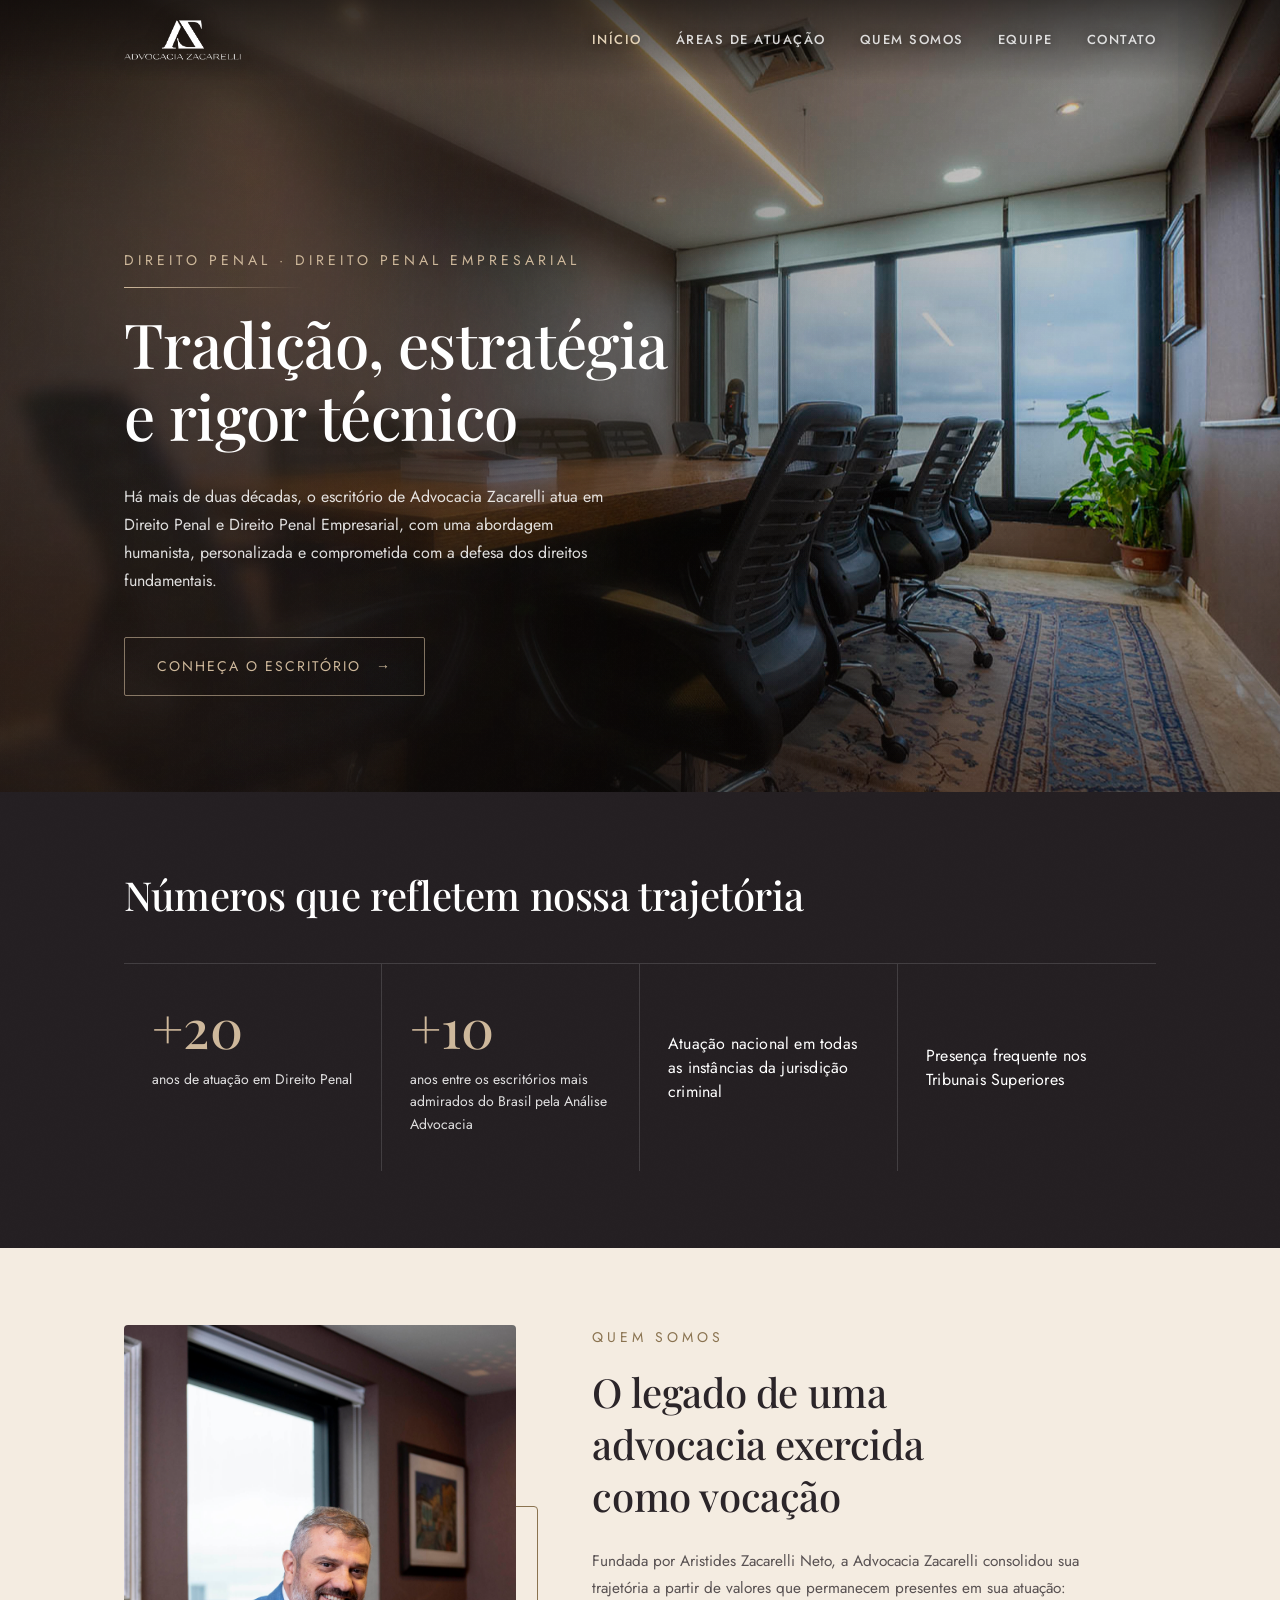
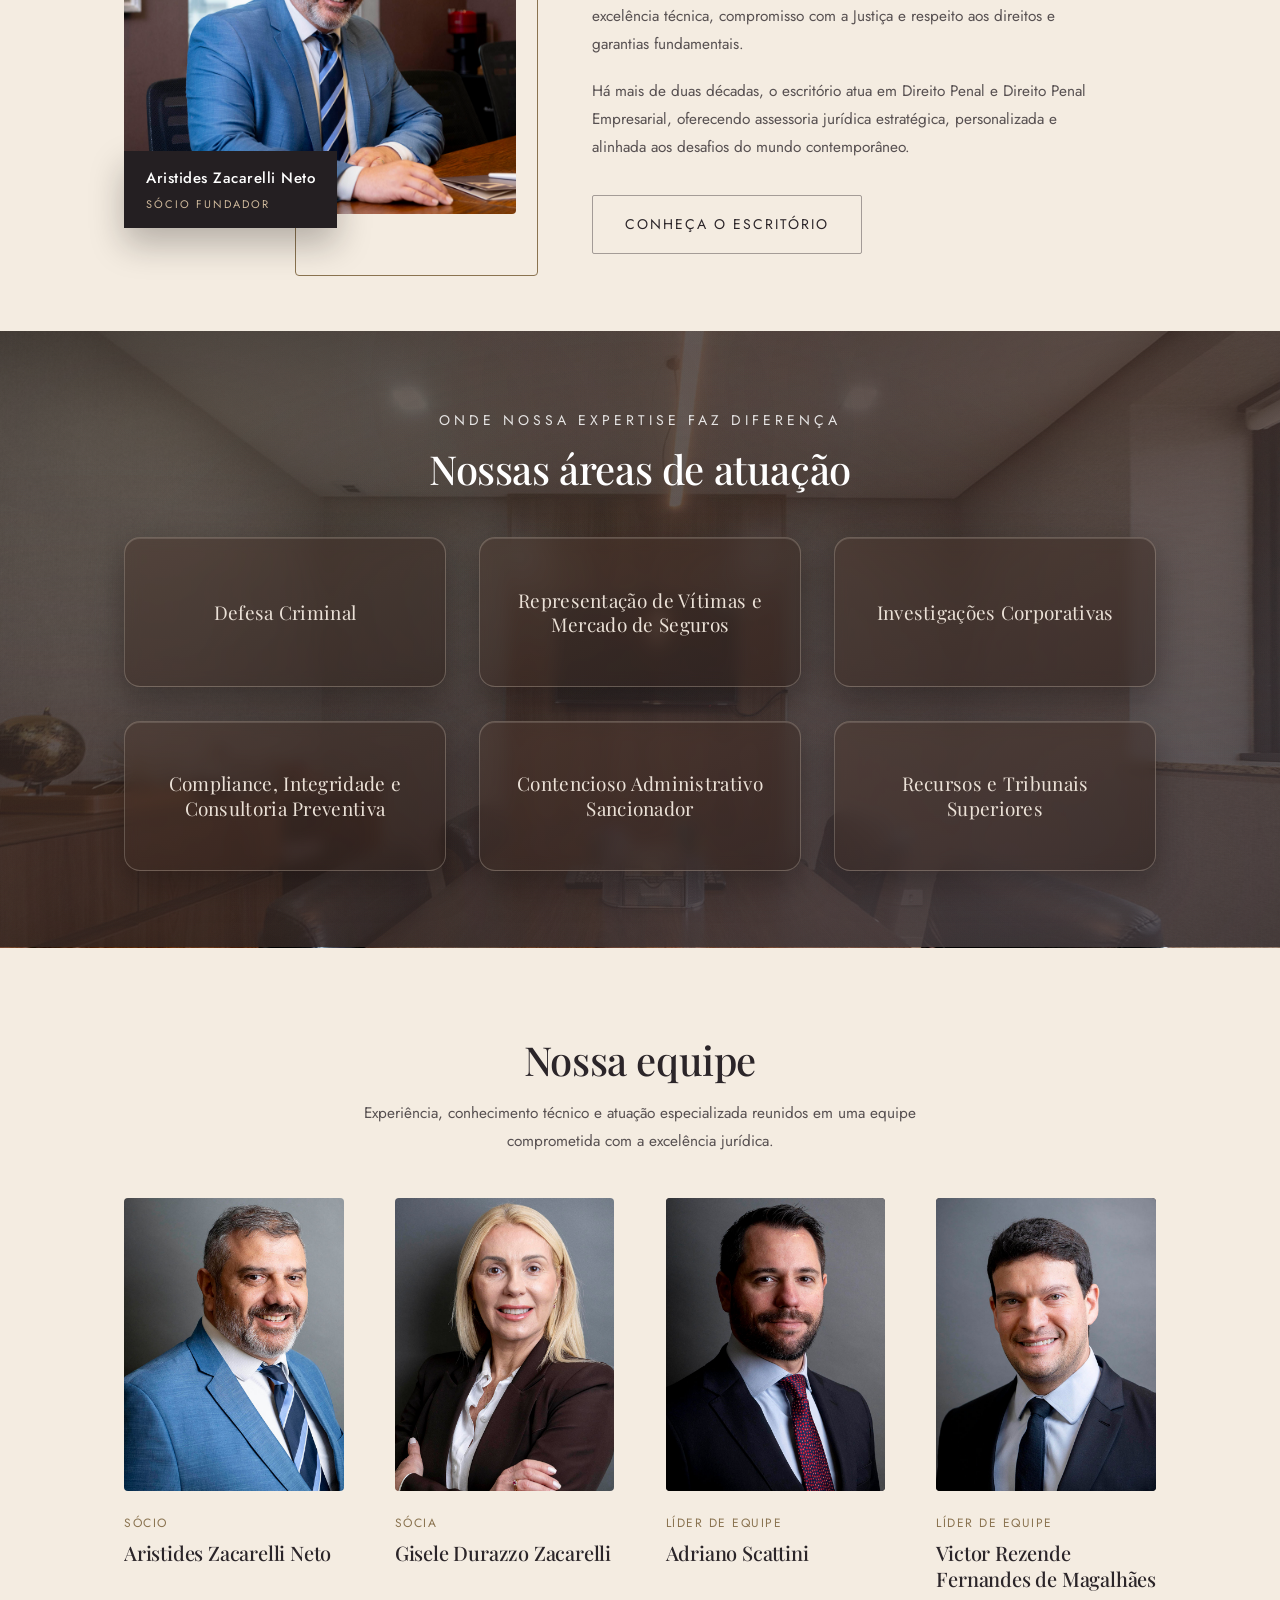
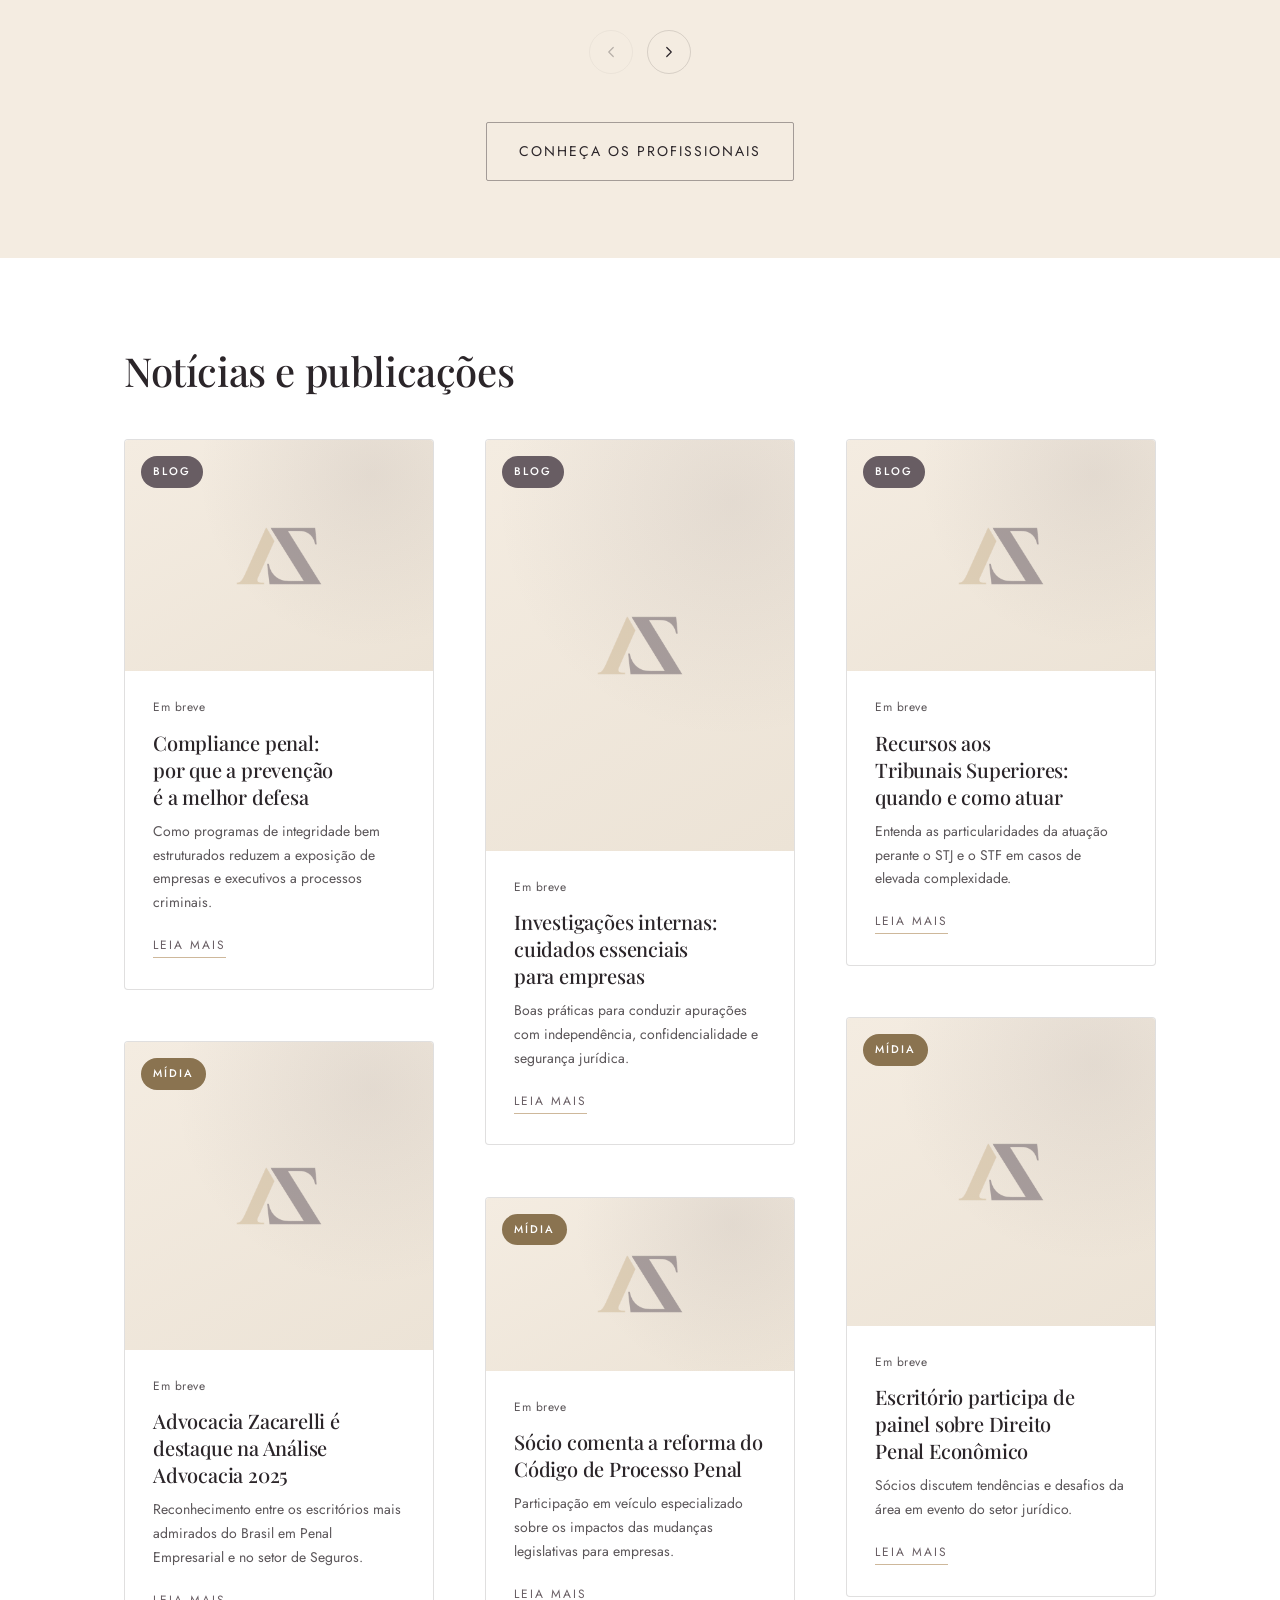
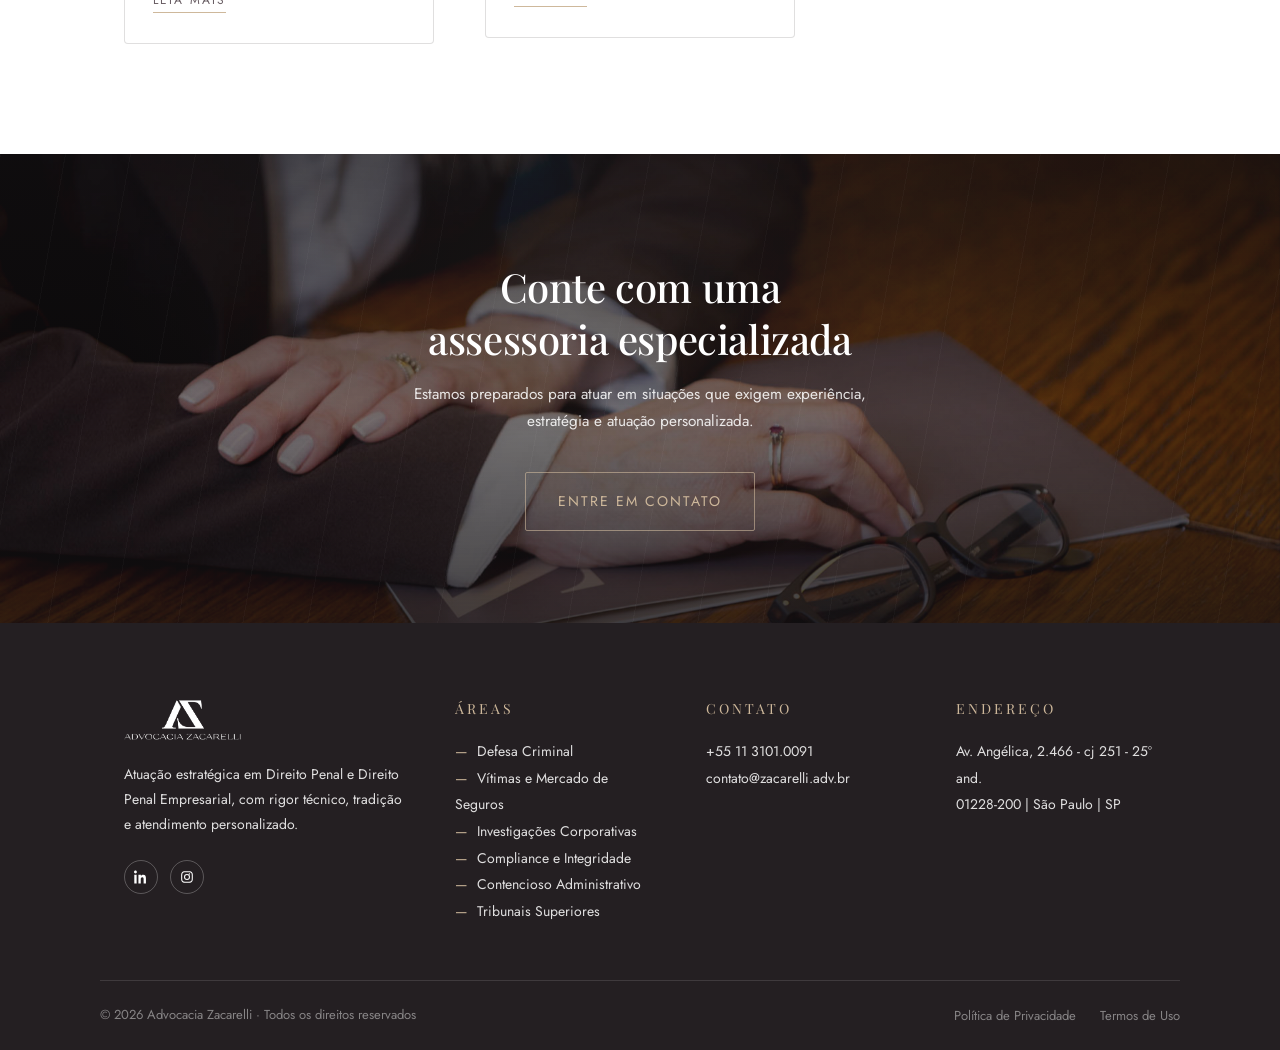
<file: index.html>
<!DOCTYPE html>
<html lang="pt-BR">
<head>
<meta charset="UTF-8">
<meta name="viewport" content="width=device-width, initial-scale=1.0">
<title>Advocacia Zacarelli — Direito Penal e Direito Penal Empresarial</title>
<meta name="description" content="Há mais de duas décadas, o escritório de Advocacia Zacarelli atua em Direito Penal e Direito Penal Empresarial, com uma abordagem humanista, personalizada e comprometida com a defesa dos direitos fundamentais.">
<meta property="og:title" content="Advocacia Zacarelli — Direito Penal e Direito Penal Empresarial">
<meta property="og:description" content="Rigor técnico, tradição e atendimento personalizado em Direito Penal e Direito Penal Empresarial.">
<meta property="og:image" content="assets/img/hero-bg.jpg">
<meta property="og:type" content="website">
<meta name="twitter:card" content="summary_large_image">
<link rel="icon" type="image/png" href="assets/img/favicon-32.png">
<link rel="apple-touch-icon" href="assets/img/favicon.png">
<link rel="preconnect" href="https://fonts.googleapis.com">
<link rel="preconnect" href="https://fonts.gstatic.com" crossorigin>
<link href="https://fonts.googleapis.com/css2?family=Jost:ital,wght@0,300;0,400;0,500;1,400&family=Playfair+Display:ital,wght@0,400;0,500;0,600;1,400;1,500&display=swap" rel="stylesheet">
<script>document.documentElement.classList.add('js')</script>
<link rel="stylesheet" href="css/style.css?v=20260823m">
</head>
<body class="page-home">

<a class="skip-link" href="#conteudo">Ir para o conteúdo</a>

<header id="siteHeader">
  <div class="row nav">
    <a class="brand" href="index.html" aria-label="Advocacia Zacarelli — início">
      <img src="assets/img/logo-white.png" alt="Advocacia Zacarelli">
    </a>
    <ul class="nav-links">
      <li><a href="index.html" class="active">Início</a></li>
      <li><a href="areas-de-atuacao.html">Áreas de Atuação</a></li>
      <li><a href="quem-somos.html">Quem Somos</a></li>
      <li><a href="equipe.html">Equipe</a></li>
      <li><a href="contato.html">Contato</a></li>
    </ul>
    <button class="burger" id="burger" aria-label="Abrir menu" aria-expanded="false" aria-controls="drawer">
      <span></span><span></span><span></span>
    </button>
  </div>
  <div class="drawer" id="drawer">
    <div class="row">
      <ul>
        <li><a href="index.html" class="active">Início</a></li>
        <li><a href="areas-de-atuacao.html">Áreas de Atuação</a></li>
        <li><a href="quem-somos.html">Quem Somos</a></li>
        <li><a href="equipe.html">Equipe</a></li>
        <li><a href="contato.html">Contato</a></li>
      </ul>
    </div>
  </div>
</header>

<main id="conteudo">

<!-- ===== HERO — slider com as duas versões de título para escolha ===== -->
<section class="hero on-photo js-hero" id="top" style="--hero-img:url('assets/img/Ambiente/zacarelli_sala3.jpg');--hero-img-blur:url('assets/img/blur/sala3-blur.jpg');--hero-focal:50% 40%;--hero-zoom:1.12">
  <div class="hero__media js-media" style="background-image:url('assets/img/Ambiente/zacarelli_sala3.jpg')"></div>
  <div class="hero__blur js-media" style="background-image:url('assets/img/blur/sala3-blur.jpg')"></div>
  <div class="hero__dim"></div>
  <div class="hero__scrim"></div>
  <div class="g"><i class="mesh"></i><i class="tint"></i></div>
  <div class="hero__grain"></div>
  <div class="row hero__content">
    <p class="eyebrow rv d1">Direito Penal · Direito Penal Empresarial<span class="rv-rule"></span></p>
    <h1 class="rv-mask"><span class="d2">Tradição, estratégia e rigor técnico</span></h1>
    <p class="hero__lead rv d3">Há mais de duas décadas, o escritório de Advocacia Zacarelli atua em Direito Penal e Direito Penal Empresarial, com uma abordagem humanista, personalizada e comprometida com a defesa dos direitos fundamentais.</p>
    <a class="btn btn-gold rv d4" href="quem-somos.html">Conheça o escritório <span class="btn-arrow">→</span></a>
  </div>
</section>

<!-- ===== NÚMEROS ===== -->
<section class="section stats-band grain">
  <div class="row">
    <div class="section-head reveal">
      <h2>Números que refletem nossa trajetória</h2>
    </div>
    <div class="stats-grid">
      <div class="stat-item reveal">
        <b>+20</b>
        <span>anos de atuação em Direito Penal</span>
      </div>
      <div class="stat-item reveal" style="transition-delay:80ms">
        <b>+10</b>
        <span>anos entre os escritórios mais admirados do Brasil pela Análise Advocacia</span>
      </div>
      <div class="stat-item stat-item--text reveal" style="transition-delay:160ms">
        <span class="stat-highlight">Atuação nacional em todas as instâncias da jurisdição criminal</span>
      </div>
      <div class="stat-item stat-item--text reveal" style="transition-delay:240ms">
        <span class="stat-highlight">Presença frequente nos Tribunais Superiores</span>
      </div>
    </div>
  </div>
</section>

<!-- ===== QUEM SOMOS — destaque do fundador ===== -->
<section class="section alt founder" id="quem-somos">
  <div class="row founder-split">
    <div class="founder-visual reveal">
      <span class="founder-frame" aria-hidden="true"></span>
      <img src="assets/img/Perfil_Equipe/36519_Aristides_Zacarelli_Neto3.jpg" alt="Aristides Zacarelli Neto, sócio fundador da Advocacia Zacarelli">
      <span class="founder-caption">Aristides Zacarelli Neto<em>Sócio Fundador</em></span>
    </div>
    <div class="founder-copy reveal">
      <p class="eyebrow">Quem somos</p>
      <h2>O legado de uma advocacia exercida como vocação</h2>
      <p>Fundada por Aristides Zacarelli Neto, a Advocacia Zacarelli consolidou sua trajetória a partir de valores que permanecem presentes em sua atuação: excelência técnica, compromisso com a Justiça e respeito aos direitos e garantias fundamentais.</p>
      <p>Há mais de duas décadas, o escritório atua em Direito Penal e Direito Penal Empresarial, oferecendo assessoria jurídica estratégica, personalizada e alinhada aos desafios do mundo contemporâneo.</p>
      <a class="btn btn-primary" href="quem-somos.html">Conheça o escritório</a>
    </div>
  </div>
</section>

<!-- ===== ÁREAS DE ATUAÇÃO — VARIAÇÃO NEUMORPHISM (Walnut Noir · títulos Playfair) ===== -->
<section class="section atuacao-neu atuacao-neu--photo areas-vitral" id="atuacao-neu">
  <div class="areas-vitral__photo" data-parallax aria-hidden="true" style="background-image:url('assets/img/Ambiente/zacarelli_sala2.jpg')"></div>
  <div class="areas-vitral__bg" aria-hidden="true"></div>
  <div class="row">
    <div class="section-head center reveal">
      <p class="eyebrow">Onde nossa expertise faz diferença</p>
      <h2>Nossas áreas de atuação</h2>
    </div>
    <div class="areas-neu-grid">
      <a class="area-neu reveal" href="areas-de-atuacao.html#defesa-criminal"><span>Defesa Criminal</span></a>
      <a class="area-neu reveal" style="transition-delay:40ms" href="areas-de-atuacao.html#vitimas-seguros"><span>Representação de Vítimas e Mercado de Seguros</span></a>
      <a class="area-neu reveal" style="transition-delay:80ms" href="areas-de-atuacao.html#investigacoes-corporativas"><span>Investigações Corporativas</span></a>
      <a class="area-neu reveal" style="transition-delay:120ms" href="areas-de-atuacao.html#compliance"><span>Compliance, Integridade e Consultoria Preventiva</span></a>
      <a class="area-neu reveal" style="transition-delay:160ms" href="areas-de-atuacao.html#contencioso-administrativo"><span>Contencioso Administrativo Sancionador</span></a>
      <a class="area-neu reveal" style="transition-delay:200ms" href="areas-de-atuacao.html#tribunais-superiores"><span>Recursos e Tribunais Superiores</span></a>
    </div>
  </div>
</section>


<!-- ===== NOSSA EQUIPE (foto, nome e cargo de cada sócio) ===== -->
<section class="section team-teaser" id="equipe">
  <div class="row">
    <div class="section-head center reveal">
      <h2>Nossa equipe</h2>
      <p>Experiência, conhecimento técnico e atuação especializada reunidos em uma equipe comprometida com a excelência jurídica.</p>
    </div>
    <div class="team-slider">
    <div class="team-track" id="teamTrack">
      <div class="team-card reveal">
        <div class="team-photo">
          <img src="assets/img/Perfil_Equipe/Aristides_Zacarelli_Neto.jpg" alt="Aristides Zacarelli Neto">
          <div class="team-social">
            <a href="#" aria-label="LinkedIn"><svg viewBox="0 0 24 24"><path d="M4.98 3.5C4.98 4.88 3.87 6 2.5 6S0 4.88 0 3.5 1.12 1 2.5 1s2.48 1.12 2.48 2.5zM.5 8h4V23h-4V8zm7.5 0h3.83v2.05h.05c.53-1 1.84-2.05 3.79-2.05 4.06 0 4.81 2.67 4.81 6.14V23h-4v-6.85c0-1.63-.03-3.73-2.27-3.73-2.28 0-2.63 1.78-2.63 3.62V23h-4V8z"/></svg></a>
            <a href="#" aria-label="Instagram"><svg viewBox="0 0 24 24"><path d="M12 2c2.72 0 3.06.01 4.12.06 1.06.05 1.79.22 2.43.47a4.9 4.9 0 0 1 1.77 1.15 4.9 4.9 0 0 1 1.15 1.77c.25.64.42 1.37.47 2.43.05 1.06.06 1.4.06 4.12s-.01 3.06-.06 4.12c-.05 1.06-.22 1.79-.47 2.43a4.9 4.9 0 0 1-1.15 1.77 4.9 4.9 0 0 1-1.77 1.15c-.64.25-1.37.42-2.43.47-1.06.05-1.4.06-4.12.06s-3.06-.01-4.12-.06c-1.06-.05-1.79-.22-2.43-.47a4.9 4.9 0 0 1-1.77-1.15 4.9 4.9 0 0 1-1.15-1.77c-.25-.64-.42-1.37-.47-2.43C2.01 15.06 2 14.72 2 12s.01-3.06.06-4.12c.05-1.06.22-1.79.47-2.43a4.9 4.9 0 0 1 1.15-1.77A4.9 4.9 0 0 1 5.45 2.53c.64-.25 1.37-.42 2.43-.47C8.94 2.01 9.28 2 12 2zm0 1.8c-2.67 0-2.99.01-4.04.06-.97.04-1.5.2-1.85.34-.46.18-.79.4-1.14.75-.35.35-.57.68-.75 1.14-.14.35-.3.88-.34 1.85C3.83 9 3.82 9.32 3.82 12s.01 3 .06 4.04c.04.97.2 1.5.34 1.85.18.46.4.79.75 1.14.35.35.68.57 1.14.75.35.14.88.3 1.85.34 1.05.05 1.37.06 4.04.06s2.99-.01 4.04-.06c.97-.04 1.5-.2 1.85-.34.46-.18.79-.4 1.14-.75.35-.35.57-.68.75-1.14.14-.35.3-.88.34-1.85.05-1.04.06-1.37.06-4.04s-.01-2.99-.06-4.04c-.04-.97-.2-1.5-.34-1.85a3.1 3.1 0 0 0-.75-1.14 3.1 3.1 0 0 0-1.14-.75c-.35-.14-.88-.3-1.85-.34C14.99 3.81 14.67 3.8 12 3.8zm0 3.05a5.15 5.15 0 1 1 0 10.3 5.15 5.15 0 0 1 0-10.3zm0 1.8a3.35 3.35 0 1 0 0 6.7 3.35 3.35 0 0 0 0-6.7zm5.35-1.98a1.2 1.2 0 1 1-2.4 0 1.2 1.2 0 0 1 2.4 0z"/></svg></a>
          </div>
        </div>
        <p class="role">Sócio</p>
        <h3>Aristides Zacarelli Neto</h3>
      </div>
      <div class="team-card reveal" style="transition-delay:60ms">
        <div class="team-photo">
          <img src="assets/img/Perfil_Equipe/Gisele_Durazzo_Zacarelli.jpg" alt="Gisele Durazzo Zacarelli">
          <div class="team-social">
            <a href="#" aria-label="LinkedIn"><svg viewBox="0 0 24 24"><path d="M4.98 3.5C4.98 4.88 3.87 6 2.5 6S0 4.88 0 3.5 1.12 1 2.5 1s2.48 1.12 2.48 2.5zM.5 8h4V23h-4V8zm7.5 0h3.83v2.05h.05c.53-1 1.84-2.05 3.79-2.05 4.06 0 4.81 2.67 4.81 6.14V23h-4v-6.85c0-1.63-.03-3.73-2.27-3.73-2.28 0-2.63 1.78-2.63 3.62V23h-4V8z"/></svg></a>
            <a href="#" aria-label="Instagram"><svg viewBox="0 0 24 24"><path d="M12 2c2.72 0 3.06.01 4.12.06 1.06.05 1.79.22 2.43.47a4.9 4.9 0 0 1 1.77 1.15 4.9 4.9 0 0 1 1.15 1.77c.25.64.42 1.37.47 2.43.05 1.06.06 1.4.06 4.12s-.01 3.06-.06 4.12c-.05 1.06-.22 1.79-.47 2.43a4.9 4.9 0 0 1-1.15 1.77 4.9 4.9 0 0 1-1.77 1.15c-.64.25-1.37.42-2.43.47-1.06.05-1.4.06-4.12.06s-3.06-.01-4.12-.06c-1.06-.05-1.79-.22-2.43-.47a4.9 4.9 0 0 1-1.77-1.15 4.9 4.9 0 0 1-1.15-1.77c-.25-.64-.42-1.37-.47-2.43C2.01 15.06 2 14.72 2 12s.01-3.06.06-4.12c.05-1.06.22-1.79.47-2.43a4.9 4.9 0 0 1 1.15-1.77A4.9 4.9 0 0 1 5.45 2.53c.64-.25 1.37-.42 2.43-.47C8.94 2.01 9.28 2 12 2zm0 1.8c-2.67 0-2.99.01-4.04.06-.97.04-1.5.2-1.85.34-.46.18-.79.4-1.14.75-.35.35-.57.68-.75 1.14-.14.35-.3.88-.34 1.85C3.83 9 3.82 9.32 3.82 12s.01 3 .06 4.04c.04.97.2 1.5.34 1.85.18.46.4.79.75 1.14.35.35.68.57 1.14.75.35.14.88.3 1.85.34 1.05.05 1.37.06 4.04.06s2.99-.01 4.04-.06c.97-.04 1.5-.2 1.85-.34.46-.18.79-.4 1.14-.75.35-.35.57-.68.75-1.14.14-.35.3-.88.34-1.85.05-1.04.06-1.37.06-4.04s-.01-2.99-.06-4.04c-.04-.97-.2-1.5-.34-1.85a3.1 3.1 0 0 0-.75-1.14 3.1 3.1 0 0 0-1.14-.75c-.35-.14-.88-.3-1.85-.34C14.99 3.81 14.67 3.8 12 3.8zm0 3.05a5.15 5.15 0 1 1 0 10.3 5.15 5.15 0 0 1 0-10.3zm0 1.8a3.35 3.35 0 1 0 0 6.7 3.35 3.35 0 0 0 0-6.7zm5.35-1.98a1.2 1.2 0 1 1-2.4 0 1.2 1.2 0 0 1 2.4 0z"/></svg></a>
          </div>
        </div>
        <p class="role">Sócia</p>
        <h3>Gisele Durazzo Zacarelli</h3>
      </div>
      <div class="team-card reveal" style="transition-delay:120ms">
        <div class="team-photo">
          <img src="assets/img/Perfil_Equipe/Adriano_Scattini.jpg" alt="Adriano Scattini">
          <div class="team-social">
            <a href="#" aria-label="LinkedIn"><svg viewBox="0 0 24 24"><path d="M4.98 3.5C4.98 4.88 3.87 6 2.5 6S0 4.88 0 3.5 1.12 1 2.5 1s2.48 1.12 2.48 2.5zM.5 8h4V23h-4V8zm7.5 0h3.83v2.05h.05c.53-1 1.84-2.05 3.79-2.05 4.06 0 4.81 2.67 4.81 6.14V23h-4v-6.85c0-1.63-.03-3.73-2.27-3.73-2.28 0-2.63 1.78-2.63 3.62V23h-4V8z"/></svg></a>
            <a href="#" aria-label="Instagram"><svg viewBox="0 0 24 24"><path d="M12 2c2.72 0 3.06.01 4.12.06 1.06.05 1.79.22 2.43.47a4.9 4.9 0 0 1 1.77 1.15 4.9 4.9 0 0 1 1.15 1.77c.25.64.42 1.37.47 2.43.05 1.06.06 1.4.06 4.12s-.01 3.06-.06 4.12c-.05 1.06-.22 1.79-.47 2.43a4.9 4.9 0 0 1-1.15 1.77 4.9 4.9 0 0 1-1.77 1.15c-.64.25-1.37.42-2.43.47-1.06.05-1.4.06-4.12.06s-3.06-.01-4.12-.06c-1.06-.05-1.79-.22-2.43-.47a4.9 4.9 0 0 1-1.77-1.15 4.9 4.9 0 0 1-1.15-1.77c-.25-.64-.42-1.37-.47-2.43C2.01 15.06 2 14.72 2 12s.01-3.06.06-4.12c.05-1.06.22-1.79.47-2.43a4.9 4.9 0 0 1 1.15-1.77A4.9 4.9 0 0 1 5.45 2.53c.64-.25 1.37-.42 2.43-.47C8.94 2.01 9.28 2 12 2zm0 1.8c-2.67 0-2.99.01-4.04.06-.97.04-1.5.2-1.85.34-.46.18-.79.4-1.14.75-.35.35-.57.68-.75 1.14-.14.35-.3.88-.34 1.85C3.83 9 3.82 9.32 3.82 12s.01 3 .06 4.04c.04.97.2 1.5.34 1.85.18.46.4.79.75 1.14.35.35.68.57 1.14.75.35.14.88.3 1.85.34 1.05.05 1.37.06 4.04.06s2.99-.01 4.04-.06c.97-.04 1.5-.2 1.85-.34.46-.18.79-.4 1.14-.75.35-.35.57-.68.75-1.14.14-.35.3-.88.34-1.85.05-1.04.06-1.37.06-4.04s-.01-2.99-.06-4.04c-.04-.97-.2-1.5-.34-1.85a3.1 3.1 0 0 0-.75-1.14 3.1 3.1 0 0 0-1.14-.75c-.35-.14-.88-.3-1.85-.34C14.99 3.81 14.67 3.8 12 3.8zm0 3.05a5.15 5.15 0 1 1 0 10.3 5.15 5.15 0 0 1 0-10.3zm0 1.8a3.35 3.35 0 1 0 0 6.7 3.35 3.35 0 0 0 0-6.7zm5.35-1.98a1.2 1.2 0 1 1-2.4 0 1.2 1.2 0 0 1 2.4 0z"/></svg></a>
          </div>
        </div>
        <p class="role">Líder de Equipe</p>
        <h3>Adriano Scattini</h3>
      </div>
      <div class="team-card reveal" style="transition-delay:180ms">
        <div class="team-photo">
          <img src="assets/img/Perfil_Equipe/Victor_Rezende_Fernandes_de_Magalhaes.jpg" alt="Victor Rezende Fernandes de Magalhães">
          <div class="team-social">
            <a href="#" aria-label="LinkedIn"><svg viewBox="0 0 24 24"><path d="M4.98 3.5C4.98 4.88 3.87 6 2.5 6S0 4.88 0 3.5 1.12 1 2.5 1s2.48 1.12 2.48 2.5zM.5 8h4V23h-4V8zm7.5 0h3.83v2.05h.05c.53-1 1.84-2.05 3.79-2.05 4.06 0 4.81 2.67 4.81 6.14V23h-4v-6.85c0-1.63-.03-3.73-2.27-3.73-2.28 0-2.63 1.78-2.63 3.62V23h-4V8z"/></svg></a>
            <a href="#" aria-label="Instagram"><svg viewBox="0 0 24 24"><path d="M12 2c2.72 0 3.06.01 4.12.06 1.06.05 1.79.22 2.43.47a4.9 4.9 0 0 1 1.77 1.15 4.9 4.9 0 0 1 1.15 1.77c.25.64.42 1.37.47 2.43.05 1.06.06 1.4.06 4.12s-.01 3.06-.06 4.12c-.05 1.06-.22 1.79-.47 2.43a4.9 4.9 0 0 1-1.15 1.77 4.9 4.9 0 0 1-1.77 1.15c-.64.25-1.37.42-2.43.47-1.06.05-1.4.06-4.12.06s-3.06-.01-4.12-.06c-1.06-.05-1.79-.22-2.43-.47a4.9 4.9 0 0 1-1.77-1.15 4.9 4.9 0 0 1-1.15-1.77c-.25-.64-.42-1.37-.47-2.43C2.01 15.06 2 14.72 2 12s.01-3.06.06-4.12c.05-1.06.22-1.79.47-2.43a4.9 4.9 0 0 1 1.15-1.77A4.9 4.9 0 0 1 5.45 2.53c.64-.25 1.37-.42 2.43-.47C8.94 2.01 9.28 2 12 2zm0 1.8c-2.67 0-2.99.01-4.04.06-.97.04-1.5.2-1.85.34-.46.18-.79.4-1.14.75-.35.35-.57.68-.75 1.14-.14.35-.3.88-.34 1.85C3.83 9 3.82 9.32 3.82 12s.01 3 .06 4.04c.04.97.2 1.5.34 1.85.18.46.4.79.75 1.14.35.35.68.57 1.14.75.35.14.88.3 1.85.34 1.05.05 1.37.06 4.04.06s2.99-.01 4.04-.06c.97-.04 1.5-.2 1.85-.34.46-.18.79-.4 1.14-.75.35-.35.57-.68.75-1.14.14-.35.3-.88.34-1.85.05-1.04.06-1.37.06-4.04s-.01-2.99-.06-4.04c-.04-.97-.2-1.5-.34-1.85a3.1 3.1 0 0 0-.75-1.14 3.1 3.1 0 0 0-1.14-.75c-.35-.14-.88-.3-1.85-.34C14.99 3.81 14.67 3.8 12 3.8zm0 3.05a5.15 5.15 0 1 1 0 10.3 5.15 5.15 0 0 1 0-10.3zm0 1.8a3.35 3.35 0 1 0 0 6.7 3.35 3.35 0 0 0 0-6.7zm5.35-1.98a1.2 1.2 0 1 1-2.4 0 1.2 1.2 0 0 1 2.4 0z"/></svg></a>
          </div>
        </div>
        <p class="role">Líder de Equipe</p>
        <h3>Victor Rezende Fernandes de Magalhães</h3>
      </div>
      <div class="team-card reveal" style="transition-delay:240ms">
        <div class="team-photo">
          <img src="assets/img/Perfil_Equipe/Danilo_Bacoccina_Cavalcante.jpg" alt="Danilo Bacoccina Cavalcante">
          <div class="team-social">
            <a href="#" aria-label="LinkedIn"><svg viewBox="0 0 24 24"><path d="M4.98 3.5C4.98 4.88 3.87 6 2.5 6S0 4.88 0 3.5 1.12 1 2.5 1s2.48 1.12 2.48 2.5zM.5 8h4V23h-4V8zm7.5 0h3.83v2.05h.05c.53-1 1.84-2.05 3.79-2.05 4.06 0 4.81 2.67 4.81 6.14V23h-4v-6.85c0-1.63-.03-3.73-2.27-3.73-2.28 0-2.63 1.78-2.63 3.62V23h-4V8z"/></svg></a>
            <a href="#" aria-label="Instagram"><svg viewBox="0 0 24 24"><path d="M12 2c2.72 0 3.06.01 4.12.06 1.06.05 1.79.22 2.43.47a4.9 4.9 0 0 1 1.77 1.15 4.9 4.9 0 0 1 1.15 1.77c.25.64.42 1.37.47 2.43.05 1.06.06 1.4.06 4.12s-.01 3.06-.06 4.12c-.05 1.06-.22 1.79-.47 2.43a4.9 4.9 0 0 1-1.15 1.77 4.9 4.9 0 0 1-1.77 1.15c-.64.25-1.37.42-2.43.47-1.06.05-1.4.06-4.12.06s-3.06-.01-4.12-.06c-1.06-.05-1.79-.22-2.43-.47a4.9 4.9 0 0 1-1.77-1.15 4.9 4.9 0 0 1-1.15-1.77c-.25-.64-.42-1.37-.47-2.43C2.01 15.06 2 14.72 2 12s.01-3.06.06-4.12c.05-1.06.22-1.79.47-2.43a4.9 4.9 0 0 1 1.15-1.77A4.9 4.9 0 0 1 5.45 2.53c.64-.25 1.37-.42 2.43-.47C8.94 2.01 9.28 2 12 2zm0 1.8c-2.67 0-2.99.01-4.04.06-.97.04-1.5.2-1.85.34-.46.18-.79.4-1.14.75-.35.35-.57.68-.75 1.14-.14.35-.3.88-.34 1.85C3.83 9 3.82 9.32 3.82 12s.01 3 .06 4.04c.04.97.2 1.5.34 1.85.18.46.4.79.75 1.14.35.35.68.57 1.14.75.35.14.88.3 1.85.34 1.05.05 1.37.06 4.04.06s2.99-.01 4.04-.06c.97-.04 1.5-.2 1.85-.34.46-.18.79-.4 1.14-.75.35-.35.57-.68.75-1.14.14-.35.3-.88.34-1.85.05-1.04.06-1.37.06-4.04s-.01-2.99-.06-4.04c-.04-.97-.2-1.5-.34-1.85a3.1 3.1 0 0 0-.75-1.14 3.1 3.1 0 0 0-1.14-.75c-.35-.14-.88-.3-1.85-.34C14.99 3.81 14.67 3.8 12 3.8zm0 3.05a5.15 5.15 0 1 1 0 10.3 5.15 5.15 0 0 1 0-10.3zm0 1.8a3.35 3.35 0 1 0 0 6.7 3.35 3.35 0 0 0 0-6.7zm5.35-1.98a1.2 1.2 0 1 1-2.4 0 1.2 1.2 0 0 1 2.4 0z"/></svg></a>
          </div>
        </div>
        <p class="role">Advogado</p>
        <h3>Danilo Bacoccina Cavalcante</h3>
      </div>
      <div class="team-card reveal" style="transition-delay:300ms">
        <div class="team-photo">
          <img src="assets/img/Perfil_Equipe/Luigi_Durazzo_Zacarelli.jpg" alt="Luigi Durazzo Zacarelli">
          <div class="team-social">
            <a href="#" aria-label="LinkedIn"><svg viewBox="0 0 24 24"><path d="M4.98 3.5C4.98 4.88 3.87 6 2.5 6S0 4.88 0 3.5 1.12 1 2.5 1s2.48 1.12 2.48 2.5zM.5 8h4V23h-4V8zm7.5 0h3.83v2.05h.05c.53-1 1.84-2.05 3.79-2.05 4.06 0 4.81 2.67 4.81 6.14V23h-4v-6.85c0-1.63-.03-3.73-2.27-3.73-2.28 0-2.63 1.78-2.63 3.62V23h-4V8z"/></svg></a>
            <a href="#" aria-label="Instagram"><svg viewBox="0 0 24 24"><path d="M12 2c2.72 0 3.06.01 4.12.06 1.06.05 1.79.22 2.43.47a4.9 4.9 0 0 1 1.77 1.15 4.9 4.9 0 0 1 1.15 1.77c.25.64.42 1.37.47 2.43.05 1.06.06 1.4.06 4.12s-.01 3.06-.06 4.12c-.05 1.06-.22 1.79-.47 2.43a4.9 4.9 0 0 1-1.15 1.77 4.9 4.9 0 0 1-1.77 1.15c-.64.25-1.37.42-2.43.47-1.06.05-1.4.06-4.12.06s-3.06-.01-4.12-.06c-1.06-.05-1.79-.22-2.43-.47a4.9 4.9 0 0 1-1.77-1.15 4.9 4.9 0 0 1-1.15-1.77c-.25-.64-.42-1.37-.47-2.43C2.01 15.06 2 14.72 2 12s.01-3.06.06-4.12c.05-1.06.22-1.79.47-2.43a4.9 4.9 0 0 1 1.15-1.77A4.9 4.9 0 0 1 5.45 2.53c.64-.25 1.37-.42 2.43-.47C8.94 2.01 9.28 2 12 2zm0 1.8c-2.67 0-2.99.01-4.04.06-.97.04-1.5.2-1.85.34-.46.18-.79.4-1.14.75-.35.35-.57.68-.75 1.14-.14.35-.3.88-.34 1.85C3.83 9 3.82 9.32 3.82 12s.01 3 .06 4.04c.04.97.2 1.5.34 1.85.18.46.4.79.75 1.14.35.35.68.57 1.14.75.35.14.88.3 1.85.34 1.05.05 1.37.06 4.04.06s2.99-.01 4.04-.06c.97-.04 1.5-.2 1.85-.34.46-.18.79-.4 1.14-.75.35-.35.57-.68.75-1.14.14-.35.3-.88.34-1.85.05-1.04.06-1.37.06-4.04s-.01-2.99-.06-4.04c-.04-.97-.2-1.5-.34-1.85a3.1 3.1 0 0 0-.75-1.14 3.1 3.1 0 0 0-1.14-.75c-.35-.14-.88-.3-1.85-.34C14.99 3.81 14.67 3.8 12 3.8zm0 3.05a5.15 5.15 0 1 1 0 10.3 5.15 5.15 0 0 1 0-10.3zm0 1.8a3.35 3.35 0 1 0 0 6.7 3.35 3.35 0 0 0 0-6.7zm5.35-1.98a1.2 1.2 0 1 1-2.4 0 1.2 1.2 0 0 1 2.4 0z"/></svg></a>
          </div>
        </div>
        <p class="role">Advogado</p>
        <h3>Luigi Durazzo Zacarelli</h3>
      </div>
      <div class="team-card reveal" style="transition-delay:360ms">
        <div class="team-photo">
          <img src="assets/img/Perfil_Equipe/Paulo_Matarezio_Filho.jpg" alt="Paulo Matarezio Filho">
          <div class="team-social">
            <a href="#" aria-label="LinkedIn"><svg viewBox="0 0 24 24"><path d="M4.98 3.5C4.98 4.88 3.87 6 2.5 6S0 4.88 0 3.5 1.12 1 2.5 1s2.48 1.12 2.48 2.5zM.5 8h4V23h-4V8zm7.5 0h3.83v2.05h.05c.53-1 1.84-2.05 3.79-2.05 4.06 0 4.81 2.67 4.81 6.14V23h-4v-6.85c0-1.63-.03-3.73-2.27-3.73-2.28 0-2.63 1.78-2.63 3.62V23h-4V8z"/></svg></a>
            <a href="#" aria-label="Instagram"><svg viewBox="0 0 24 24"><path d="M12 2c2.72 0 3.06.01 4.12.06 1.06.05 1.79.22 2.43.47a4.9 4.9 0 0 1 1.77 1.15 4.9 4.9 0 0 1 1.15 1.77c.25.64.42 1.37.47 2.43.05 1.06.06 1.4.06 4.12s-.01 3.06-.06 4.12c-.05 1.06-.22 1.79-.47 2.43a4.9 4.9 0 0 1-1.15 1.77 4.9 4.9 0 0 1-1.77 1.15c-.64.25-1.37.42-2.43.47-1.06.05-1.4.06-4.12.06s-3.06-.01-4.12-.06c-1.06-.05-1.79-.22-2.43-.47a4.9 4.9 0 0 1-1.77-1.15 4.9 4.9 0 0 1-1.15-1.77c-.25-.64-.42-1.37-.47-2.43C2.01 15.06 2 14.72 2 12s.01-3.06.06-4.12c.05-1.06.22-1.79.47-2.43a4.9 4.9 0 0 1 1.15-1.77A4.9 4.9 0 0 1 5.45 2.53c.64-.25 1.37-.42 2.43-.47C8.94 2.01 9.28 2 12 2zm0 1.8c-2.67 0-2.99.01-4.04.06-.97.04-1.5.2-1.85.34-.46.18-.79.4-1.14.75-.35.35-.57.68-.75 1.14-.14.35-.3.88-.34 1.85C3.83 9 3.82 9.32 3.82 12s.01 3 .06 4.04c.04.97.2 1.5.34 1.85.18.46.4.79.75 1.14.35.35.68.57 1.14.75.35.14.88.3 1.85.34 1.05.05 1.37.06 4.04.06s2.99-.01 4.04-.06c.97-.04 1.5-.2 1.85-.34.46-.18.79-.4 1.14-.75.35-.35.57-.68.75-1.14.14-.35.3-.88.34-1.85.05-1.04.06-1.37.06-4.04s-.01-2.99-.06-4.04c-.04-.97-.2-1.5-.34-1.85a3.1 3.1 0 0 0-.75-1.14 3.1 3.1 0 0 0-1.14-.75c-.35-.14-.88-.3-1.85-.34C14.99 3.81 14.67 3.8 12 3.8zm0 3.05a5.15 5.15 0 1 1 0 10.3 5.15 5.15 0 0 1 0-10.3zm0 1.8a3.35 3.35 0 1 0 0 6.7 3.35 3.35 0 0 0 0-6.7zm5.35-1.98a1.2 1.2 0 1 1-2.4 0 1.2 1.2 0 0 1 2.4 0z"/></svg></a>
          </div>
        </div>
        <p class="role">Advogado</p>
        <h3>Paulo Matarezio Filho</h3>
      </div>
      <div class="team-card reveal" style="transition-delay:420ms">
        <div class="team-photo">
          <img src="assets/img/Perfil_Equipe/Pedro_Martins_de_Oliveira_Reis.jpg" alt="Pedro Martins de Oliveira Reis">
          <div class="team-social">
            <a href="#" aria-label="LinkedIn"><svg viewBox="0 0 24 24"><path d="M4.98 3.5C4.98 4.88 3.87 6 2.5 6S0 4.88 0 3.5 1.12 1 2.5 1s2.48 1.12 2.48 2.5zM.5 8h4V23h-4V8zm7.5 0h3.83v2.05h.05c.53-1 1.84-2.05 3.79-2.05 4.06 0 4.81 2.67 4.81 6.14V23h-4v-6.85c0-1.63-.03-3.73-2.27-3.73-2.28 0-2.63 1.78-2.63 3.62V23h-4V8z"/></svg></a>
            <a href="#" aria-label="Instagram"><svg viewBox="0 0 24 24"><path d="M12 2c2.72 0 3.06.01 4.12.06 1.06.05 1.79.22 2.43.47a4.9 4.9 0 0 1 1.77 1.15 4.9 4.9 0 0 1 1.15 1.77c.25.64.42 1.37.47 2.43.05 1.06.06 1.4.06 4.12s-.01 3.06-.06 4.12c-.05 1.06-.22 1.79-.47 2.43a4.9 4.9 0 0 1-1.15 1.77 4.9 4.9 0 0 1-1.77 1.15c-.64.25-1.37.42-2.43.47-1.06.05-1.4.06-4.12.06s-3.06-.01-4.12-.06c-1.06-.05-1.79-.22-2.43-.47a4.9 4.9 0 0 1-1.77-1.15 4.9 4.9 0 0 1-1.15-1.77c-.25-.64-.42-1.37-.47-2.43C2.01 15.06 2 14.72 2 12s.01-3.06.06-4.12c.05-1.06.22-1.79.47-2.43a4.9 4.9 0 0 1 1.15-1.77A4.9 4.9 0 0 1 5.45 2.53c.64-.25 1.37-.42 2.43-.47C8.94 2.01 9.28 2 12 2zm0 1.8c-2.67 0-2.99.01-4.04.06-.97.04-1.5.2-1.85.34-.46.18-.79.4-1.14.75-.35.35-.57.68-.75 1.14-.14.35-.3.88-.34 1.85C3.83 9 3.82 9.32 3.82 12s.01 3 .06 4.04c.04.97.2 1.5.34 1.85.18.46.4.79.75 1.14.35.35.68.57 1.14.75.35.14.88.3 1.85.34 1.05.05 1.37.06 4.04.06s2.99-.01 4.04-.06c.97-.04 1.5-.2 1.85-.34.46-.18.79-.4 1.14-.75.35-.35.57-.68.75-1.14.14-.35.3-.88.34-1.85.05-1.04.06-1.37.06-4.04s-.01-2.99-.06-4.04c-.04-.97-.2-1.5-.34-1.85a3.1 3.1 0 0 0-.75-1.14 3.1 3.1 0 0 0-1.14-.75c-.35-.14-.88-.3-1.85-.34C14.99 3.81 14.67 3.8 12 3.8zm0 3.05a5.15 5.15 0 1 1 0 10.3 5.15 5.15 0 0 1 0-10.3zm0 1.8a3.35 3.35 0 1 0 0 6.7 3.35 3.35 0 0 0 0-6.7zm5.35-1.98a1.2 1.2 0 1 1-2.4 0 1.2 1.2 0 0 1 2.4 0z"/></svg></a>
          </div>
        </div>
        <p class="role">Advogado</p>
        <h3>Pedro Martins de Oliveira Reis</h3>
      </div>
    </div>
    <div class="team-slider-controls">
      <button class="team-nav prev" type="button" aria-label="Ver membros anteriores">
        <svg viewBox="0 0 24 24" fill="none" stroke="currentColor" stroke-width="1.6" stroke-linecap="round" stroke-linejoin="round"><path d="M15 6l-6 6 6 6"/></svg>
      </button>
      <button class="team-nav next" type="button" aria-label="Ver próximos membros">
        <svg viewBox="0 0 24 24" fill="none" stroke="currentColor" stroke-width="1.6" stroke-linecap="round" stroke-linejoin="round"><path d="M9 6l6 6-6 6"/></svg>
      </button>
    </div>
    </div>
    <div class="reveal" style="text-align:center;margin-top:48px">
      <a class="btn btn-primary" href="equipe.html">Conheça os profissionais</a>
    </div>
  </div>
</section>

<!-- ===== NOTÍCIAS (placeholder — mescla de blog e mídia, masonry) ===== -->
<section class="section" id="noticias">
  <div class="row">
    <div class="section-head reveal">
      <h2>Notícias e publicações</h2>
    </div>
    <div class="news-masonry">
      <div class="news-card reveal">
        <div class="news-thumb" style="aspect-ratio:4/3">
          <span class="news-tag news-tag--blog">Blog</span>
          <img src="assets/img/logo-mark-color.png" alt="">
        </div>
        <div class="news-body">
          <span class="news-date">Em breve</span>
          <h3>Compliance penal: por que a prevenção é a melhor defesa</h3>
          <p>Como programas de integridade bem estruturados reduzem a exposição de empresas e executivos a processos criminais.</p>
          <span class="news-more">Leia mais</span>
        </div>
      </div>
      <div class="news-card reveal" style="transition-delay:60ms">
        <div class="news-thumb" style="aspect-ratio:1/1">
          <span class="news-tag news-tag--midia">Mídia</span>
          <img src="assets/img/logo-mark-color.png" alt="">
        </div>
        <div class="news-body">
          <span class="news-date">Em breve</span>
          <h3>Advocacia Zacarelli é destaque na Análise Advocacia 2025</h3>
          <p>Reconhecimento entre os escritórios mais admirados do Brasil em Penal Empresarial e no setor de Seguros.</p>
          <span class="news-more">Leia mais</span>
        </div>
      </div>
      <div class="news-card reveal" style="transition-delay:120ms">
        <div class="news-thumb" style="aspect-ratio:3/4">
          <span class="news-tag news-tag--blog">Blog</span>
          <img src="assets/img/logo-mark-color.png" alt="">
        </div>
        <div class="news-body">
          <span class="news-date">Em breve</span>
          <h3>Investigações internas: cuidados essenciais para empresas</h3>
          <p>Boas práticas para conduzir apurações com independência, confidencialidade e segurança jurídica.</p>
          <span class="news-more">Leia mais</span>
        </div>
      </div>
      <div class="news-card reveal" style="transition-delay:60ms">
        <div class="news-thumb" style="aspect-ratio:16/9">
          <span class="news-tag news-tag--midia">Mídia</span>
          <img src="assets/img/logo-mark-color.png" alt="">
        </div>
        <div class="news-body">
          <span class="news-date">Em breve</span>
          <h3>Sócio comenta a reforma do Código de Processo Penal</h3>
          <p>Participação em veículo especializado sobre os impactos das mudanças legislativas para empresas.</p>
          <span class="news-more">Leia mais</span>
        </div>
      </div>
      <div class="news-card reveal" style="transition-delay:120ms">
        <div class="news-thumb" style="aspect-ratio:4/3">
          <span class="news-tag news-tag--blog">Blog</span>
          <img src="assets/img/logo-mark-color.png" alt="">
        </div>
        <div class="news-body">
          <span class="news-date">Em breve</span>
          <h3>Recursos aos Tribunais Superiores: quando e como atuar</h3>
          <p>Entenda as particularidades da atuação perante o STJ e o STF em casos de elevada complexidade.</p>
          <span class="news-more">Leia mais</span>
        </div>
      </div>
      <div class="news-card reveal" style="transition-delay:180ms">
        <div class="news-thumb" style="aspect-ratio:1/1">
          <span class="news-tag news-tag--midia">Mídia</span>
          <img src="assets/img/logo-mark-color.png" alt="">
        </div>
        <div class="news-body">
          <span class="news-date">Em breve</span>
          <h3>Escritório participa de painel sobre Direito Penal Econômico</h3>
          <p>Sócios discutem tendências e desafios da área em evento do setor jurídico.</p>
          <span class="news-more">Leia mais</span>
        </div>
      </div>
    </div>
  </div>
</section>

<!-- ===== CTA FINAL ===== -->
<section class="cta dark">
  <div class="cta-bg" aria-hidden="true">
    <img src="assets/img/Ambiente/zacarelli_detalhes_5.jpg" alt="" data-parallax>
  </div>
  <div class="row">
    <h2>Conte com uma assessoria especializada</h2>
    <p class="lead">Estamos preparados para atuar em situações que exigem experiência, estratégia e atuação personalizada.</p>
    <div class="btns">
      <a class="btn btn-gold" href="contato.html">Entre em contato</a>
    </div>
  </div>
</section>

</main>

<footer class="dark">
  <div class="row foot-grid">
    <div class="foot-about">
      <a class="logo" href="index.html"><img src="assets/img/logo-white.png" alt="Advocacia Zacarelli"></a>
      <p>Atuação estratégica em Direito Penal e Direito Penal Empresarial, com rigor técnico, tradição e atendimento personalizado.</p>
      <div class="foot-social">
        <a href="#" aria-label="LinkedIn"><svg viewBox="0 0 24 24"><path d="M4.98 3.5C4.98 4.88 3.87 6 2.5 6S0 4.88 0 3.5 1.12 1 2.5 1s2.48 1.12 2.48 2.5zM.5 8h4V23h-4V8zm7.5 0h3.83v2.05h.05c.53-1 1.84-2.05 3.79-2.05 4.06 0 4.81 2.67 4.81 6.14V23h-4v-6.85c0-1.63-.03-3.73-2.27-3.73-2.28 0-2.63 1.78-2.63 3.62V23h-4V8z"/></svg></a>
        <a href="#" aria-label="Instagram"><svg viewBox="0 0 24 24"><path d="M12 2c2.72 0 3.06.01 4.12.06 1.06.05 1.79.22 2.43.47a4.9 4.9 0 0 1 1.77 1.15 4.9 4.9 0 0 1 1.15 1.77c.25.64.42 1.37.47 2.43.05 1.06.06 1.4.06 4.12s-.01 3.06-.06 4.12c-.05 1.06-.22 1.79-.47 2.43a4.9 4.9 0 0 1-1.15 1.77 4.9 4.9 0 0 1-1.77 1.15c-.64.25-1.37.42-2.43.47-1.06.05-1.4.06-4.12.06s-3.06-.01-4.12-.06c-1.06-.05-1.79-.22-2.43-.47a4.9 4.9 0 0 1-1.77-1.15 4.9 4.9 0 0 1-1.15-1.77c-.25-.64-.42-1.37-.47-2.43C2.01 15.06 2 14.72 2 12s.01-3.06.06-4.12c.05-1.06.22-1.79.47-2.43a4.9 4.9 0 0 1 1.15-1.77A4.9 4.9 0 0 1 5.45 2.53c.64-.25 1.37-.42 2.43-.47C8.94 2.01 9.28 2 12 2zm0 1.8c-2.67 0-2.99.01-4.04.06-.97.04-1.5.2-1.85.34-.46.18-.79.4-1.14.75-.35.35-.57.68-.75 1.14-.14.35-.3.88-.34 1.85C3.83 9 3.82 9.32 3.82 12s.01 3 .06 4.04c.04.97.2 1.5.34 1.85.18.46.4.79.75 1.14.35.35.68.57 1.14.75.35.14.88.3 1.85.34 1.05.05 1.37.06 4.04.06s2.99-.01 4.04-.06c.97-.04 1.5-.2 1.85-.34.46-.18.79-.4 1.14-.75.35-.35.57-.68.75-1.14.14-.35.3-.88.34-1.85.05-1.04.06-1.37.06-4.04s-.01-2.99-.06-4.04c-.04-.97-.2-1.5-.34-1.85a3.1 3.1 0 0 0-.75-1.14 3.1 3.1 0 0 0-1.14-.75c-.35-.14-.88-.3-1.85-.34C14.99 3.81 14.67 3.8 12 3.8zm0 3.05a5.15 5.15 0 1 1 0 10.3 5.15 5.15 0 0 1 0-10.3zm0 1.8a3.35 3.35 0 1 0 0 6.7 3.35 3.35 0 0 0 0-6.7zm5.35-1.98a1.2 1.2 0 1 1-2.4 0 1.2 1.2 0 0 1 2.4 0z"/></svg></a>
      </div>
    </div>
    <div>
      <h4>Áreas</h4>
      <ul>
        <li><a href="areas-de-atuacao.html#defesa-criminal">Defesa Criminal</a></li>
        <li><a href="areas-de-atuacao.html#vitimas-seguros">Vítimas e Mercado de Seguros</a></li>
        <li><a href="areas-de-atuacao.html#investigacoes-corporativas">Investigações Corporativas</a></li>
        <li><a href="areas-de-atuacao.html#compliance">Compliance e Integridade</a></li>
        <li><a href="areas-de-atuacao.html#contencioso-administrativo">Contencioso Administrativo</a></li>
        <li><a href="areas-de-atuacao.html#tribunais-superiores">Tribunais Superiores</a></li>
      </ul>
    </div>
    <div>
      <h4>Contato</h4>
      <p>+55 11 3101.0091<br>contato@zacarelli.adv.br</p>
    </div>
    <div>
      <h4>Endereço</h4>
      <p>Av. Angélica, 2.466 - cj 251 - 25º and.<br>01228-200 | São Paulo | SP</p>
    </div>
  </div>
  <div class="row foot-bottom">
    <p>© 2026 Advocacia Zacarelli · Todos os direitos reservados</p>
    <div class="legal-links">
      <a href="#">Política de Privacidade</a>
      <a href="#">Termos de Uso</a>
    </div>
  </div>
</footer>

<script src="js/main.js?v=20260823m"></script>
</body>
</html>
</file>
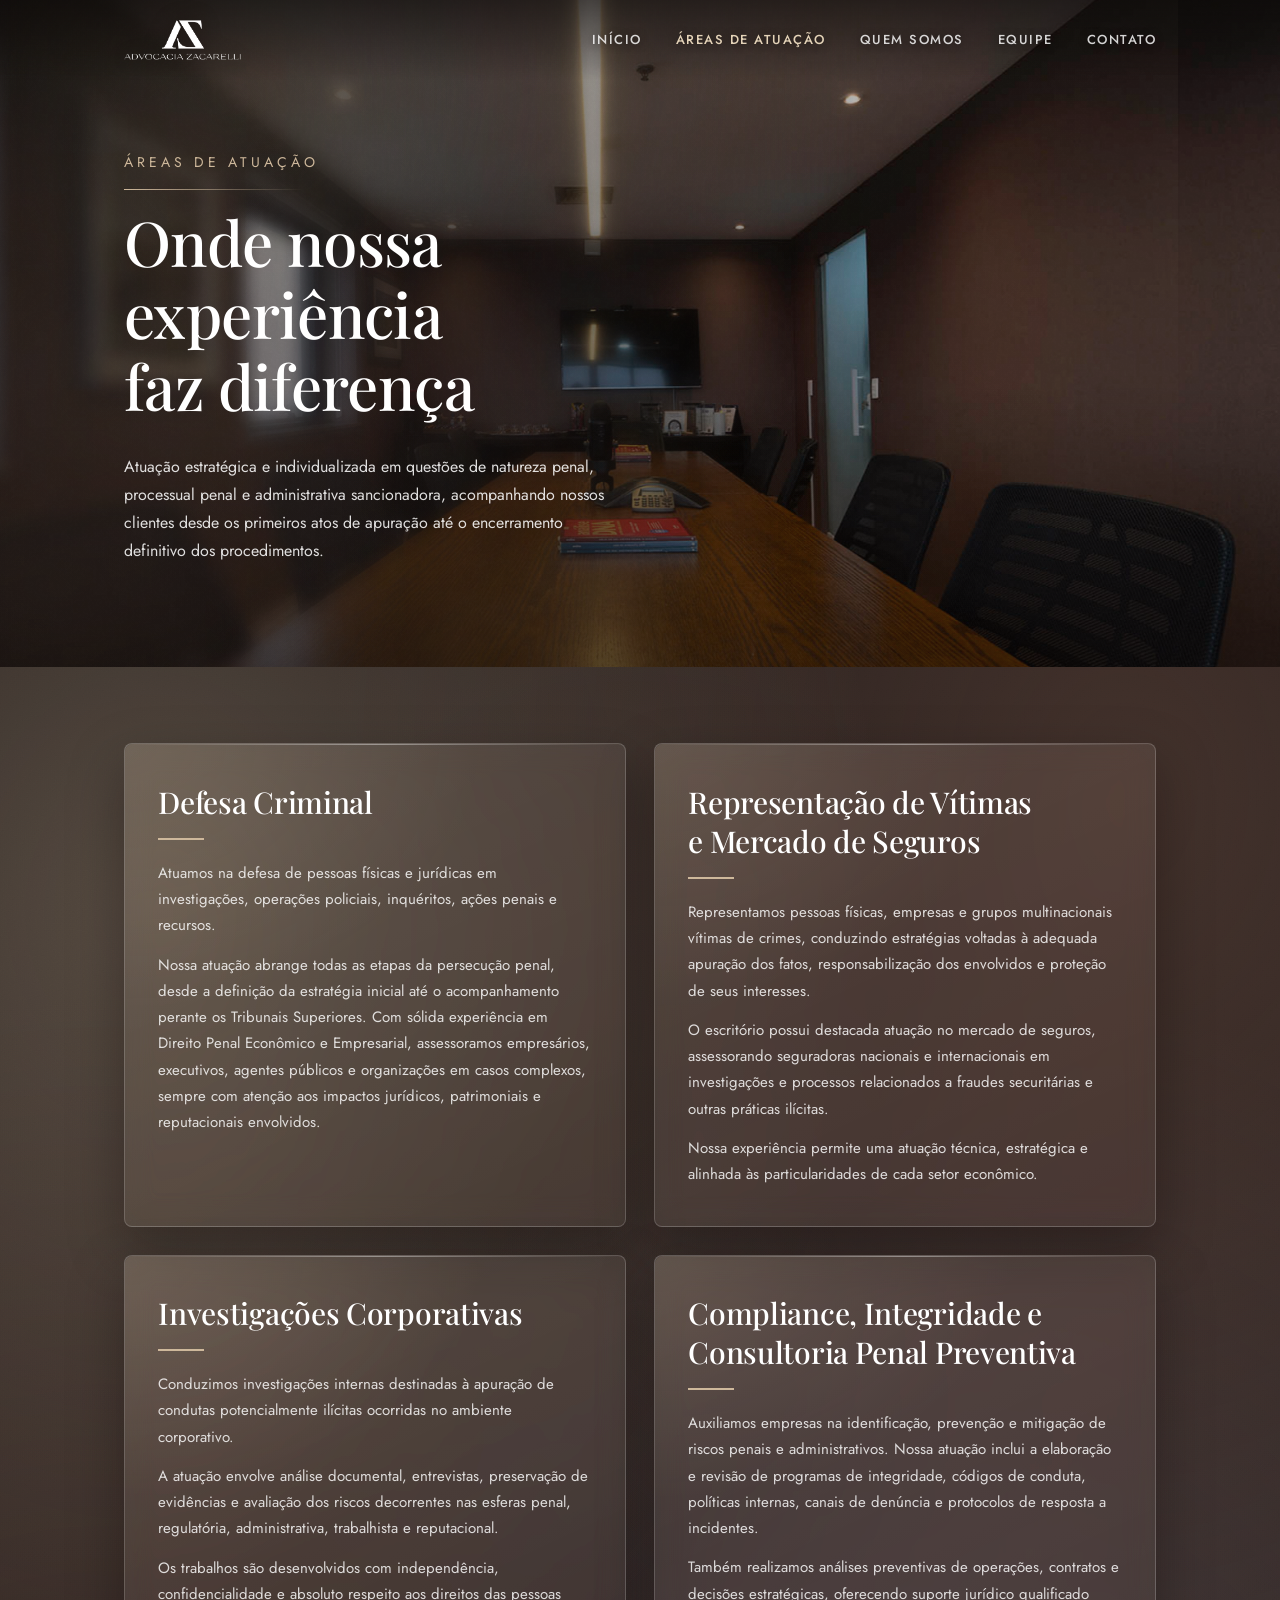
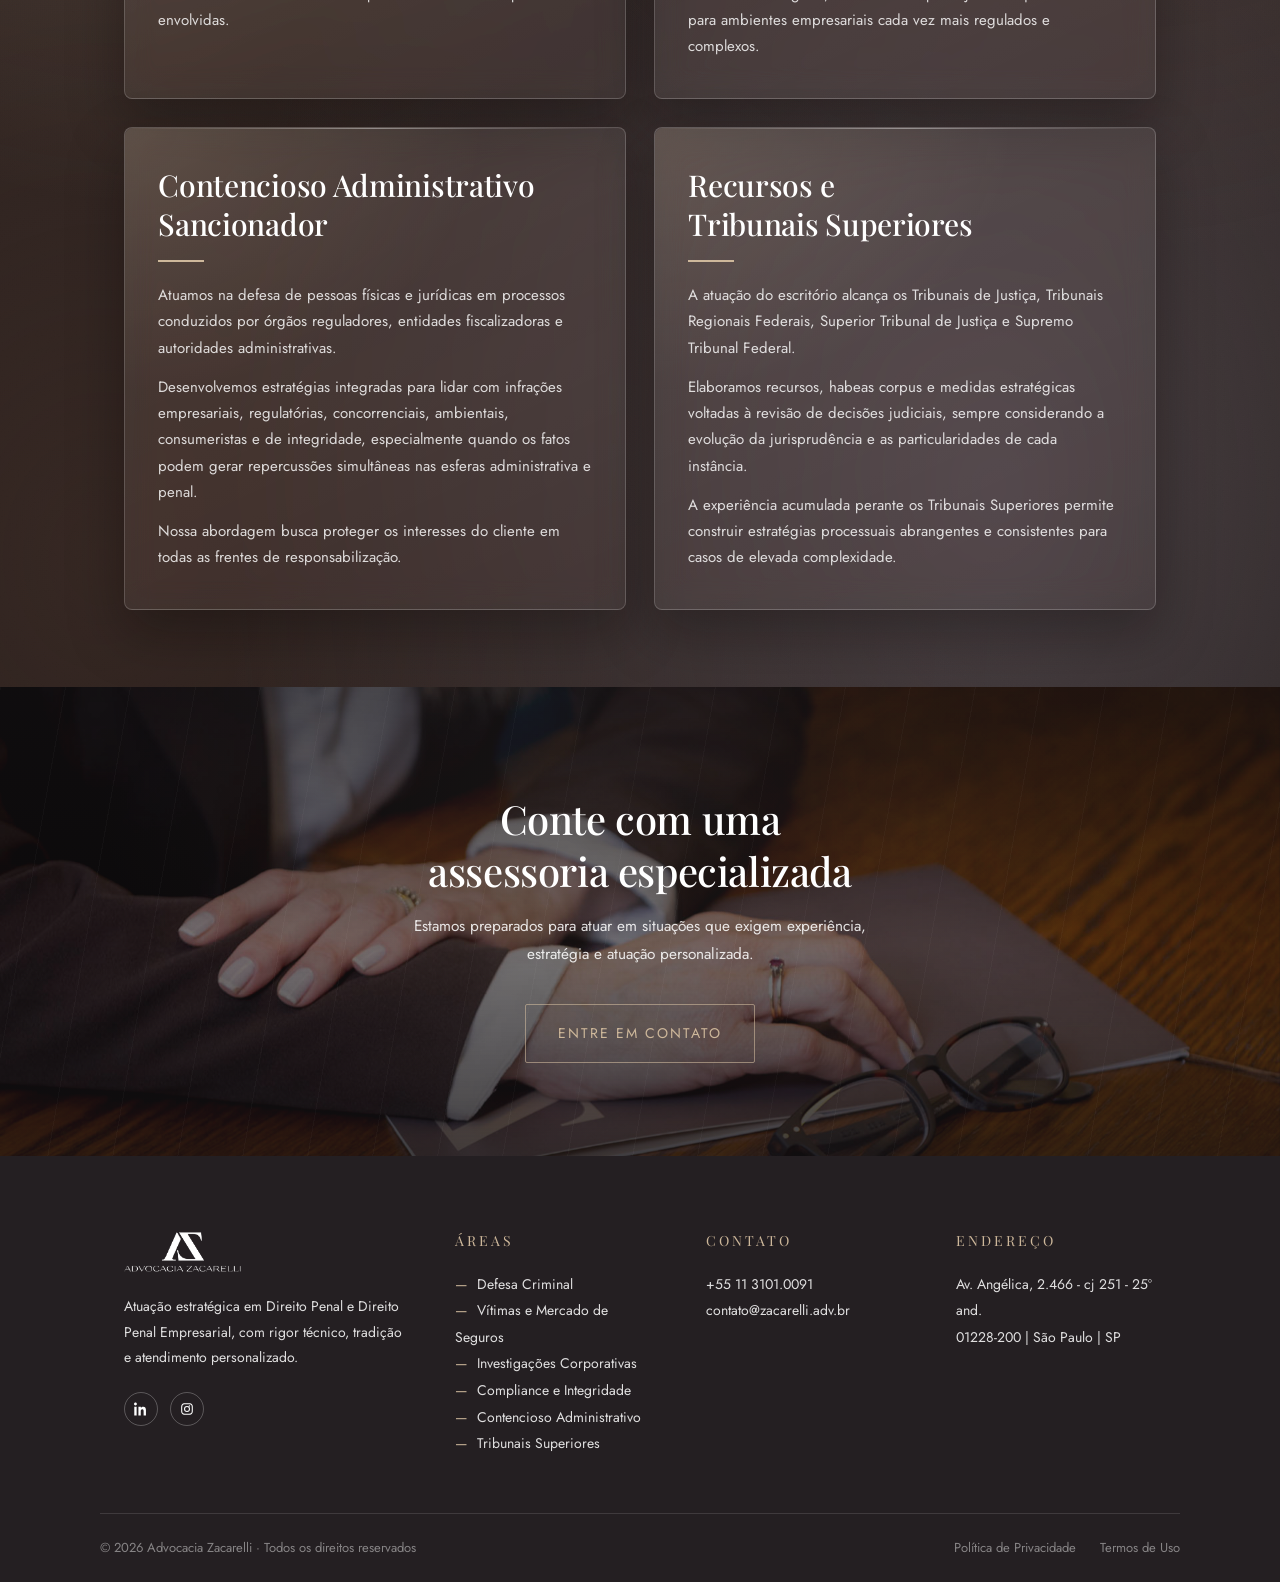
<file: areas-de-atuacao.html>
<!DOCTYPE html>
<html lang="pt-BR">
<head>
<meta charset="UTF-8">
<meta name="viewport" content="width=device-width, initial-scale=1.0">
<title>Áreas de Atuação — Advocacia Zacarelli</title>
<meta name="description" content="A Advocacia Zacarelli atua de forma estratégica e individualizada em questões de natureza penal, processual penal e administrativa sancionadora.">
<meta property="og:title" content="Áreas de Atuação — Advocacia Zacarelli">
<meta property="og:description" content="Defesa Criminal, Vítimas e Mercado de Seguros, Investigações Corporativas, Compliance, Contencioso Administrativo Sancionador e Recursos e Tribunais Superiores.">
<meta property="og:image" content="assets/img/hero-bg.jpg">
<meta property="og:type" content="website">
<meta name="twitter:card" content="summary_large_image">
<link rel="icon" type="image/png" href="assets/img/favicon-32.png">
<link rel="apple-touch-icon" href="assets/img/favicon.png">
<link rel="preconnect" href="https://fonts.googleapis.com">
<link rel="preconnect" href="https://fonts.gstatic.com" crossorigin>
<link href="https://fonts.googleapis.com/css2?family=Jost:ital,wght@0,300;0,400;0,500;1,400&family=Playfair+Display:ital,wght@0,400;0,500;0,600;1,400;1,500&display=swap" rel="stylesheet">
<script>document.documentElement.classList.add('js')</script>
<link rel="stylesheet" href="css/style.css?v=20260823m">
</head>
<body>

<a class="skip-link" href="#conteudo">Ir para o conteúdo</a>

<header id="siteHeader">
  <div class="row nav">
    <a class="brand" href="index.html" aria-label="Advocacia Zacarelli — início">
      <img src="assets/img/logo-white.png" alt="Advocacia Zacarelli">
    </a>
    <ul class="nav-links">
      <li><a href="index.html">Início</a></li>
      <li><a href="areas-de-atuacao.html" class="active">Áreas de Atuação</a></li>
      <li><a href="quem-somos.html">Quem Somos</a></li>
      <li><a href="equipe.html">Equipe</a></li>
      <li><a href="contato.html">Contato</a></li>
    </ul>
    <button class="burger" id="burger" aria-label="Abrir menu" aria-expanded="false" aria-controls="drawer">
      <span></span><span></span><span></span>
    </button>
  </div>
  <div class="drawer" id="drawer">
    <div class="row">
      <ul>
        <li><a href="index.html">Início</a></li>
        <li><a href="areas-de-atuacao.html" class="active">Áreas de Atuação</a></li>
        <li><a href="quem-somos.html">Quem Somos</a></li>
        <li><a href="equipe.html">Equipe</a></li>
        <li><a href="contato.html">Contato</a></li>
      </ul>
    </div>
  </div>
</header>

<main id="conteudo">

<!-- ===== HERO ===== -->
<section class="hero hero--inner on-photo js-hero" id="top" style="--hero-img:url('assets/img/Ambiente/zacarelli_sala1.jpg');--hero-img-blur:url('assets/img/blur/sala1-blur.jpg');--hero-focal:50% 55%;--hero-zoom:1.12">
  <div class="hero__media js-media" style="background-image:url('assets/img/Ambiente/zacarelli_sala1.jpg')"></div>
  <div class="hero__blur js-media" style="background-image:url('assets/img/blur/sala1-blur.jpg')"></div>
  <div class="hero__dim"></div>
  <div class="hero__scrim"></div>
  <div class="g"><i class="mesh"></i><i class="tint"></i></div>
  <div class="hero__grain"></div>
  <div class="row hero__content">
    <p class="eyebrow rv d1">Áreas de Atuação<span class="rv-rule"></span></p>
    <h1 class="rv-mask"><span class="d2">Onde nossa experiência faz diferença</span></h1>
    <p class="hero__lead rv d3">Atuação estratégica e individualizada em questões de natureza penal, processual penal e administrativa sancionadora, acompanhando nossos clientes desde os primeiros atos de apuração até o encerramento definitivo dos procedimentos.</p>
  </div>
</section>

<!-- ===== DETALHAMENTO DAS ÁREAS — CARDS GLASSMORPHISM ===== -->
<section class="section areas-cards mesh-dark">
  <div class="row">
    <div class="areas-grid">
      <article class="area-card reveal" id="defesa-criminal">
        <h2>Defesa Criminal</h2>
        <div class="area-card__body">
          <p>Atuamos na defesa de pessoas físicas e jurídicas em investigações, operações policiais, inquéritos, ações penais e recursos.</p>
          <p>Nossa atuação abrange todas as etapas da persecução penal, desde a definição da estratégia inicial até o acompanhamento perante os Tribunais Superiores. Com sólida experiência em Direito Penal Econômico e Empresarial, assessoramos empresários, executivos, agentes públicos e organizações em casos complexos, sempre com atenção aos impactos jurídicos, patrimoniais e reputacionais envolvidos.</p>
        </div>
      </article>
      <article class="area-card reveal" style="transition-delay:40ms" id="vitimas-seguros">
        <h2>Representação de Vítimas e Mercado de Seguros</h2>
        <div class="area-card__body">
          <p>Representamos pessoas físicas, empresas e grupos multinacionais vítimas de crimes, conduzindo estratégias voltadas à adequada apuração dos fatos, responsabilização dos envolvidos e proteção de seus interesses.</p>
          <p>O escritório possui destacada atuação no mercado de seguros, assessorando seguradoras nacionais e internacionais em investigações e processos relacionados a fraudes securitárias e outras práticas ilícitas.</p>
          <p>Nossa experiência permite uma atuação técnica, estratégica e alinhada às particularidades de cada setor econômico.</p>
        </div>
      </article>
      <article class="area-card reveal" style="transition-delay:80ms" id="investigacoes-corporativas">
        <h2>Investigações Corporativas</h2>
        <div class="area-card__body">
          <p>Conduzimos investigações internas destinadas à apuração de condutas potencialmente ilícitas ocorridas no ambiente corporativo.</p>
          <p>A atuação envolve análise documental, entrevistas, preservação de evidências e avaliação dos riscos decorrentes nas esferas penal, regulatória, administrativa, trabalhista e reputacional.</p>
          <p>Os trabalhos são desenvolvidos com independência, confidencialidade e absoluto respeito aos direitos das pessoas envolvidas.</p>
        </div>
      </article>
      <article class="area-card reveal" style="transition-delay:120ms" id="compliance">
        <h2>Compliance, Integridade e Consultoria Penal Preventiva</h2>
        <div class="area-card__body">
          <p>Auxiliamos empresas na identificação, prevenção e mitigação de riscos penais e administrativos. Nossa atuação inclui a elaboração e revisão de programas de integridade, códigos de conduta, políticas internas, canais de denúncia e protocolos de resposta a incidentes.</p>
          <p>Também realizamos análises preventivas de operações, contratos e decisões estratégicas, oferecendo suporte jurídico qualificado para ambientes empresariais cada vez mais regulados e complexos.</p>
        </div>
      </article>
      <article class="area-card reveal" style="transition-delay:160ms" id="contencioso-administrativo">
        <h2>Contencioso Administrativo Sancionador</h2>
        <div class="area-card__body">
          <p>Atuamos na defesa de pessoas físicas e jurídicas em processos conduzidos por órgãos reguladores, entidades fiscalizadoras e autoridades administrativas.</p>
          <p>Desenvolvemos estratégias integradas para lidar com infrações empresariais, regulatórias, concorrenciais, ambientais, consumeristas e de integridade, especialmente quando os fatos podem gerar repercussões simultâneas nas esferas administrativa e penal.</p>
          <p>Nossa abordagem busca proteger os interesses do cliente em todas as frentes de responsabilização.</p>
        </div>
      </article>
      <article class="area-card reveal" style="transition-delay:200ms" id="tribunais-superiores">
        <h2>Recursos e Tribunais Superiores</h2>
        <div class="area-card__body">
          <p>A atuação do escritório alcança os Tribunais de Justiça, Tribunais Regionais Federais, Superior Tribunal de Justiça e Supremo Tribunal Federal.</p>
          <p>Elaboramos recursos, habeas corpus e medidas estratégicas voltadas à revisão de decisões judiciais, sempre considerando a evolução da jurisprudência e as particularidades de cada instância.</p>
          <p>A experiência acumulada perante os Tribunais Superiores permite construir estratégias processuais abrangentes e consistentes para casos de elevada complexidade.</p>
        </div>
      </article>
    </div>
  </div>
</section>

<!-- ===== CTA FINAL ===== -->
<section class="cta dark">
  <div class="cta-bg" aria-hidden="true">
    <img src="assets/img/Ambiente/zacarelli_detalhes_5.jpg" alt="" data-parallax>
  </div>
  <div class="row">
    <h2>Conte com uma assessoria especializada</h2>
    <p class="lead">Estamos preparados para atuar em situações que exigem experiência, estratégia e atuação personalizada.</p>
    <div class="btns">
      <a class="btn btn-gold" href="contato.html">Entre em contato</a>
    </div>
  </div>
</section>

</main>

<footer class="dark">
  <div class="row foot-grid">
    <div class="foot-about">
      <a class="logo" href="index.html"><img src="assets/img/logo-white.png" alt="Advocacia Zacarelli"></a>
      <p>Atuação estratégica em Direito Penal e Direito Penal Empresarial, com rigor técnico, tradição e atendimento personalizado.</p>
      <div class="foot-social">
        <a href="#" aria-label="LinkedIn"><svg viewBox="0 0 24 24"><path d="M4.98 3.5C4.98 4.88 3.87 6 2.5 6S0 4.88 0 3.5 1.12 1 2.5 1s2.48 1.12 2.48 2.5zM.5 8h4V23h-4V8zm7.5 0h3.83v2.05h.05c.53-1 1.84-2.05 3.79-2.05 4.06 0 4.81 2.67 4.81 6.14V23h-4v-6.85c0-1.63-.03-3.73-2.27-3.73-2.28 0-2.63 1.78-2.63 3.62V23h-4V8z"/></svg></a>
        <a href="#" aria-label="Instagram"><svg viewBox="0 0 24 24"><path d="M12 2c2.72 0 3.06.01 4.12.06 1.06.05 1.79.22 2.43.47a4.9 4.9 0 0 1 1.77 1.15 4.9 4.9 0 0 1 1.15 1.77c.25.64.42 1.37.47 2.43.05 1.06.06 1.4.06 4.12s-.01 3.06-.06 4.12c-.05 1.06-.22 1.79-.47 2.43a4.9 4.9 0 0 1-1.15 1.77 4.9 4.9 0 0 1-1.77 1.15c-.64.25-1.37.42-2.43.47-1.06.05-1.4.06-4.12.06s-3.06-.01-4.12-.06c-1.06-.05-1.79-.22-2.43-.47a4.9 4.9 0 0 1-1.77-1.15 4.9 4.9 0 0 1-1.15-1.77c-.25-.64-.42-1.37-.47-2.43C2.01 15.06 2 14.72 2 12s.01-3.06.06-4.12c.05-1.06.22-1.79.47-2.43a4.9 4.9 0 0 1 1.15-1.77A4.9 4.9 0 0 1 5.45 2.53c.64-.25 1.37-.42 2.43-.47C8.94 2.01 9.28 2 12 2zm0 1.8c-2.67 0-2.99.01-4.04.06-.97.04-1.5.2-1.85.34-.46.18-.79.4-1.14.75-.35.35-.57.68-.75 1.14-.14.35-.3.88-.34 1.85C3.83 9 3.82 9.32 3.82 12s.01 3 .06 4.04c.04.97.2 1.5.34 1.85.18.46.4.79.75 1.14.35.35.68.57 1.14.75.35.14.88.3 1.85.34 1.05.05 1.37.06 4.04.06s2.99-.01 4.04-.06c.97-.04 1.5-.2 1.85-.34.46-.18.79-.4 1.14-.75.35-.35.57-.68.75-1.14.14-.35.3-.88.34-1.85.05-1.04.06-1.37.06-4.04s-.01-2.99-.06-4.04c-.04-.97-.2-1.5-.34-1.85a3.1 3.1 0 0 0-.75-1.14 3.1 3.1 0 0 0-1.14-.75c-.35-.14-.88-.3-1.85-.34C14.99 3.81 14.67 3.8 12 3.8zm0 3.05a5.15 5.15 0 1 1 0 10.3 5.15 5.15 0 0 1 0-10.3zm0 1.8a3.35 3.35 0 1 0 0 6.7 3.35 3.35 0 0 0 0-6.7zm5.35-1.98a1.2 1.2 0 1 1-2.4 0 1.2 1.2 0 0 1 2.4 0z"/></svg></a>
      </div>
    </div>
    <div>
      <h4>Áreas</h4>
      <ul>
        <li><a href="areas-de-atuacao.html#defesa-criminal">Defesa Criminal</a></li>
        <li><a href="areas-de-atuacao.html#vitimas-seguros">Vítimas e Mercado de Seguros</a></li>
        <li><a href="areas-de-atuacao.html#investigacoes-corporativas">Investigações Corporativas</a></li>
        <li><a href="areas-de-atuacao.html#compliance">Compliance e Integridade</a></li>
        <li><a href="areas-de-atuacao.html#contencioso-administrativo">Contencioso Administrativo</a></li>
        <li><a href="areas-de-atuacao.html#tribunais-superiores">Tribunais Superiores</a></li>
      </ul>
    </div>
    <div>
      <h4>Contato</h4>
      <p>+55 11 3101.0091<br>contato@zacarelli.adv.br</p>
    </div>
    <div>
      <h4>Endereço</h4>
      <p>Av. Angélica, 2.466 - cj 251 - 25º and.<br>01228-200 | São Paulo | SP</p>
    </div>
  </div>
  <div class="row foot-bottom">
    <p>© 2026 Advocacia Zacarelli · Todos os direitos reservados</p>
    <div class="legal-links">
      <a href="#">Política de Privacidade</a>
      <a href="#">Termos de Uso</a>
    </div>
  </div>
</footer>

<script src="js/main.js?v=20260823m"></script>
</body>
</html>
</file>
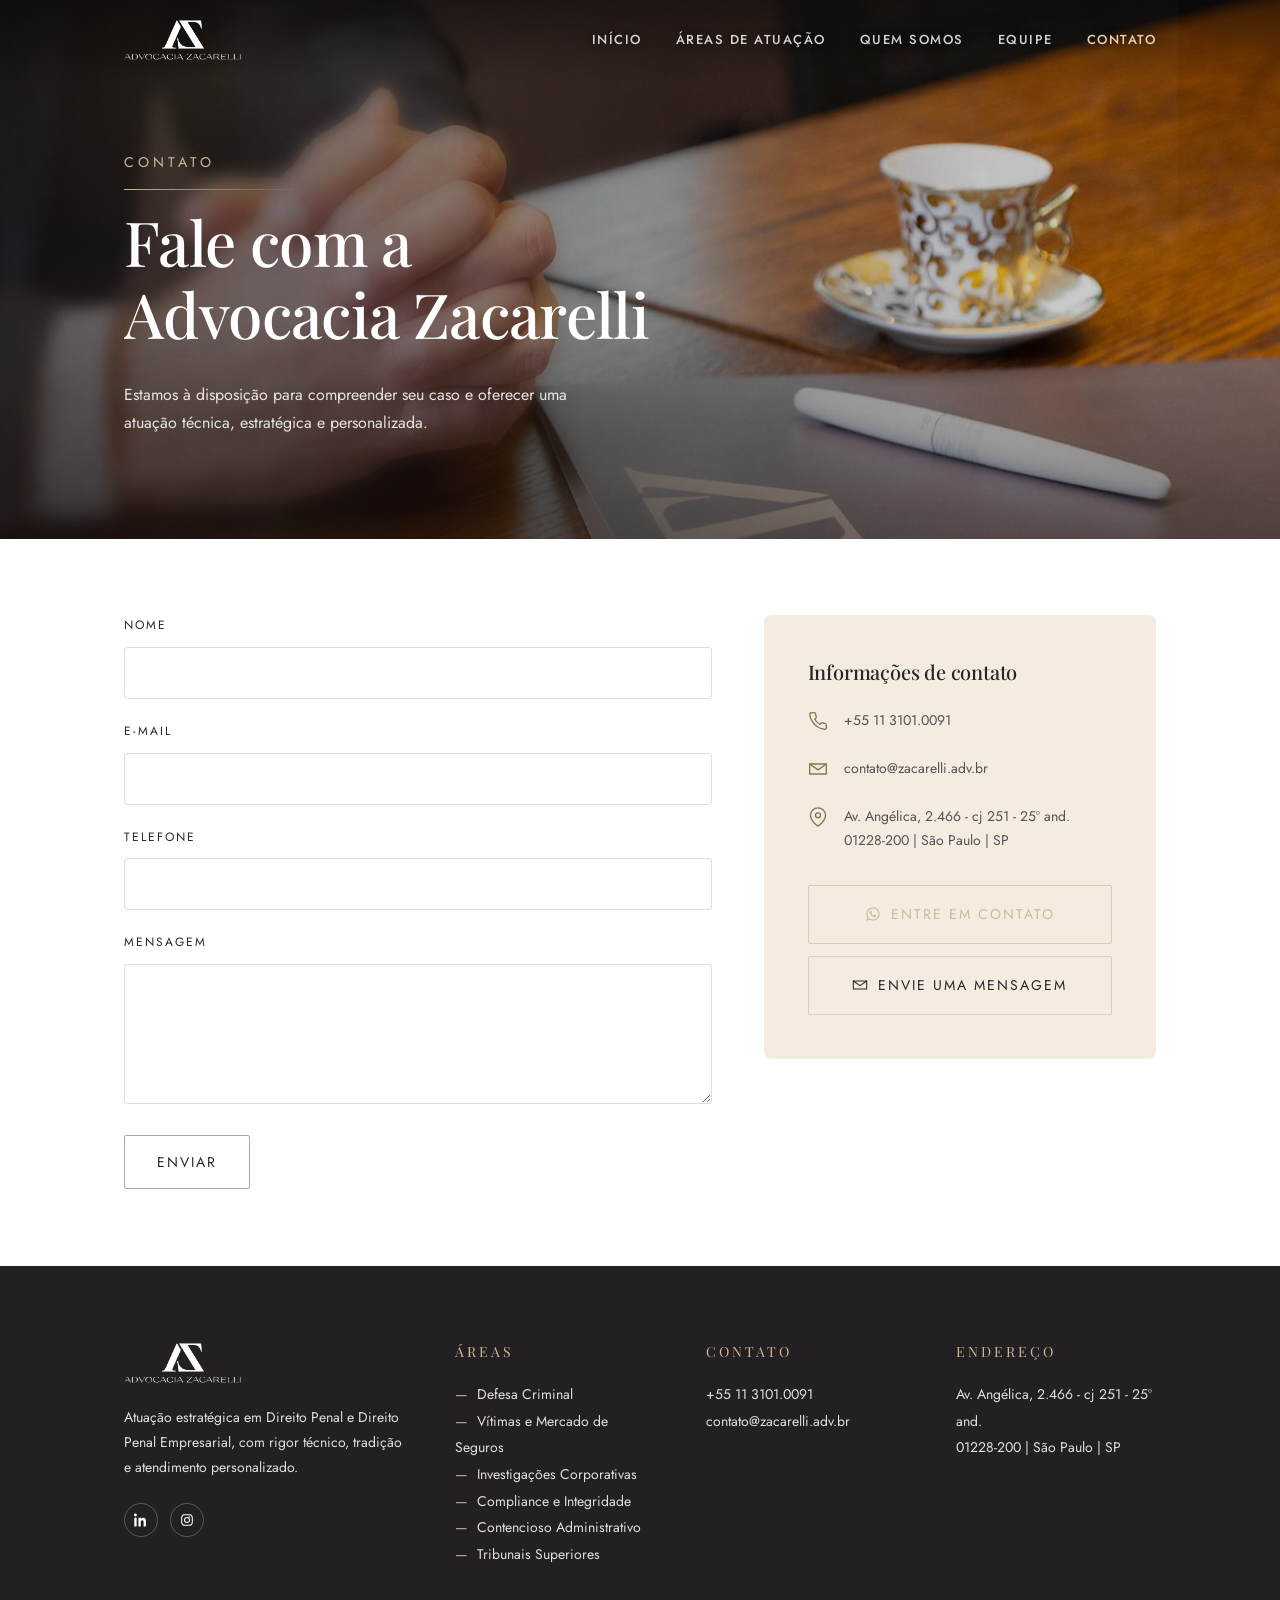
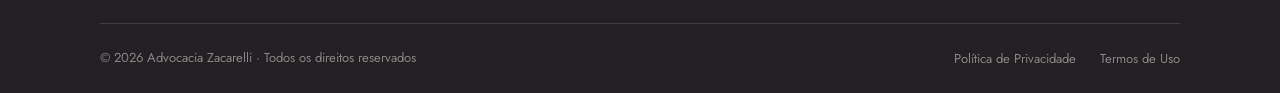
<file: contato.html>
<!DOCTYPE html>
<html lang="pt-BR">
<head>
<meta charset="UTF-8">
<meta name="viewport" content="width=device-width, initial-scale=1.0">
<title>Contato — Advocacia Zacarelli</title>
<meta name="description" content="Estamos à disposição para compreender seu caso e oferecer uma atuação técnica, estratégica e personalizada.">
<meta property="og:title" content="Contato — Advocacia Zacarelli">
<meta property="og:description" content="Fale com a Advocacia Zacarelli.">
<meta property="og:image" content="assets/img/hero-bg.jpg">
<meta property="og:type" content="website">
<meta name="twitter:card" content="summary_large_image">
<link rel="icon" type="image/png" href="assets/img/favicon-32.png">
<link rel="apple-touch-icon" href="assets/img/favicon.png">
<link rel="preconnect" href="https://fonts.googleapis.com">
<link rel="preconnect" href="https://fonts.gstatic.com" crossorigin>
<link href="https://fonts.googleapis.com/css2?family=Jost:ital,wght@0,300;0,400;0,500;1,400&family=Playfair+Display:ital,wght@0,400;0,500;0,600;1,400;1,500&display=swap" rel="stylesheet">
<script>document.documentElement.classList.add('js')</script>
<link rel="stylesheet" href="css/style.css?v=20260823m">
</head>
<body>

<a class="skip-link" href="#conteudo">Ir para o conteúdo</a>

<header id="siteHeader">
  <div class="row nav">
    <a class="brand" href="index.html" aria-label="Advocacia Zacarelli — início">
      <img src="assets/img/logo-white.png" alt="Advocacia Zacarelli">
    </a>
    <ul class="nav-links">
      <li><a href="index.html">Início</a></li>
      <li><a href="areas-de-atuacao.html">Áreas de Atuação</a></li>
      <li><a href="quem-somos.html">Quem Somos</a></li>
      <li><a href="equipe.html">Equipe</a></li>
      <li><a href="contato.html" class="active">Contato</a></li>
    </ul>
    <button class="burger" id="burger" aria-label="Abrir menu" aria-expanded="false" aria-controls="drawer">
      <span></span><span></span><span></span>
    </button>
  </div>
  <div class="drawer" id="drawer">
    <div class="row">
      <ul>
        <li><a href="index.html">Início</a></li>
        <li><a href="areas-de-atuacao.html">Áreas de Atuação</a></li>
        <li><a href="quem-somos.html">Quem Somos</a></li>
        <li><a href="equipe.html">Equipe</a></li>
        <li><a href="contato.html" class="active">Contato</a></li>
      </ul>
    </div>
  </div>
</header>

<main id="conteudo">

<!-- ===== HERO ===== -->
<section class="hero hero--inner on-photo js-hero" id="top" style="--hero-img:url('assets/img/Ambiente/zacarelli_detalhes_4.jpg');--hero-img-blur:url('assets/img/blur/detalhes4-blur.jpg');--hero-focal:50% 50%;--hero-zoom:1.12">
  <div class="hero__media js-media" style="background-image:url('assets/img/Ambiente/zacarelli_detalhes_4.jpg')"></div>
  <div class="hero__blur js-media" style="background-image:url('assets/img/blur/detalhes4-blur.jpg')"></div>
  <div class="hero__dim"></div>
  <div class="hero__scrim"></div>
  <div class="g"><i class="mesh"></i><i class="tint"></i></div>
  <div class="hero__grain"></div>
  <div class="row hero__content">
    <p class="eyebrow rv d1">Contato<span class="rv-rule"></span></p>
    <h1 class="rv-mask"><span class="d2">Fale com a Advocacia Zacarelli</span></h1>
    <p class="hero__lead rv d3">Estamos à disposição para compreender seu caso e oferecer uma atuação técnica, estratégica e personalizada.</p>
  </div>
</section>

<!-- ===== FORMULÁRIO + INFORMAÇÕES ===== -->
<section class="section">
  <div class="row">
    <div class="contact-grid">
      <div class="reveal">
        <form class="contact-form" id="contactForm">
          <div class="form-field">
            <label for="nome">Nome</label>
            <input type="text" id="nome" name="nome" required>
          </div>
          <div class="form-field">
            <label for="email">E-mail</label>
            <input type="email" id="email" name="email" required>
          </div>
          <div class="form-field">
            <label for="telefone">Telefone</label>
            <input type="tel" id="telefone" name="telefone">
          </div>
          <div class="form-field">
            <label for="mensagem">Mensagem</label>
            <textarea id="mensagem" name="mensagem" required></textarea>
          </div>
          <button type="submit" class="btn btn-primary">Enviar</button>
        </form>
        <div class="contact-form-success" id="contactFormSuccess">
          <h3>Mensagem enviada</h3>
          <p>Obrigado pelo contato. Retornaremos em breve.</p>
        </div>
      </div>
      <div class="contact-info-card reveal" style="transition-delay:80ms">
        <h3>Informações de contato</h3>
        <div class="contact-info-row">
          <svg viewBox="0 0 24 24" fill="none" stroke="currentColor" stroke-width="1.6" stroke-linecap="round" stroke-linejoin="round"><path d="M22 16.92v3a2 2 0 0 1-2.18 2 19.79 19.79 0 0 1-8.63-3.07 19.5 19.5 0 0 1-6-6 19.79 19.79 0 0 1-3.07-8.67A2 2 0 0 1 4.11 2h3a2 2 0 0 1 2 1.72c.127.96.362 1.903.7 2.81a2 2 0 0 1-.45 2.11L8.09 9.91a16 16 0 0 0 6 6l1.27-1.27a2 2 0 0 1 2.11-.45c.907.338 1.85.573 2.81.7A2 2 0 0 1 22 16.92z"/></svg>
          <div><a href="tel:+551131010091">+55 11 3101.0091</a></div>
        </div>
        <div class="contact-info-row">
          <svg viewBox="0 0 24 24" fill="none" stroke="currentColor" stroke-width="1.6" stroke-linecap="round" stroke-linejoin="round"><path d="M4 4h16v16H4z" opacity="0"/><path d="M22 6l-10 7L2 6"/><path d="M2 6h20v12H2z"/></svg>
          <div><a href="mailto:contato@zacarelli.adv.br">contato@zacarelli.adv.br</a></div>
        </div>
        <div class="contact-info-row">
          <svg viewBox="0 0 24 24" fill="none" stroke="currentColor" stroke-width="1.6" stroke-linecap="round" stroke-linejoin="round"><path d="M21 10c0 7-9 13-9 13s-9-6-9-13a9 9 0 0 1 18 0z"/><circle cx="12" cy="10" r="3"/></svg>
          <div>Av. Angélica, 2.466 - cj 251 - 25º and.<br>01228-200 | São Paulo | SP</div>
        </div>
        <div class="contact-info-btns">
          <a class="btn btn-gold" href="https://wa.me/551131010091" target="_blank" rel="noopener">
            <svg viewBox="0 0 24 24" fill="currentColor"><path d="M12.04 2C6.58 2 2.13 6.45 2.13 11.91c0 1.75.46 3.45 1.32 4.95L2.05 22l5.25-1.38a9.9 9.9 0 0 0 4.74 1.21h.01c5.46 0 9.9-4.45 9.9-9.91C21.96 6.45 17.5 2 12.04 2zm0 18.12h-.01a8.2 8.2 0 0 1-4.19-1.15l-.3-.18-3.12.82.83-3.04-.2-.31a8.19 8.19 0 0 1-1.26-4.35c0-4.54 3.7-8.23 8.25-8.23 2.2 0 4.27.86 5.83 2.42a8.18 8.18 0 0 1 2.41 5.82c0 4.55-3.7 8.24-8.24 8.24zm4.52-6.17c-.25-.12-1.47-.72-1.7-.81-.23-.08-.39-.12-.56.12-.17.25-.64.81-.78.97-.14.17-.29.19-.53.06-.25-.12-1.05-.39-2-1.23-.74-.66-1.24-1.47-1.39-1.72-.14-.25-.02-.38.11-.51.11-.11.25-.29.37-.43.12-.14.16-.25.24-.41.08-.17.04-.31-.02-.43-.06-.12-.56-1.35-.77-1.85-.2-.48-.41-.42-.56-.43h-.48c-.17 0-.43.06-.66.31-.23.25-.86.85-.86 2.07 0 1.22.89 2.4 1.01 2.56.12.17 1.75 2.67 4.24 3.74.59.26 1.05.41 1.41.52.59.19 1.13.16 1.55.1.47-.07 1.47-.6 1.68-1.18.21-.58.21-1.08.14-1.18-.06-.11-.23-.17-.48-.29z"/></svg>
            Entre em contato
          </a>
          <a class="btn btn-outline-dark" href="mailto:contato@zacarelli.adv.br">
            <svg viewBox="0 0 24 24" fill="none" stroke="currentColor" stroke-width="1.6" stroke-linecap="round" stroke-linejoin="round"><path d="M22 6l-10 7L2 6"/><path d="M2 6h20v12H2z"/></svg>
            Envie uma mensagem
          </a>
        </div>
      </div>
    </div>
  </div>
</section>

</main>

<footer class="dark">
  <div class="row foot-grid">
    <div class="foot-about">
      <a class="logo" href="index.html"><img src="assets/img/logo-white.png" alt="Advocacia Zacarelli"></a>
      <p>Atuação estratégica em Direito Penal e Direito Penal Empresarial, com rigor técnico, tradição e atendimento personalizado.</p>
      <div class="foot-social">
        <a href="#" aria-label="LinkedIn"><svg viewBox="0 0 24 24"><path d="M4.98 3.5C4.98 4.88 3.87 6 2.5 6S0 4.88 0 3.5 1.12 1 2.5 1s2.48 1.12 2.48 2.5zM.5 8h4V23h-4V8zm7.5 0h3.83v2.05h.05c.53-1 1.84-2.05 3.79-2.05 4.06 0 4.81 2.67 4.81 6.14V23h-4v-6.85c0-1.63-.03-3.73-2.27-3.73-2.28 0-2.63 1.78-2.63 3.62V23h-4V8z"/></svg></a>
        <a href="#" aria-label="Instagram"><svg viewBox="0 0 24 24"><path d="M12 2c2.72 0 3.06.01 4.12.06 1.06.05 1.79.22 2.43.47a4.9 4.9 0 0 1 1.77 1.15 4.9 4.9 0 0 1 1.15 1.77c.25.64.42 1.37.47 2.43.05 1.06.06 1.4.06 4.12s-.01 3.06-.06 4.12c-.05 1.06-.22 1.79-.47 2.43a4.9 4.9 0 0 1-1.15 1.77 4.9 4.9 0 0 1-1.77 1.15c-.64.25-1.37.42-2.43.47-1.06.05-1.4.06-4.12.06s-3.06-.01-4.12-.06c-1.06-.05-1.79-.22-2.43-.47a4.9 4.9 0 0 1-1.77-1.15 4.9 4.9 0 0 1-1.15-1.77c-.25-.64-.42-1.37-.47-2.43C2.01 15.06 2 14.72 2 12s.01-3.06.06-4.12c.05-1.06.22-1.79.47-2.43a4.9 4.9 0 0 1 1.15-1.77A4.9 4.9 0 0 1 5.45 2.53c.64-.25 1.37-.42 2.43-.47C8.94 2.01 9.28 2 12 2zm0 1.8c-2.67 0-2.99.01-4.04.06-.97.04-1.5.2-1.85.34-.46.18-.79.4-1.14.75-.35.35-.57.68-.75 1.14-.14.35-.3.88-.34 1.85C3.83 9 3.82 9.32 3.82 12s.01 3 .06 4.04c.04.97.2 1.5.34 1.85.18.46.4.79.75 1.14.35.35.68.57 1.14.75.35.14.88.3 1.85.34 1.05.05 1.37.06 4.04.06s2.99-.01 4.04-.06c.97-.04 1.5-.2 1.85-.34.46-.18.79-.4 1.14-.75.35-.35.57-.68.75-1.14.14-.35.3-.88.34-1.85.05-1.04.06-1.37.06-4.04s-.01-2.99-.06-4.04c-.04-.97-.2-1.5-.34-1.85a3.1 3.1 0 0 0-.75-1.14 3.1 3.1 0 0 0-1.14-.75c-.35-.14-.88-.3-1.85-.34C14.99 3.81 14.67 3.8 12 3.8zm0 3.05a5.15 5.15 0 1 1 0 10.3 5.15 5.15 0 0 1 0-10.3zm0 1.8a3.35 3.35 0 1 0 0 6.7 3.35 3.35 0 0 0 0-6.7zm5.35-1.98a1.2 1.2 0 1 1-2.4 0 1.2 1.2 0 0 1 2.4 0z"/></svg></a>
      </div>
    </div>
    <div>
      <h4>Áreas</h4>
      <ul>
        <li><a href="areas-de-atuacao.html#defesa-criminal">Defesa Criminal</a></li>
        <li><a href="areas-de-atuacao.html#vitimas-seguros">Vítimas e Mercado de Seguros</a></li>
        <li><a href="areas-de-atuacao.html#investigacoes-corporativas">Investigações Corporativas</a></li>
        <li><a href="areas-de-atuacao.html#compliance">Compliance e Integridade</a></li>
        <li><a href="areas-de-atuacao.html#contencioso-administrativo">Contencioso Administrativo</a></li>
        <li><a href="areas-de-atuacao.html#tribunais-superiores">Tribunais Superiores</a></li>
      </ul>
    </div>
    <div>
      <h4>Contato</h4>
      <p>+55 11 3101.0091<br>contato@zacarelli.adv.br</p>
    </div>
    <div>
      <h4>Endereço</h4>
      <p>Av. Angélica, 2.466 - cj 251 - 25º and.<br>01228-200 | São Paulo | SP</p>
    </div>
  </div>
  <div class="row foot-bottom">
    <p>© 2026 Advocacia Zacarelli · Todos os direitos reservados</p>
    <div class="legal-links">
      <a href="#">Política de Privacidade</a>
      <a href="#">Termos de Uso</a>
    </div>
  </div>
</footer>

<script src="js/main.js?v=20260823m"></script>
</body>
</html>
</file>
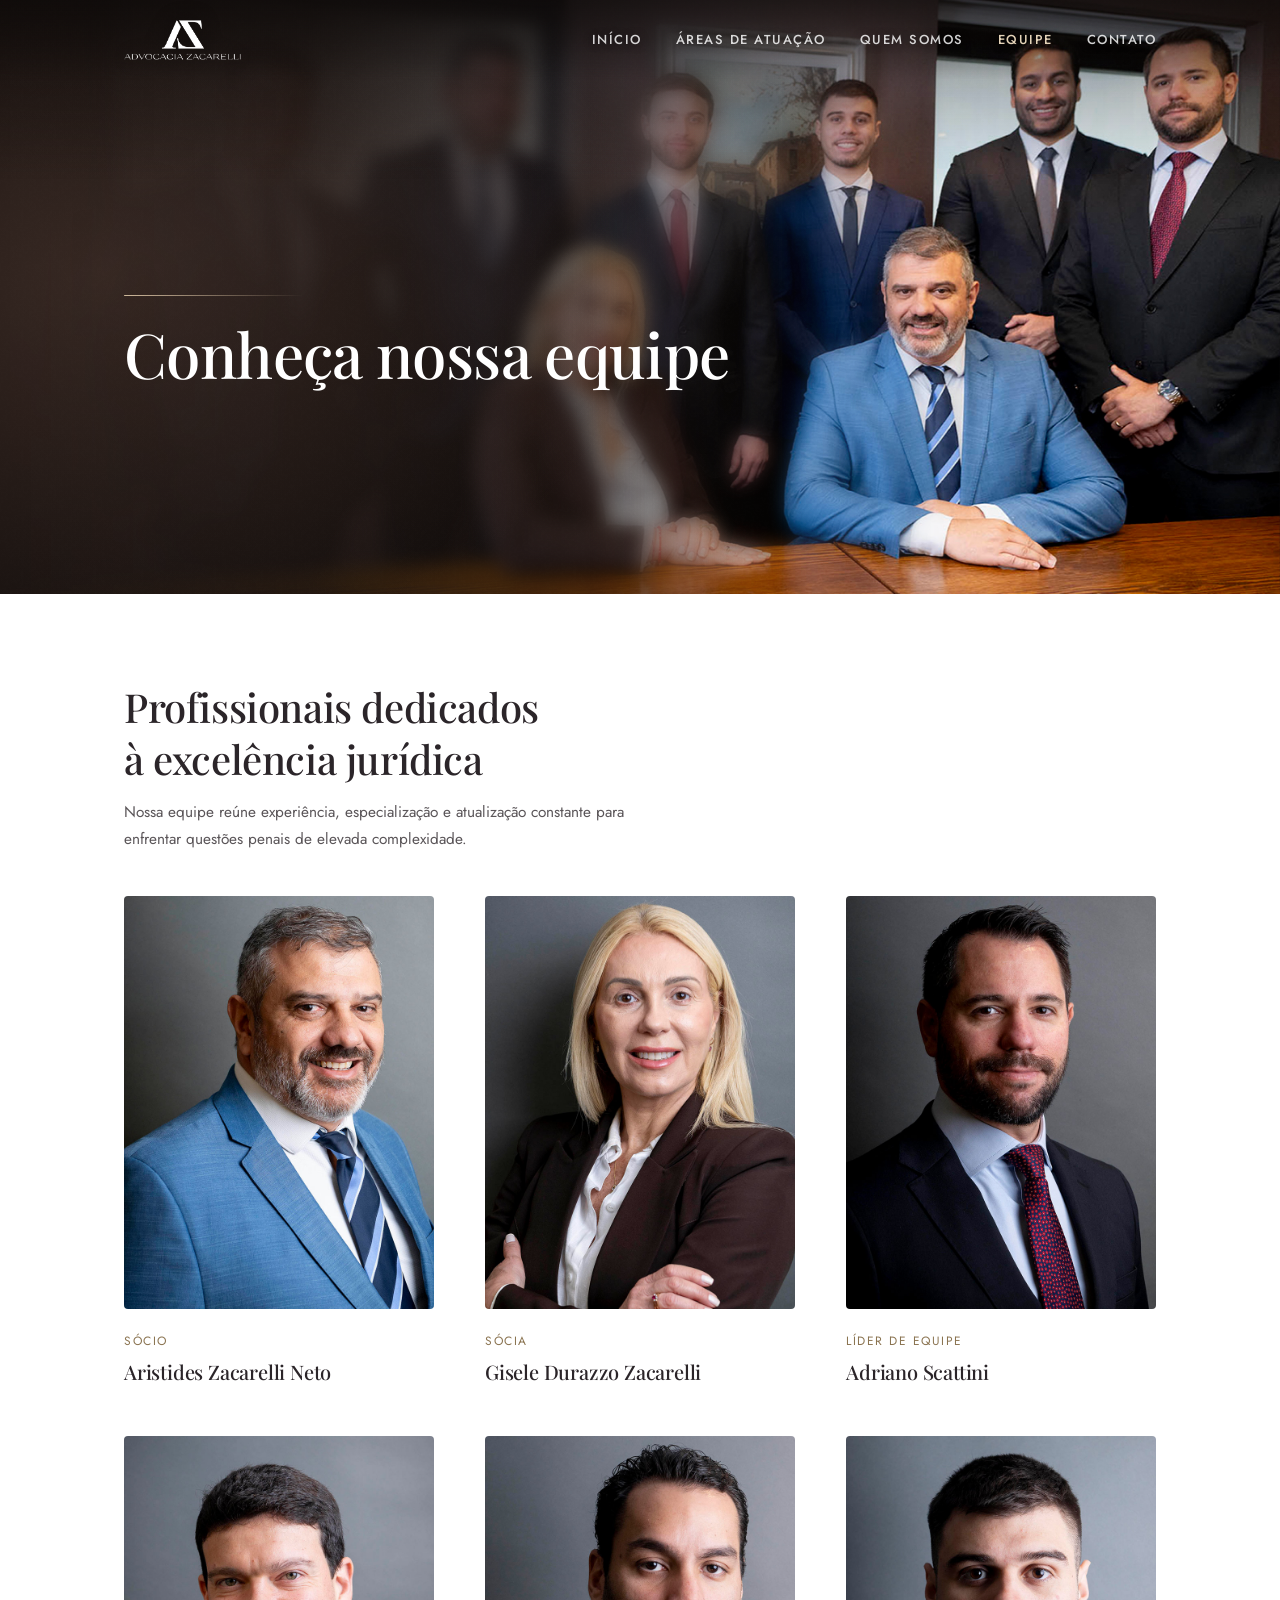
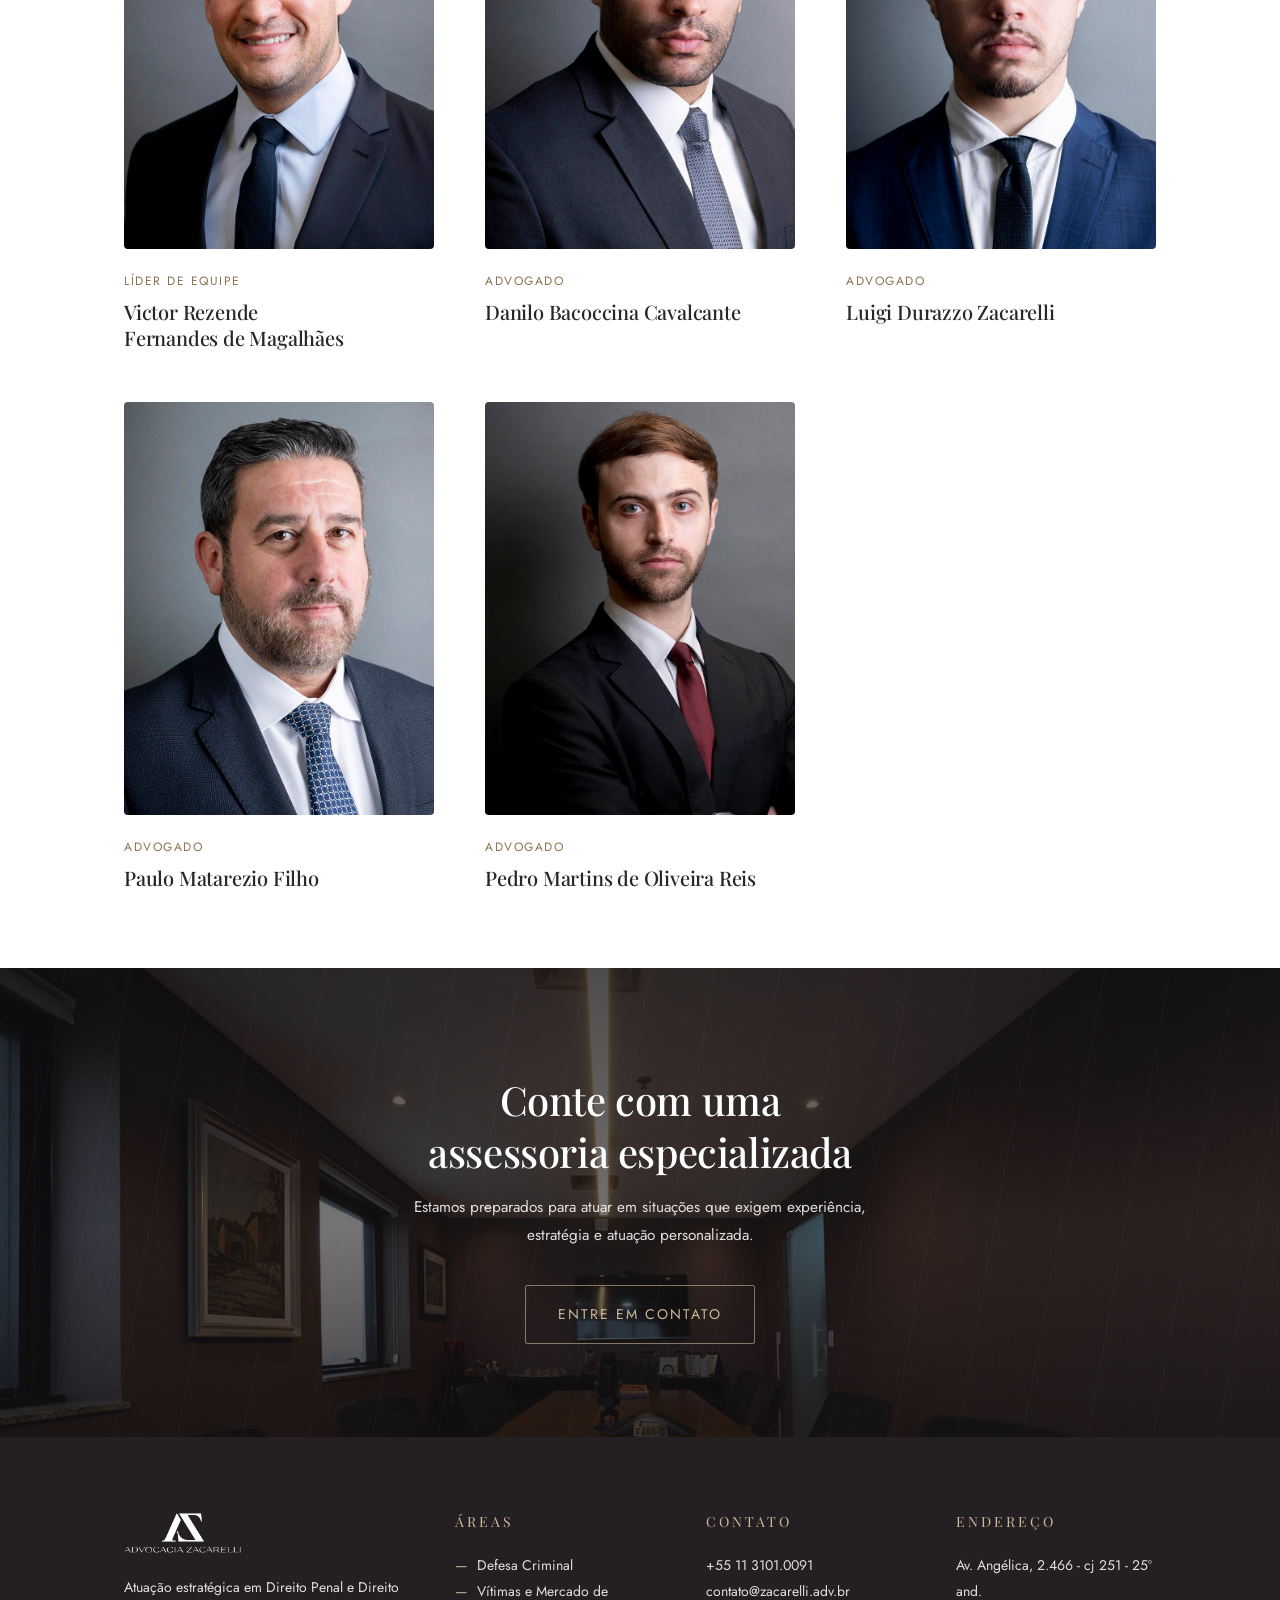
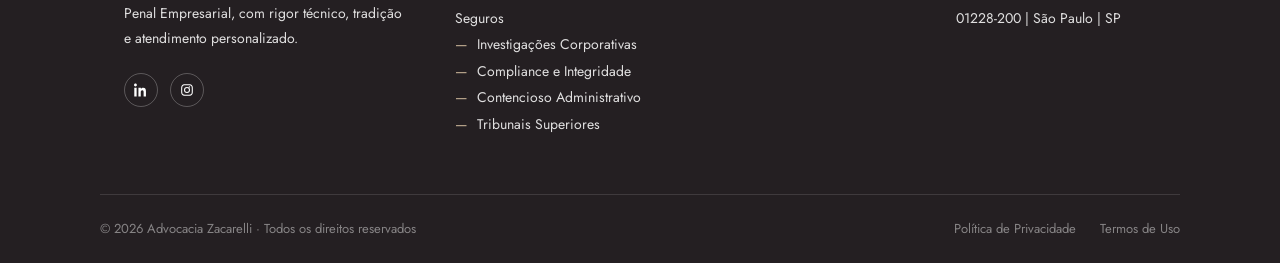
<file: equipe.html>
<!DOCTYPE html>
<html lang="pt-BR">
<head>
<meta charset="UTF-8">
<meta name="viewport" content="width=device-width, initial-scale=1.0">
<title>Equipe — Advocacia Zacarelli</title>
<meta name="description" content="Nossa equipe reúne experiência, especialização e atualização constante para enfrentar questões penais de elevada complexidade.">
<meta property="og:title" content="Equipe — Advocacia Zacarelli">
<meta property="og:description" content="Profissionais dedicados à excelência jurídica em Direito Penal e Direito Penal Empresarial.">
<meta property="og:image" content="assets/img/hero-bg.jpg">
<meta property="og:type" content="website">
<meta name="twitter:card" content="summary_large_image">
<link rel="icon" type="image/png" href="assets/img/favicon-32.png">
<link rel="apple-touch-icon" href="assets/img/favicon.png">
<link rel="preconnect" href="https://fonts.googleapis.com">
<link rel="preconnect" href="https://fonts.gstatic.com" crossorigin>
<link href="https://fonts.googleapis.com/css2?family=Jost:ital,wght@0,300;0,400;0,500;1,400&family=Playfair+Display:ital,wght@0,400;0,500;0,600;1,400;1,500&display=swap" rel="stylesheet">
<script>document.documentElement.classList.add('js')</script>
<link rel="stylesheet" href="css/style.css?v=20260823m">
</head>
<body>

<a class="skip-link" href="#conteudo">Ir para o conteúdo</a>

<header id="siteHeader">
  <div class="row nav">
    <a class="brand" href="index.html" aria-label="Advocacia Zacarelli — início">
      <img src="assets/img/logo-white.png" alt="Advocacia Zacarelli">
    </a>
    <ul class="nav-links">
      <li><a href="index.html">Início</a></li>
      <li><a href="areas-de-atuacao.html">Áreas de Atuação</a></li>
      <li><a href="quem-somos.html">Quem Somos</a></li>
      <li><a href="equipe.html" class="active">Equipe</a></li>
      <li><a href="contato.html">Contato</a></li>
    </ul>
    <button class="burger" id="burger" aria-label="Abrir menu" aria-expanded="false" aria-controls="drawer">
      <span></span><span></span><span></span>
    </button>
  </div>
  <div class="drawer" id="drawer">
    <div class="row">
      <ul>
        <li><a href="index.html">Início</a></li>
        <li><a href="areas-de-atuacao.html">Áreas de Atuação</a></li>
        <li><a href="quem-somos.html">Quem Somos</a></li>
        <li><a href="equipe.html" class="active">Equipe</a></li>
        <li><a href="contato.html">Contato</a></li>
      </ul>
    </div>
  </div>
</header>

<main id="conteudo">

<!-- ===== HERO ===== -->
<section class="hero hero--inner hero--teamcover on-photo js-hero" id="top" style="--hero-img:url('assets/img/Equipe/equipe_Zacarelli_2.jpg');--hero-focal:50% 24%">
  <div class="hero__media" style="background-image:url('assets/img/Equipe/equipe_Zacarelli_2.jpg')"></div>
  <div class="hero__leftglass" aria-hidden="true"></div>
  <div class="hero__topscrim" aria-hidden="true"></div>
  <div class="hero__grain"></div>
  <div class="row hero__content">
    <span class="hero__mark rv-rule d1" aria-hidden="true"></span>
    <h1 class="rv-mask"><span class="d2">Conheça nossa equipe</span></h1>
  </div>
</section>

<!-- ===== EQUIPE COMPLETA (foto, mini bio e área de atuação) ===== -->
<section class="section">
  <div class="row">
    <div class="section-head reveal">
      <h2>Profissionais dedicados à excelência jurídica</h2>
      <p>Nossa equipe reúne experiência, especialização e atualização constante para enfrentar questões penais de elevada complexidade.</p>
    </div>
    <div class="grid grid-3">
      <div class="team-card reveal">
        <div class="team-photo">
          <img src="assets/img/Perfil_Equipe/Aristides_Zacarelli_Neto.jpg" alt="Aristides Zacarelli Neto">
          <div class="team-social">
            <a href="#" aria-label="LinkedIn"><svg viewBox="0 0 24 24"><path d="M4.98 3.5C4.98 4.88 3.87 6 2.5 6S0 4.88 0 3.5 1.12 1 2.5 1s2.48 1.12 2.48 2.5zM.5 8h4V23h-4V8zm7.5 0h3.83v2.05h.05c.53-1 1.84-2.05 3.79-2.05 4.06 0 4.81 2.67 4.81 6.14V23h-4v-6.85c0-1.63-.03-3.73-2.27-3.73-2.28 0-2.63 1.78-2.63 3.62V23h-4V8z"/></svg></a>
            <a href="#" aria-label="Instagram"><svg viewBox="0 0 24 24"><path d="M12 2c2.72 0 3.06.01 4.12.06 1.06.05 1.79.22 2.43.47a4.9 4.9 0 0 1 1.77 1.15 4.9 4.9 0 0 1 1.15 1.77c.25.64.42 1.37.47 2.43.05 1.06.06 1.4.06 4.12s-.01 3.06-.06 4.12c-.05 1.06-.22 1.79-.47 2.43a4.9 4.9 0 0 1-1.15 1.77 4.9 4.9 0 0 1-1.77 1.15c-.64.25-1.37.42-2.43.47-1.06.05-1.4.06-4.12.06s-3.06-.01-4.12-.06c-1.06-.05-1.79-.22-2.43-.47a4.9 4.9 0 0 1-1.77-1.15 4.9 4.9 0 0 1-1.15-1.77c-.25-.64-.42-1.37-.47-2.43C2.01 15.06 2 14.72 2 12s.01-3.06.06-4.12c.05-1.06.22-1.79.47-2.43a4.9 4.9 0 0 1 1.15-1.77A4.9 4.9 0 0 1 5.45 2.53c.64-.25 1.37-.42 2.43-.47C8.94 2.01 9.28 2 12 2zm0 1.8c-2.67 0-2.99.01-4.04.06-.97.04-1.5.2-1.85.34-.46.18-.79.4-1.14.75-.35.35-.57.68-.75 1.14-.14.35-.3.88-.34 1.85C3.83 9 3.82 9.32 3.82 12s.01 3 .06 4.04c.04.97.2 1.5.34 1.85.18.46.4.79.75 1.14.35.35.68.57 1.14.75.35.14.88.3 1.85.34 1.05.05 1.37.06 4.04.06s2.99-.01 4.04-.06c.97-.04 1.5-.2 1.85-.34.46-.18.79-.4 1.14-.75.35-.35.57-.68.75-1.14.14-.35.3-.88.34-1.85.05-1.04.06-1.37.06-4.04s-.01-2.99-.06-4.04c-.04-.97-.2-1.5-.34-1.85a3.1 3.1 0 0 0-.75-1.14 3.1 3.1 0 0 0-1.14-.75c-.35-.14-.88-.3-1.85-.34C14.99 3.81 14.67 3.8 12 3.8zm0 3.05a5.15 5.15 0 1 1 0 10.3 5.15 5.15 0 0 1 0-10.3zm0 1.8a3.35 3.35 0 1 0 0 6.7 3.35 3.35 0 0 0 0-6.7zm5.35-1.98a1.2 1.2 0 1 1-2.4 0 1.2 1.2 0 0 1 2.4 0z"/></svg></a>
          </div>
        </div>
        <p class="role">Sócio</p>
        <h3>Aristides Zacarelli Neto</h3>
      </div>
      <div class="team-card reveal" style="transition-delay:80ms">
        <div class="team-photo">
          <img src="assets/img/Perfil_Equipe/Gisele_Durazzo_Zacarelli.jpg" alt="Gisele Durazzo Zacarelli">
          <div class="team-social">
            <a href="#" aria-label="LinkedIn"><svg viewBox="0 0 24 24"><path d="M4.98 3.5C4.98 4.88 3.87 6 2.5 6S0 4.88 0 3.5 1.12 1 2.5 1s2.48 1.12 2.48 2.5zM.5 8h4V23h-4V8zm7.5 0h3.83v2.05h.05c.53-1 1.84-2.05 3.79-2.05 4.06 0 4.81 2.67 4.81 6.14V23h-4v-6.85c0-1.63-.03-3.73-2.27-3.73-2.28 0-2.63 1.78-2.63 3.62V23h-4V8z"/></svg></a>
            <a href="#" aria-label="Instagram"><svg viewBox="0 0 24 24"><path d="M12 2c2.72 0 3.06.01 4.12.06 1.06.05 1.79.22 2.43.47a4.9 4.9 0 0 1 1.77 1.15 4.9 4.9 0 0 1 1.15 1.77c.25.64.42 1.37.47 2.43.05 1.06.06 1.4.06 4.12s-.01 3.06-.06 4.12c-.05 1.06-.22 1.79-.47 2.43a4.9 4.9 0 0 1-1.15 1.77 4.9 4.9 0 0 1-1.77 1.15c-.64.25-1.37.42-2.43.47-1.06.05-1.4.06-4.12.06s-3.06-.01-4.12-.06c-1.06-.05-1.79-.22-2.43-.47a4.9 4.9 0 0 1-1.77-1.15 4.9 4.9 0 0 1-1.15-1.77c-.25-.64-.42-1.37-.47-2.43C2.01 15.06 2 14.72 2 12s.01-3.06.06-4.12c.05-1.06.22-1.79.47-2.43a4.9 4.9 0 0 1 1.15-1.77A4.9 4.9 0 0 1 5.45 2.53c.64-.25 1.37-.42 2.43-.47C8.94 2.01 9.28 2 12 2zm0 1.8c-2.67 0-2.99.01-4.04.06-.97.04-1.5.2-1.85.34-.46.18-.79.4-1.14.75-.35.35-.57.68-.75 1.14-.14.35-.3.88-.34 1.85C3.83 9 3.82 9.32 3.82 12s.01 3 .06 4.04c.04.97.2 1.5.34 1.85.18.46.4.79.75 1.14.35.35.68.57 1.14.75.35.14.88.3 1.85.34 1.05.05 1.37.06 4.04.06s2.99-.01 4.04-.06c.97-.04 1.5-.2 1.85-.34.46-.18.79-.4 1.14-.75.35-.35.57-.68.75-1.14.14-.35.3-.88.34-1.85.05-1.04.06-1.37.06-4.04s-.01-2.99-.06-4.04c-.04-.97-.2-1.5-.34-1.85a3.1 3.1 0 0 0-.75-1.14 3.1 3.1 0 0 0-1.14-.75c-.35-.14-.88-.3-1.85-.34C14.99 3.81 14.67 3.8 12 3.8zm0 3.05a5.15 5.15 0 1 1 0 10.3 5.15 5.15 0 0 1 0-10.3zm0 1.8a3.35 3.35 0 1 0 0 6.7 3.35 3.35 0 0 0 0-6.7zm5.35-1.98a1.2 1.2 0 1 1-2.4 0 1.2 1.2 0 0 1 2.4 0z"/></svg></a>
          </div>
        </div>
        <p class="role">Sócia</p>
        <h3>Gisele Durazzo Zacarelli</h3>
      </div>
      <div class="team-card reveal" style="transition-delay:160ms">
        <div class="team-photo">
          <img src="assets/img/Perfil_Equipe/Adriano_Scattini.jpg" alt="Adriano Scattini">
          <div class="team-social">
            <a href="#" aria-label="LinkedIn"><svg viewBox="0 0 24 24"><path d="M4.98 3.5C4.98 4.88 3.87 6 2.5 6S0 4.88 0 3.5 1.12 1 2.5 1s2.48 1.12 2.48 2.5zM.5 8h4V23h-4V8zm7.5 0h3.83v2.05h.05c.53-1 1.84-2.05 3.79-2.05 4.06 0 4.81 2.67 4.81 6.14V23h-4v-6.85c0-1.63-.03-3.73-2.27-3.73-2.28 0-2.63 1.78-2.63 3.62V23h-4V8z"/></svg></a>
            <a href="#" aria-label="Instagram"><svg viewBox="0 0 24 24"><path d="M12 2c2.72 0 3.06.01 4.12.06 1.06.05 1.79.22 2.43.47a4.9 4.9 0 0 1 1.77 1.15 4.9 4.9 0 0 1 1.15 1.77c.25.64.42 1.37.47 2.43.05 1.06.06 1.4.06 4.12s-.01 3.06-.06 4.12c-.05 1.06-.22 1.79-.47 2.43a4.9 4.9 0 0 1-1.15 1.77 4.9 4.9 0 0 1-1.77 1.15c-.64.25-1.37.42-2.43.47-1.06.05-1.4.06-4.12.06s-3.06-.01-4.12-.06c-1.06-.05-1.79-.22-2.43-.47a4.9 4.9 0 0 1-1.77-1.15 4.9 4.9 0 0 1-1.15-1.77c-.25-.64-.42-1.37-.47-2.43C2.01 15.06 2 14.72 2 12s.01-3.06.06-4.12c.05-1.06.22-1.79.47-2.43a4.9 4.9 0 0 1 1.15-1.77A4.9 4.9 0 0 1 5.45 2.53c.64-.25 1.37-.42 2.43-.47C8.94 2.01 9.28 2 12 2zm0 1.8c-2.67 0-2.99.01-4.04.06-.97.04-1.5.2-1.85.34-.46.18-.79.4-1.14.75-.35.35-.57.68-.75 1.14-.14.35-.3.88-.34 1.85C3.83 9 3.82 9.32 3.82 12s.01 3 .06 4.04c.04.97.2 1.5.34 1.85.18.46.4.79.75 1.14.35.35.68.57 1.14.75.35.14.88.3 1.85.34 1.05.05 1.37.06 4.04.06s2.99-.01 4.04-.06c.97-.04 1.5-.2 1.85-.34.46-.18.79-.4 1.14-.75.35-.35.57-.68.75-1.14.14-.35.3-.88.34-1.85.05-1.04.06-1.37.06-4.04s-.01-2.99-.06-4.04c-.04-.97-.2-1.5-.34-1.85a3.1 3.1 0 0 0-.75-1.14 3.1 3.1 0 0 0-1.14-.75c-.35-.14-.88-.3-1.85-.34C14.99 3.81 14.67 3.8 12 3.8zm0 3.05a5.15 5.15 0 1 1 0 10.3 5.15 5.15 0 0 1 0-10.3zm0 1.8a3.35 3.35 0 1 0 0 6.7 3.35 3.35 0 0 0 0-6.7zm5.35-1.98a1.2 1.2 0 1 1-2.4 0 1.2 1.2 0 0 1 2.4 0z"/></svg></a>
          </div>
        </div>
        <p class="role">Líder de Equipe</p>
        <h3>Adriano Scattini</h3>
      </div>
      <div class="team-card reveal">
        <div class="team-photo">
          <img src="assets/img/Perfil_Equipe/Victor_Rezende_Fernandes_de_Magalhaes.jpg" alt="Victor Rezende Fernandes de Magalhães">
          <div class="team-social">
            <a href="#" aria-label="LinkedIn"><svg viewBox="0 0 24 24"><path d="M4.98 3.5C4.98 4.88 3.87 6 2.5 6S0 4.88 0 3.5 1.12 1 2.5 1s2.48 1.12 2.48 2.5zM.5 8h4V23h-4V8zm7.5 0h3.83v2.05h.05c.53-1 1.84-2.05 3.79-2.05 4.06 0 4.81 2.67 4.81 6.14V23h-4v-6.85c0-1.63-.03-3.73-2.27-3.73-2.28 0-2.63 1.78-2.63 3.62V23h-4V8z"/></svg></a>
            <a href="#" aria-label="Instagram"><svg viewBox="0 0 24 24"><path d="M12 2c2.72 0 3.06.01 4.12.06 1.06.05 1.79.22 2.43.47a4.9 4.9 0 0 1 1.77 1.15 4.9 4.9 0 0 1 1.15 1.77c.25.64.42 1.37.47 2.43.05 1.06.06 1.4.06 4.12s-.01 3.06-.06 4.12c-.05 1.06-.22 1.79-.47 2.43a4.9 4.9 0 0 1-1.15 1.77 4.9 4.9 0 0 1-1.77 1.15c-.64.25-1.37.42-2.43.47-1.06.05-1.4.06-4.12.06s-3.06-.01-4.12-.06c-1.06-.05-1.79-.22-2.43-.47a4.9 4.9 0 0 1-1.77-1.15 4.9 4.9 0 0 1-1.15-1.77c-.25-.64-.42-1.37-.47-2.43C2.01 15.06 2 14.72 2 12s.01-3.06.06-4.12c.05-1.06.22-1.79.47-2.43a4.9 4.9 0 0 1 1.15-1.77A4.9 4.9 0 0 1 5.45 2.53c.64-.25 1.37-.42 2.43-.47C8.94 2.01 9.28 2 12 2zm0 1.8c-2.67 0-2.99.01-4.04.06-.97.04-1.5.2-1.85.34-.46.18-.79.4-1.14.75-.35.35-.57.68-.75 1.14-.14.35-.3.88-.34 1.85C3.83 9 3.82 9.32 3.82 12s.01 3 .06 4.04c.04.97.2 1.5.34 1.85.18.46.4.79.75 1.14.35.35.68.57 1.14.75.35.14.88.3 1.85.34 1.05.05 1.37.06 4.04.06s2.99-.01 4.04-.06c.97-.04 1.5-.2 1.85-.34.46-.18.79-.4 1.14-.75.35-.35.57-.68.75-1.14.14-.35.3-.88.34-1.85.05-1.04.06-1.37.06-4.04s-.01-2.99-.06-4.04c-.04-.97-.2-1.5-.34-1.85a3.1 3.1 0 0 0-.75-1.14 3.1 3.1 0 0 0-1.14-.75c-.35-.14-.88-.3-1.85-.34C14.99 3.81 14.67 3.8 12 3.8zm0 3.05a5.15 5.15 0 1 1 0 10.3 5.15 5.15 0 0 1 0-10.3zm0 1.8a3.35 3.35 0 1 0 0 6.7 3.35 3.35 0 0 0 0-6.7zm5.35-1.98a1.2 1.2 0 1 1-2.4 0 1.2 1.2 0 0 1 2.4 0z"/></svg></a>
          </div>
        </div>
        <p class="role">Líder de Equipe</p>
        <h3>Victor Rezende Fernandes de Magalhães</h3>
      </div>
      <div class="team-card reveal" style="transition-delay:80ms">
        <div class="team-photo">
          <img src="assets/img/Perfil_Equipe/Danilo_Bacoccina_Cavalcante.jpg" alt="Danilo Bacoccina Cavalcante">
          <div class="team-social">
            <a href="#" aria-label="LinkedIn"><svg viewBox="0 0 24 24"><path d="M4.98 3.5C4.98 4.88 3.87 6 2.5 6S0 4.88 0 3.5 1.12 1 2.5 1s2.48 1.12 2.48 2.5zM.5 8h4V23h-4V8zm7.5 0h3.83v2.05h.05c.53-1 1.84-2.05 3.79-2.05 4.06 0 4.81 2.67 4.81 6.14V23h-4v-6.85c0-1.63-.03-3.73-2.27-3.73-2.28 0-2.63 1.78-2.63 3.62V23h-4V8z"/></svg></a>
            <a href="#" aria-label="Instagram"><svg viewBox="0 0 24 24"><path d="M12 2c2.72 0 3.06.01 4.12.06 1.06.05 1.79.22 2.43.47a4.9 4.9 0 0 1 1.77 1.15 4.9 4.9 0 0 1 1.15 1.77c.25.64.42 1.37.47 2.43.05 1.06.06 1.4.06 4.12s-.01 3.06-.06 4.12c-.05 1.06-.22 1.79-.47 2.43a4.9 4.9 0 0 1-1.15 1.77 4.9 4.9 0 0 1-1.77 1.15c-.64.25-1.37.42-2.43.47-1.06.05-1.4.06-4.12.06s-3.06-.01-4.12-.06c-1.06-.05-1.79-.22-2.43-.47a4.9 4.9 0 0 1-1.77-1.15 4.9 4.9 0 0 1-1.15-1.77c-.25-.64-.42-1.37-.47-2.43C2.01 15.06 2 14.72 2 12s.01-3.06.06-4.12c.05-1.06.22-1.79.47-2.43a4.9 4.9 0 0 1 1.15-1.77A4.9 4.9 0 0 1 5.45 2.53c.64-.25 1.37-.42 2.43-.47C8.94 2.01 9.28 2 12 2zm0 1.8c-2.67 0-2.99.01-4.04.06-.97.04-1.5.2-1.85.34-.46.18-.79.4-1.14.75-.35.35-.57.68-.75 1.14-.14.35-.3.88-.34 1.85C3.83 9 3.82 9.32 3.82 12s.01 3 .06 4.04c.04.97.2 1.5.34 1.85.18.46.4.79.75 1.14.35.35.68.57 1.14.75.35.14.88.3 1.85.34 1.05.05 1.37.06 4.04.06s2.99-.01 4.04-.06c.97-.04 1.5-.2 1.85-.34.46-.18.79-.4 1.14-.75.35-.35.57-.68.75-1.14.14-.35.3-.88.34-1.85.05-1.04.06-1.37.06-4.04s-.01-2.99-.06-4.04c-.04-.97-.2-1.5-.34-1.85a3.1 3.1 0 0 0-.75-1.14 3.1 3.1 0 0 0-1.14-.75c-.35-.14-.88-.3-1.85-.34C14.99 3.81 14.67 3.8 12 3.8zm0 3.05a5.15 5.15 0 1 1 0 10.3 5.15 5.15 0 0 1 0-10.3zm0 1.8a3.35 3.35 0 1 0 0 6.7 3.35 3.35 0 0 0 0-6.7zm5.35-1.98a1.2 1.2 0 1 1-2.4 0 1.2 1.2 0 0 1 2.4 0z"/></svg></a>
          </div>
        </div>
        <p class="role">Advogado</p>
        <h3>Danilo Bacoccina Cavalcante</h3>
      </div>
      <div class="team-card reveal" style="transition-delay:160ms">
        <div class="team-photo">
          <img src="assets/img/Perfil_Equipe/Luigi_Durazzo_Zacarelli.jpg" alt="Luigi Durazzo Zacarelli">
          <div class="team-social">
            <a href="#" aria-label="LinkedIn"><svg viewBox="0 0 24 24"><path d="M4.98 3.5C4.98 4.88 3.87 6 2.5 6S0 4.88 0 3.5 1.12 1 2.5 1s2.48 1.12 2.48 2.5zM.5 8h4V23h-4V8zm7.5 0h3.83v2.05h.05c.53-1 1.84-2.05 3.79-2.05 4.06 0 4.81 2.67 4.81 6.14V23h-4v-6.85c0-1.63-.03-3.73-2.27-3.73-2.28 0-2.63 1.78-2.63 3.62V23h-4V8z"/></svg></a>
            <a href="#" aria-label="Instagram"><svg viewBox="0 0 24 24"><path d="M12 2c2.72 0 3.06.01 4.12.06 1.06.05 1.79.22 2.43.47a4.9 4.9 0 0 1 1.77 1.15 4.9 4.9 0 0 1 1.15 1.77c.25.64.42 1.37.47 2.43.05 1.06.06 1.4.06 4.12s-.01 3.06-.06 4.12c-.05 1.06-.22 1.79-.47 2.43a4.9 4.9 0 0 1-1.15 1.77 4.9 4.9 0 0 1-1.77 1.15c-.64.25-1.37.42-2.43.47-1.06.05-1.4.06-4.12.06s-3.06-.01-4.12-.06c-1.06-.05-1.79-.22-2.43-.47a4.9 4.9 0 0 1-1.77-1.15 4.9 4.9 0 0 1-1.15-1.77c-.25-.64-.42-1.37-.47-2.43C2.01 15.06 2 14.72 2 12s.01-3.06.06-4.12c.05-1.06.22-1.79.47-2.43a4.9 4.9 0 0 1 1.15-1.77A4.9 4.9 0 0 1 5.45 2.53c.64-.25 1.37-.42 2.43-.47C8.94 2.01 9.28 2 12 2zm0 1.8c-2.67 0-2.99.01-4.04.06-.97.04-1.5.2-1.85.34-.46.18-.79.4-1.14.75-.35.35-.57.68-.75 1.14-.14.35-.3.88-.34 1.85C3.83 9 3.82 9.32 3.82 12s.01 3 .06 4.04c.04.97.2 1.5.34 1.85.18.46.4.79.75 1.14.35.35.68.57 1.14.75.35.14.88.3 1.85.34 1.05.05 1.37.06 4.04.06s2.99-.01 4.04-.06c.97-.04 1.5-.2 1.85-.34.46-.18.79-.4 1.14-.75.35-.35.57-.68.75-1.14.14-.35.3-.88.34-1.85.05-1.04.06-1.37.06-4.04s-.01-2.99-.06-4.04c-.04-.97-.2-1.5-.34-1.85a3.1 3.1 0 0 0-.75-1.14 3.1 3.1 0 0 0-1.14-.75c-.35-.14-.88-.3-1.85-.34C14.99 3.81 14.67 3.8 12 3.8zm0 3.05a5.15 5.15 0 1 1 0 10.3 5.15 5.15 0 0 1 0-10.3zm0 1.8a3.35 3.35 0 1 0 0 6.7 3.35 3.35 0 0 0 0-6.7zm5.35-1.98a1.2 1.2 0 1 1-2.4 0 1.2 1.2 0 0 1 2.4 0z"/></svg></a>
          </div>
        </div>
        <p class="role">Advogado</p>
        <h3>Luigi Durazzo Zacarelli</h3>
      </div>
      <div class="team-card reveal">
        <div class="team-photo">
          <img src="assets/img/Perfil_Equipe/Paulo_Matarezio_Filho.jpg" alt="Paulo Matarezio Filho">
          <div class="team-social">
            <a href="#" aria-label="LinkedIn"><svg viewBox="0 0 24 24"><path d="M4.98 3.5C4.98 4.88 3.87 6 2.5 6S0 4.88 0 3.5 1.12 1 2.5 1s2.48 1.12 2.48 2.5zM.5 8h4V23h-4V8zm7.5 0h3.83v2.05h.05c.53-1 1.84-2.05 3.79-2.05 4.06 0 4.81 2.67 4.81 6.14V23h-4v-6.85c0-1.63-.03-3.73-2.27-3.73-2.28 0-2.63 1.78-2.63 3.62V23h-4V8z"/></svg></a>
            <a href="#" aria-label="Instagram"><svg viewBox="0 0 24 24"><path d="M12 2c2.72 0 3.06.01 4.12.06 1.06.05 1.79.22 2.43.47a4.9 4.9 0 0 1 1.77 1.15 4.9 4.9 0 0 1 1.15 1.77c.25.64.42 1.37.47 2.43.05 1.06.06 1.4.06 4.12s-.01 3.06-.06 4.12c-.05 1.06-.22 1.79-.47 2.43a4.9 4.9 0 0 1-1.15 1.77 4.9 4.9 0 0 1-1.77 1.15c-.64.25-1.37.42-2.43.47-1.06.05-1.4.06-4.12.06s-3.06-.01-4.12-.06c-1.06-.05-1.79-.22-2.43-.47a4.9 4.9 0 0 1-1.77-1.15 4.9 4.9 0 0 1-1.15-1.77c-.25-.64-.42-1.37-.47-2.43C2.01 15.06 2 14.72 2 12s.01-3.06.06-4.12c.05-1.06.22-1.79.47-2.43a4.9 4.9 0 0 1 1.15-1.77A4.9 4.9 0 0 1 5.45 2.53c.64-.25 1.37-.42 2.43-.47C8.94 2.01 9.28 2 12 2zm0 1.8c-2.67 0-2.99.01-4.04.06-.97.04-1.5.2-1.85.34-.46.18-.79.4-1.14.75-.35.35-.57.68-.75 1.14-.14.35-.3.88-.34 1.85C3.83 9 3.82 9.32 3.82 12s.01 3 .06 4.04c.04.97.2 1.5.34 1.85.18.46.4.79.75 1.14.35.35.68.57 1.14.75.35.14.88.3 1.85.34 1.05.05 1.37.06 4.04.06s2.99-.01 4.04-.06c.97-.04 1.5-.2 1.85-.34.46-.18.79-.4 1.14-.75.35-.35.57-.68.75-1.14.14-.35.3-.88.34-1.85.05-1.04.06-1.37.06-4.04s-.01-2.99-.06-4.04c-.04-.97-.2-1.5-.34-1.85a3.1 3.1 0 0 0-.75-1.14 3.1 3.1 0 0 0-1.14-.75c-.35-.14-.88-.3-1.85-.34C14.99 3.81 14.67 3.8 12 3.8zm0 3.05a5.15 5.15 0 1 1 0 10.3 5.15 5.15 0 0 1 0-10.3zm0 1.8a3.35 3.35 0 1 0 0 6.7 3.35 3.35 0 0 0 0-6.7zm5.35-1.98a1.2 1.2 0 1 1-2.4 0 1.2 1.2 0 0 1 2.4 0z"/></svg></a>
          </div>
        </div>
        <p class="role">Advogado</p>
        <h3>Paulo Matarezio Filho</h3>
      </div>
      <div class="team-card reveal" style="transition-delay:80ms">
        <div class="team-photo">
          <img src="assets/img/Perfil_Equipe/Pedro_Martins_de_Oliveira_Reis.jpg" alt="Pedro Martins de Oliveira Reis">
          <div class="team-social">
            <a href="#" aria-label="LinkedIn"><svg viewBox="0 0 24 24"><path d="M4.98 3.5C4.98 4.88 3.87 6 2.5 6S0 4.88 0 3.5 1.12 1 2.5 1s2.48 1.12 2.48 2.5zM.5 8h4V23h-4V8zm7.5 0h3.83v2.05h.05c.53-1 1.84-2.05 3.79-2.05 4.06 0 4.81 2.67 4.81 6.14V23h-4v-6.85c0-1.63-.03-3.73-2.27-3.73-2.28 0-2.63 1.78-2.63 3.62V23h-4V8z"/></svg></a>
            <a href="#" aria-label="Instagram"><svg viewBox="0 0 24 24"><path d="M12 2c2.72 0 3.06.01 4.12.06 1.06.05 1.79.22 2.43.47a4.9 4.9 0 0 1 1.77 1.15 4.9 4.9 0 0 1 1.15 1.77c.25.64.42 1.37.47 2.43.05 1.06.06 1.4.06 4.12s-.01 3.06-.06 4.12c-.05 1.06-.22 1.79-.47 2.43a4.9 4.9 0 0 1-1.15 1.77 4.9 4.9 0 0 1-1.77 1.15c-.64.25-1.37.42-2.43.47-1.06.05-1.4.06-4.12.06s-3.06-.01-4.12-.06c-1.06-.05-1.79-.22-2.43-.47a4.9 4.9 0 0 1-1.77-1.15 4.9 4.9 0 0 1-1.15-1.77c-.25-.64-.42-1.37-.47-2.43C2.01 15.06 2 14.72 2 12s.01-3.06.06-4.12c.05-1.06.22-1.79.47-2.43a4.9 4.9 0 0 1 1.15-1.77A4.9 4.9 0 0 1 5.45 2.53c.64-.25 1.37-.42 2.43-.47C8.94 2.01 9.28 2 12 2zm0 1.8c-2.67 0-2.99.01-4.04.06-.97.04-1.5.2-1.85.34-.46.18-.79.4-1.14.75-.35.35-.57.68-.75 1.14-.14.35-.3.88-.34 1.85C3.83 9 3.82 9.32 3.82 12s.01 3 .06 4.04c.04.97.2 1.5.34 1.85.18.46.4.79.75 1.14.35.35.68.57 1.14.75.35.14.88.3 1.85.34 1.05.05 1.37.06 4.04.06s2.99-.01 4.04-.06c.97-.04 1.5-.2 1.85-.34.46-.18.79-.4 1.14-.75.35-.35.57-.68.75-1.14.14-.35.3-.88.34-1.85.05-1.04.06-1.37.06-4.04s-.01-2.99-.06-4.04c-.04-.97-.2-1.5-.34-1.85a3.1 3.1 0 0 0-.75-1.14 3.1 3.1 0 0 0-1.14-.75c-.35-.14-.88-.3-1.85-.34C14.99 3.81 14.67 3.8 12 3.8zm0 3.05a5.15 5.15 0 1 1 0 10.3 5.15 5.15 0 0 1 0-10.3zm0 1.8a3.35 3.35 0 1 0 0 6.7 3.35 3.35 0 0 0 0-6.7zm5.35-1.98a1.2 1.2 0 1 1-2.4 0 1.2 1.2 0 0 1 2.4 0z"/></svg></a>
          </div>
        </div>
        <p class="role">Advogado</p>
        <h3>Pedro Martins de Oliveira Reis</h3>
      </div>
    </div>
  </div>
</section>

<!-- ===== CTA FINAL ===== -->
<section class="cta dark">
  <div class="cta-bg" aria-hidden="true">
    <img src="assets/img/Ambiente/zacarelli_sala1.jpg" alt="" data-parallax>
  </div>
  <div class="row">
    <h2>Conte com uma assessoria especializada</h2>
    <p class="lead">Estamos preparados para atuar em situações que exigem experiência, estratégia e atuação personalizada.</p>
    <div class="btns">
      <a class="btn btn-gold" href="contato.html">Entre em contato</a>
    </div>
  </div>
</section>

</main>

<footer class="dark">
  <div class="row foot-grid">
    <div class="foot-about">
      <a class="logo" href="index.html"><img src="assets/img/logo-white.png" alt="Advocacia Zacarelli"></a>
      <p>Atuação estratégica em Direito Penal e Direito Penal Empresarial, com rigor técnico, tradição e atendimento personalizado.</p>
      <div class="foot-social">
        <a href="#" aria-label="LinkedIn"><svg viewBox="0 0 24 24"><path d="M4.98 3.5C4.98 4.88 3.87 6 2.5 6S0 4.88 0 3.5 1.12 1 2.5 1s2.48 1.12 2.48 2.5zM.5 8h4V23h-4V8zm7.5 0h3.83v2.05h.05c.53-1 1.84-2.05 3.79-2.05 4.06 0 4.81 2.67 4.81 6.14V23h-4v-6.85c0-1.63-.03-3.73-2.27-3.73-2.28 0-2.63 1.78-2.63 3.62V23h-4V8z"/></svg></a>
        <a href="#" aria-label="Instagram"><svg viewBox="0 0 24 24"><path d="M12 2c2.72 0 3.06.01 4.12.06 1.06.05 1.79.22 2.43.47a4.9 4.9 0 0 1 1.77 1.15 4.9 4.9 0 0 1 1.15 1.77c.25.64.42 1.37.47 2.43.05 1.06.06 1.4.06 4.12s-.01 3.06-.06 4.12c-.05 1.06-.22 1.79-.47 2.43a4.9 4.9 0 0 1-1.15 1.77 4.9 4.9 0 0 1-1.77 1.15c-.64.25-1.37.42-2.43.47-1.06.05-1.4.06-4.12.06s-3.06-.01-4.12-.06c-1.06-.05-1.79-.22-2.43-.47a4.9 4.9 0 0 1-1.77-1.15 4.9 4.9 0 0 1-1.15-1.77c-.25-.64-.42-1.37-.47-2.43C2.01 15.06 2 14.72 2 12s.01-3.06.06-4.12c.05-1.06.22-1.79.47-2.43a4.9 4.9 0 0 1 1.15-1.77A4.9 4.9 0 0 1 5.45 2.53c.64-.25 1.37-.42 2.43-.47C8.94 2.01 9.28 2 12 2zm0 1.8c-2.67 0-2.99.01-4.04.06-.97.04-1.5.2-1.85.34-.46.18-.79.4-1.14.75-.35.35-.57.68-.75 1.14-.14.35-.3.88-.34 1.85C3.83 9 3.82 9.32 3.82 12s.01 3 .06 4.04c.04.97.2 1.5.34 1.85.18.46.4.79.75 1.14.35.35.68.57 1.14.75.35.14.88.3 1.85.34 1.05.05 1.37.06 4.04.06s2.99-.01 4.04-.06c.97-.04 1.5-.2 1.85-.34.46-.18.79-.4 1.14-.75.35-.35.57-.68.75-1.14.14-.35.3-.88.34-1.85.05-1.04.06-1.37.06-4.04s-.01-2.99-.06-4.04c-.04-.97-.2-1.5-.34-1.85a3.1 3.1 0 0 0-.75-1.14 3.1 3.1 0 0 0-1.14-.75c-.35-.14-.88-.3-1.85-.34C14.99 3.81 14.67 3.8 12 3.8zm0 3.05a5.15 5.15 0 1 1 0 10.3 5.15 5.15 0 0 1 0-10.3zm0 1.8a3.35 3.35 0 1 0 0 6.7 3.35 3.35 0 0 0 0-6.7zm5.35-1.98a1.2 1.2 0 1 1-2.4 0 1.2 1.2 0 0 1 2.4 0z"/></svg></a>
      </div>
    </div>
    <div>
      <h4>Áreas</h4>
      <ul>
        <li><a href="areas-de-atuacao.html#defesa-criminal">Defesa Criminal</a></li>
        <li><a href="areas-de-atuacao.html#vitimas-seguros">Vítimas e Mercado de Seguros</a></li>
        <li><a href="areas-de-atuacao.html#investigacoes-corporativas">Investigações Corporativas</a></li>
        <li><a href="areas-de-atuacao.html#compliance">Compliance e Integridade</a></li>
        <li><a href="areas-de-atuacao.html#contencioso-administrativo">Contencioso Administrativo</a></li>
        <li><a href="areas-de-atuacao.html#tribunais-superiores">Tribunais Superiores</a></li>
      </ul>
    </div>
    <div>
      <h4>Contato</h4>
      <p>+55 11 3101.0091<br>contato@zacarelli.adv.br</p>
    </div>
    <div>
      <h4>Endereço</h4>
      <p>Av. Angélica, 2.466 - cj 251 - 25º and.<br>01228-200 | São Paulo | SP</p>
    </div>
  </div>
  <div class="row foot-bottom">
    <p>© 2026 Advocacia Zacarelli · Todos os direitos reservados</p>
    <div class="legal-links">
      <a href="#">Política de Privacidade</a>
      <a href="#">Termos de Uso</a>
    </div>
  </div>
</footer>

<script src="js/main.js?v=20260823m"></script>
</body>
</html>
</file>
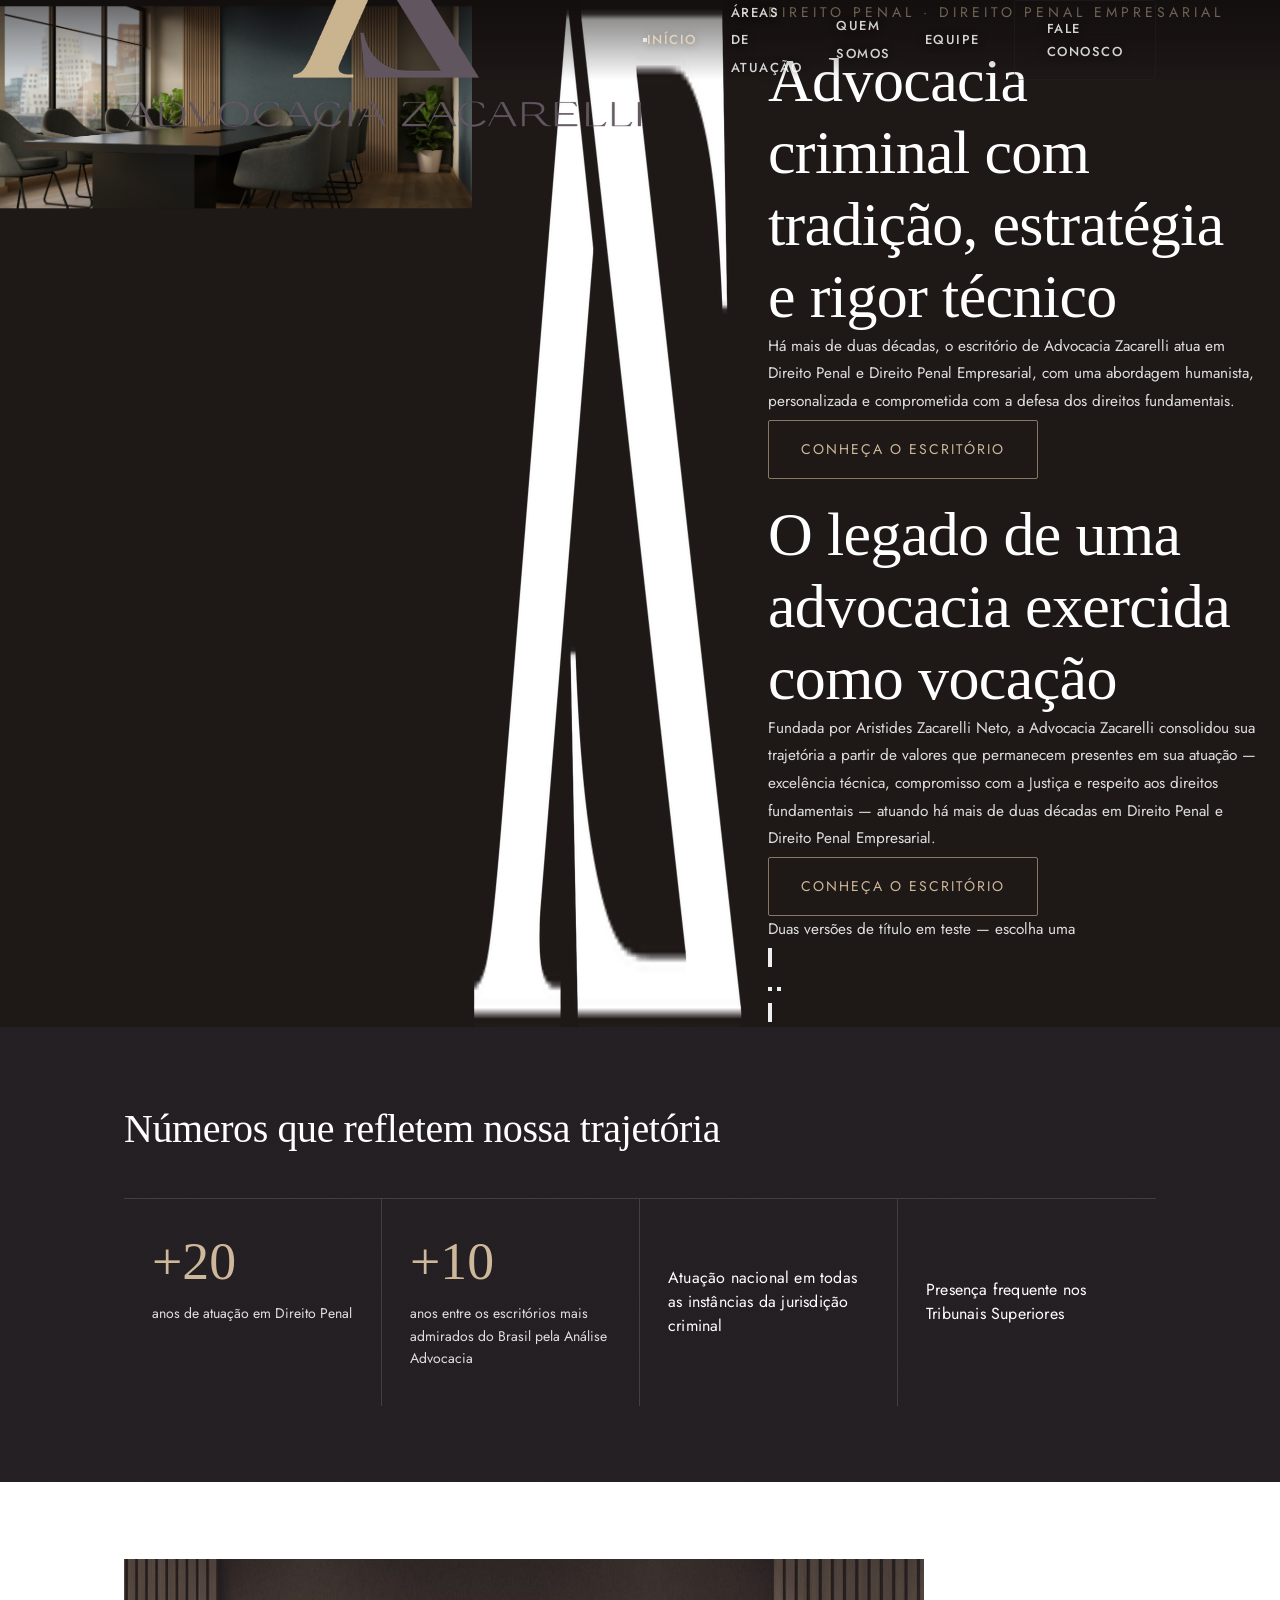
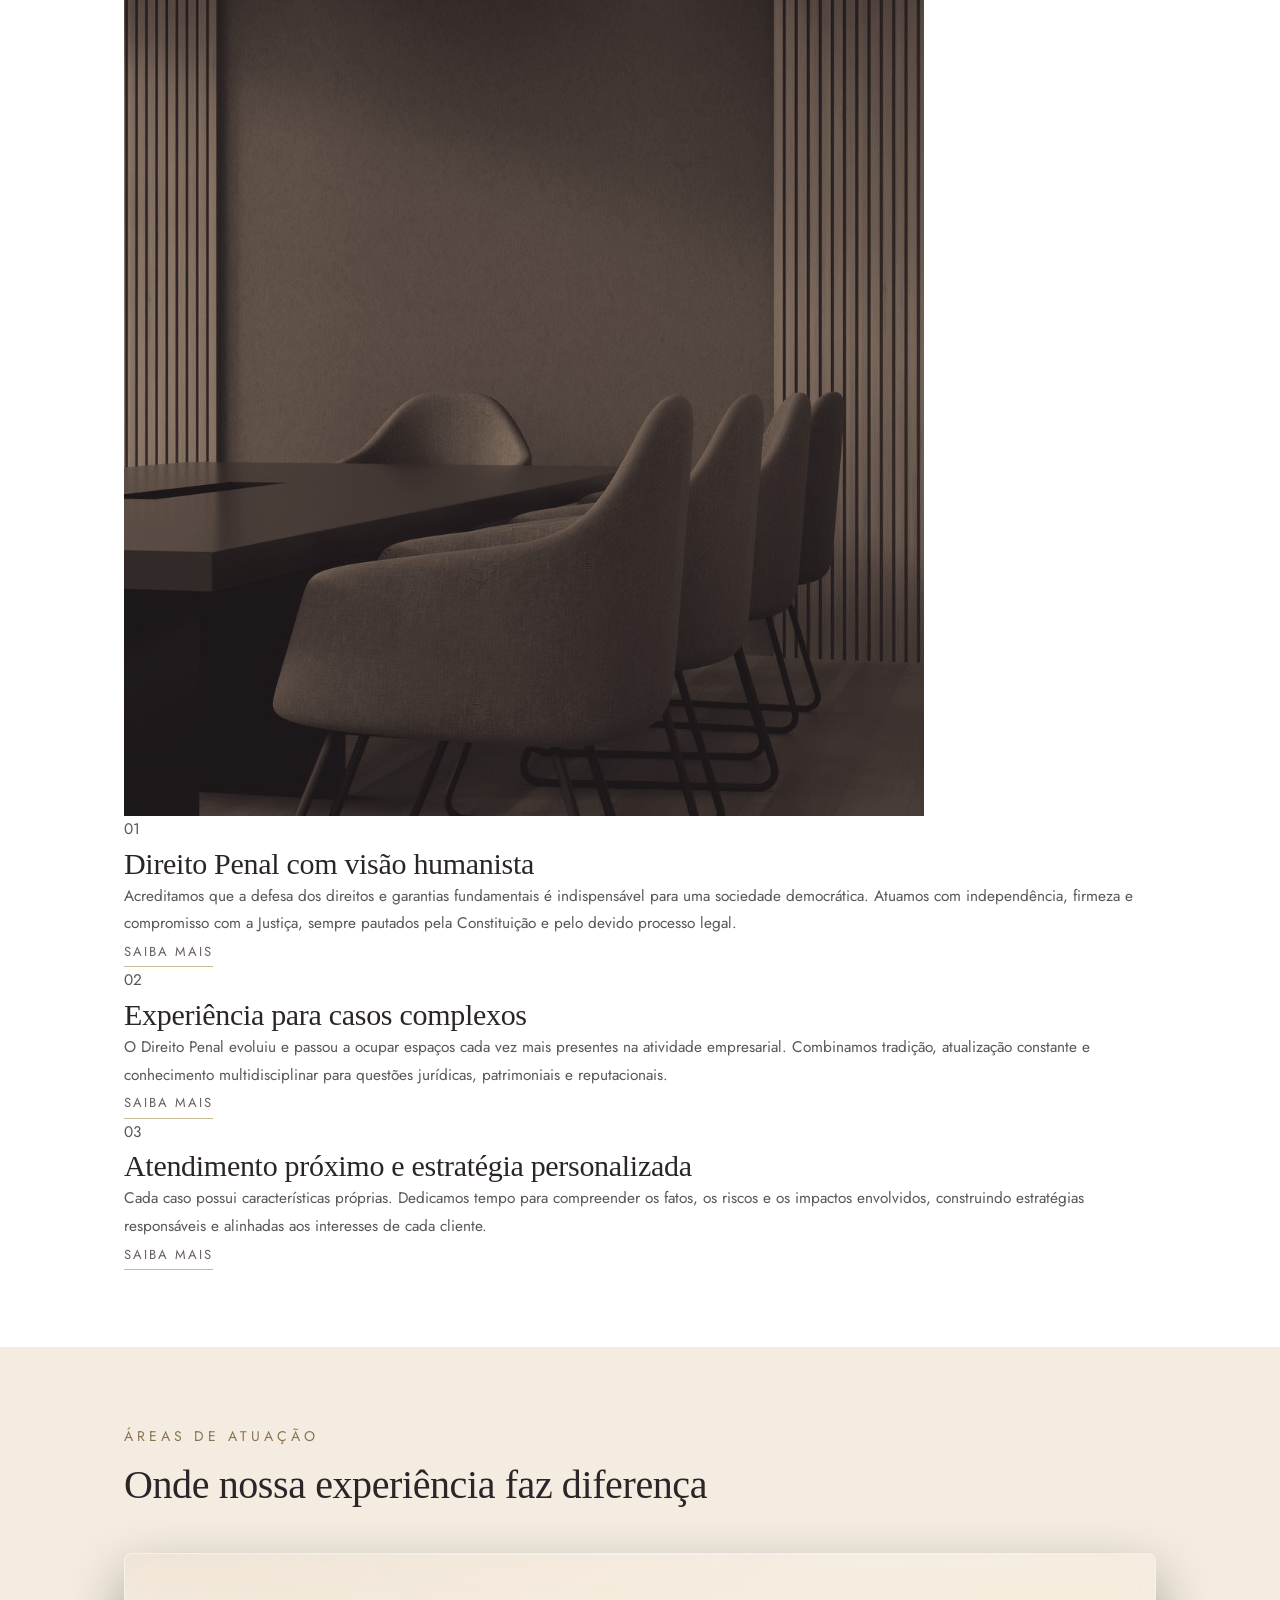
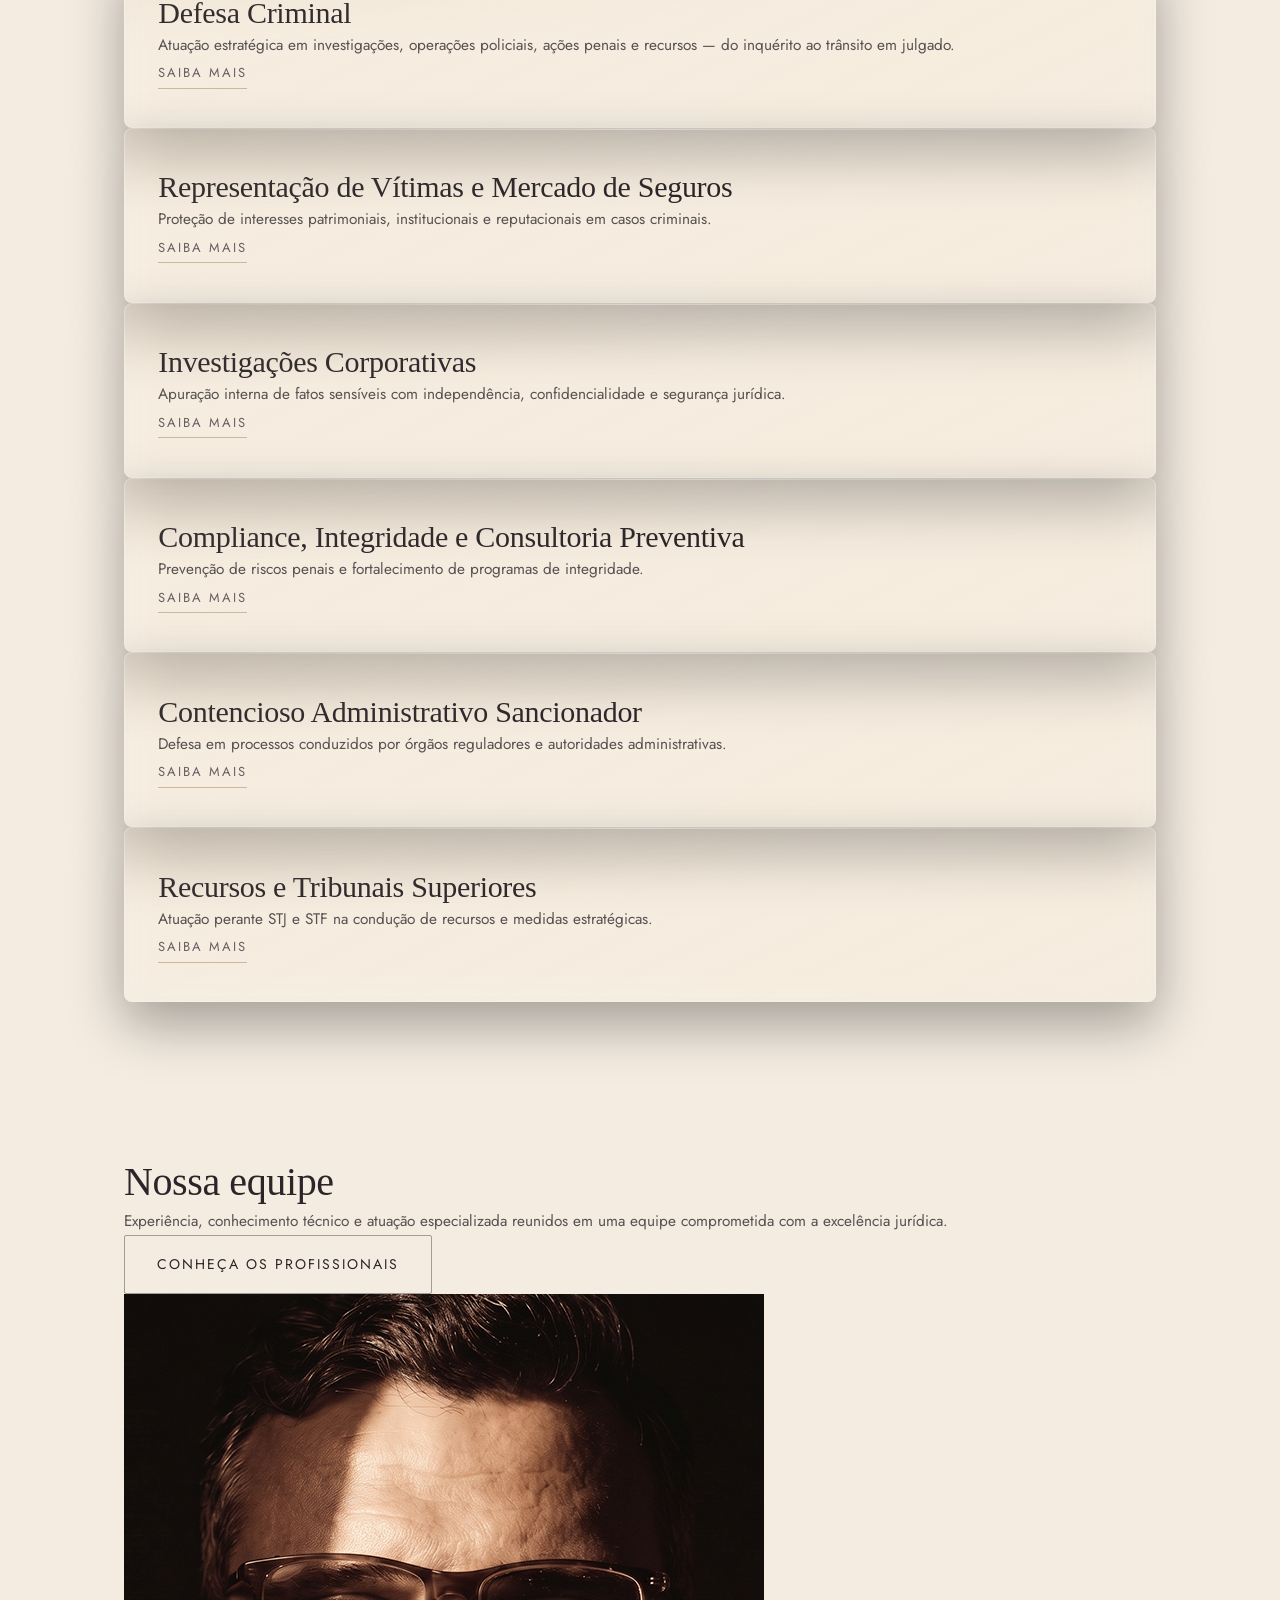
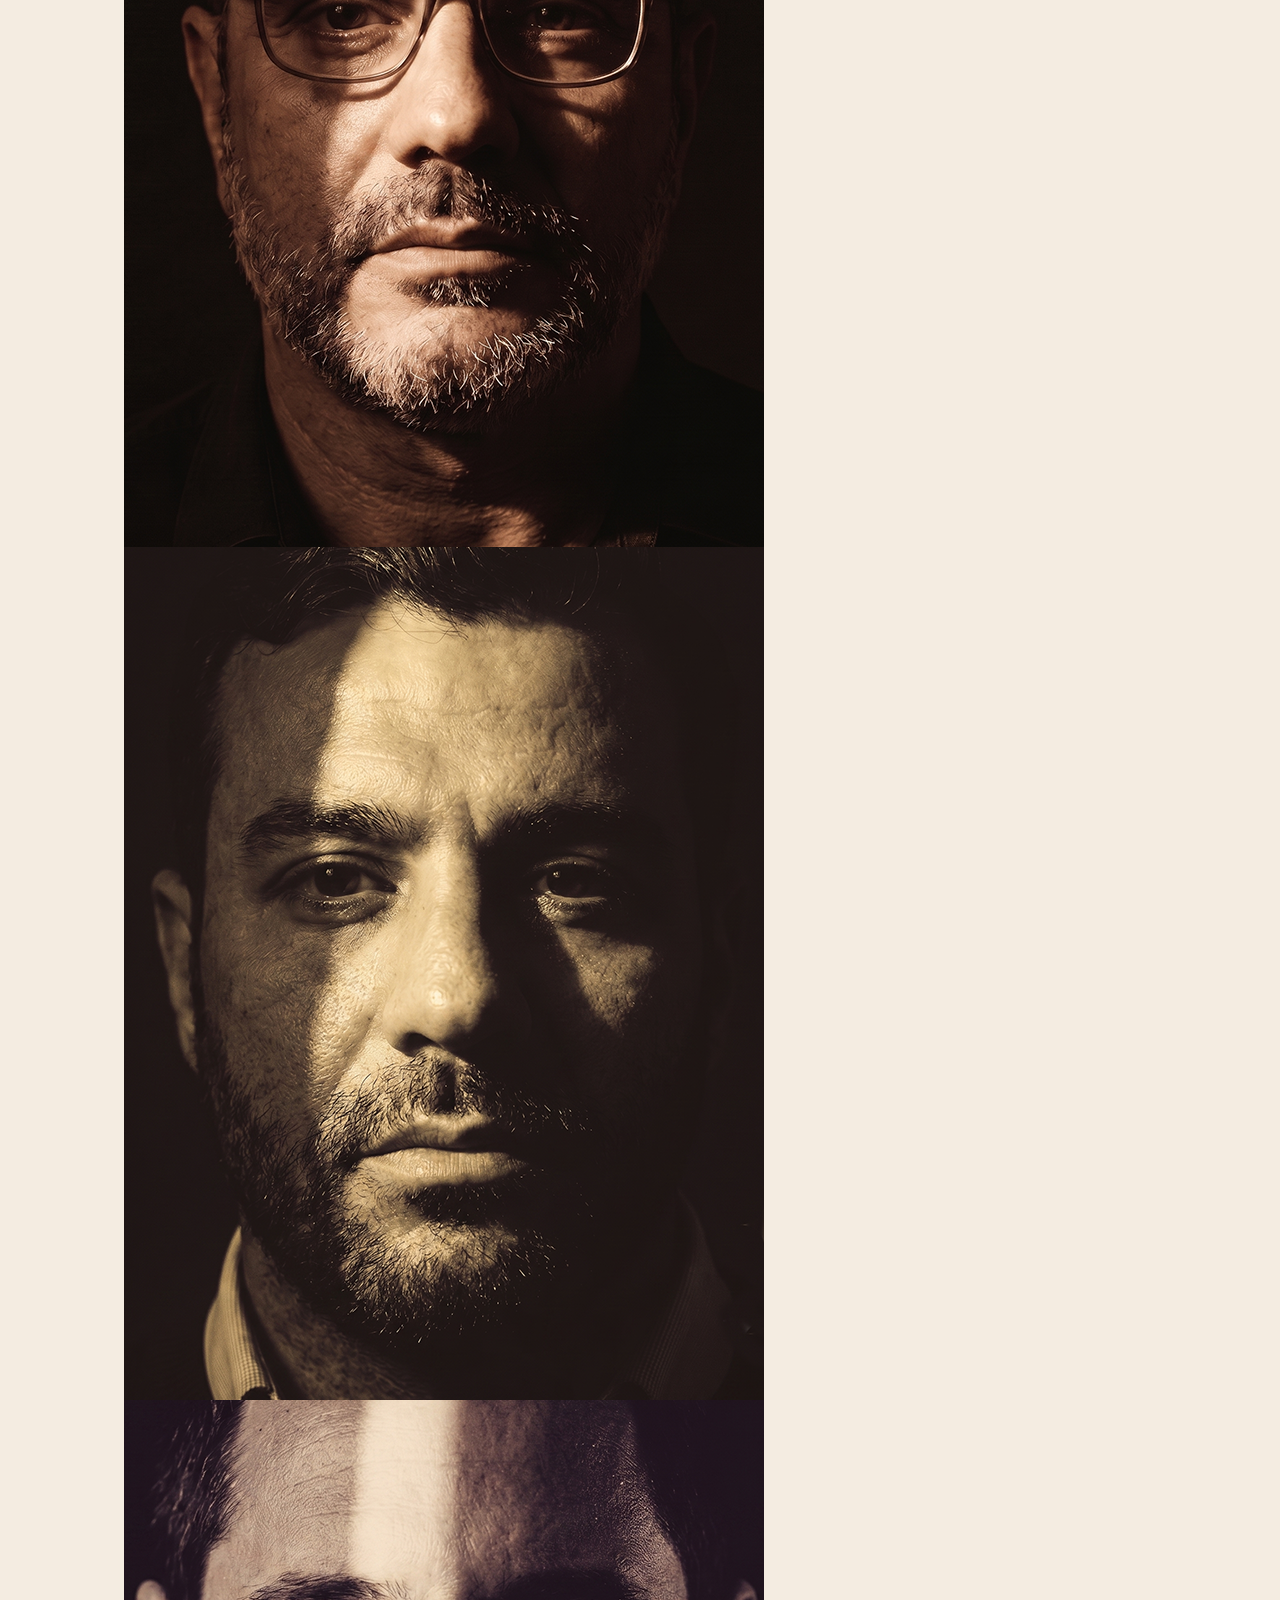
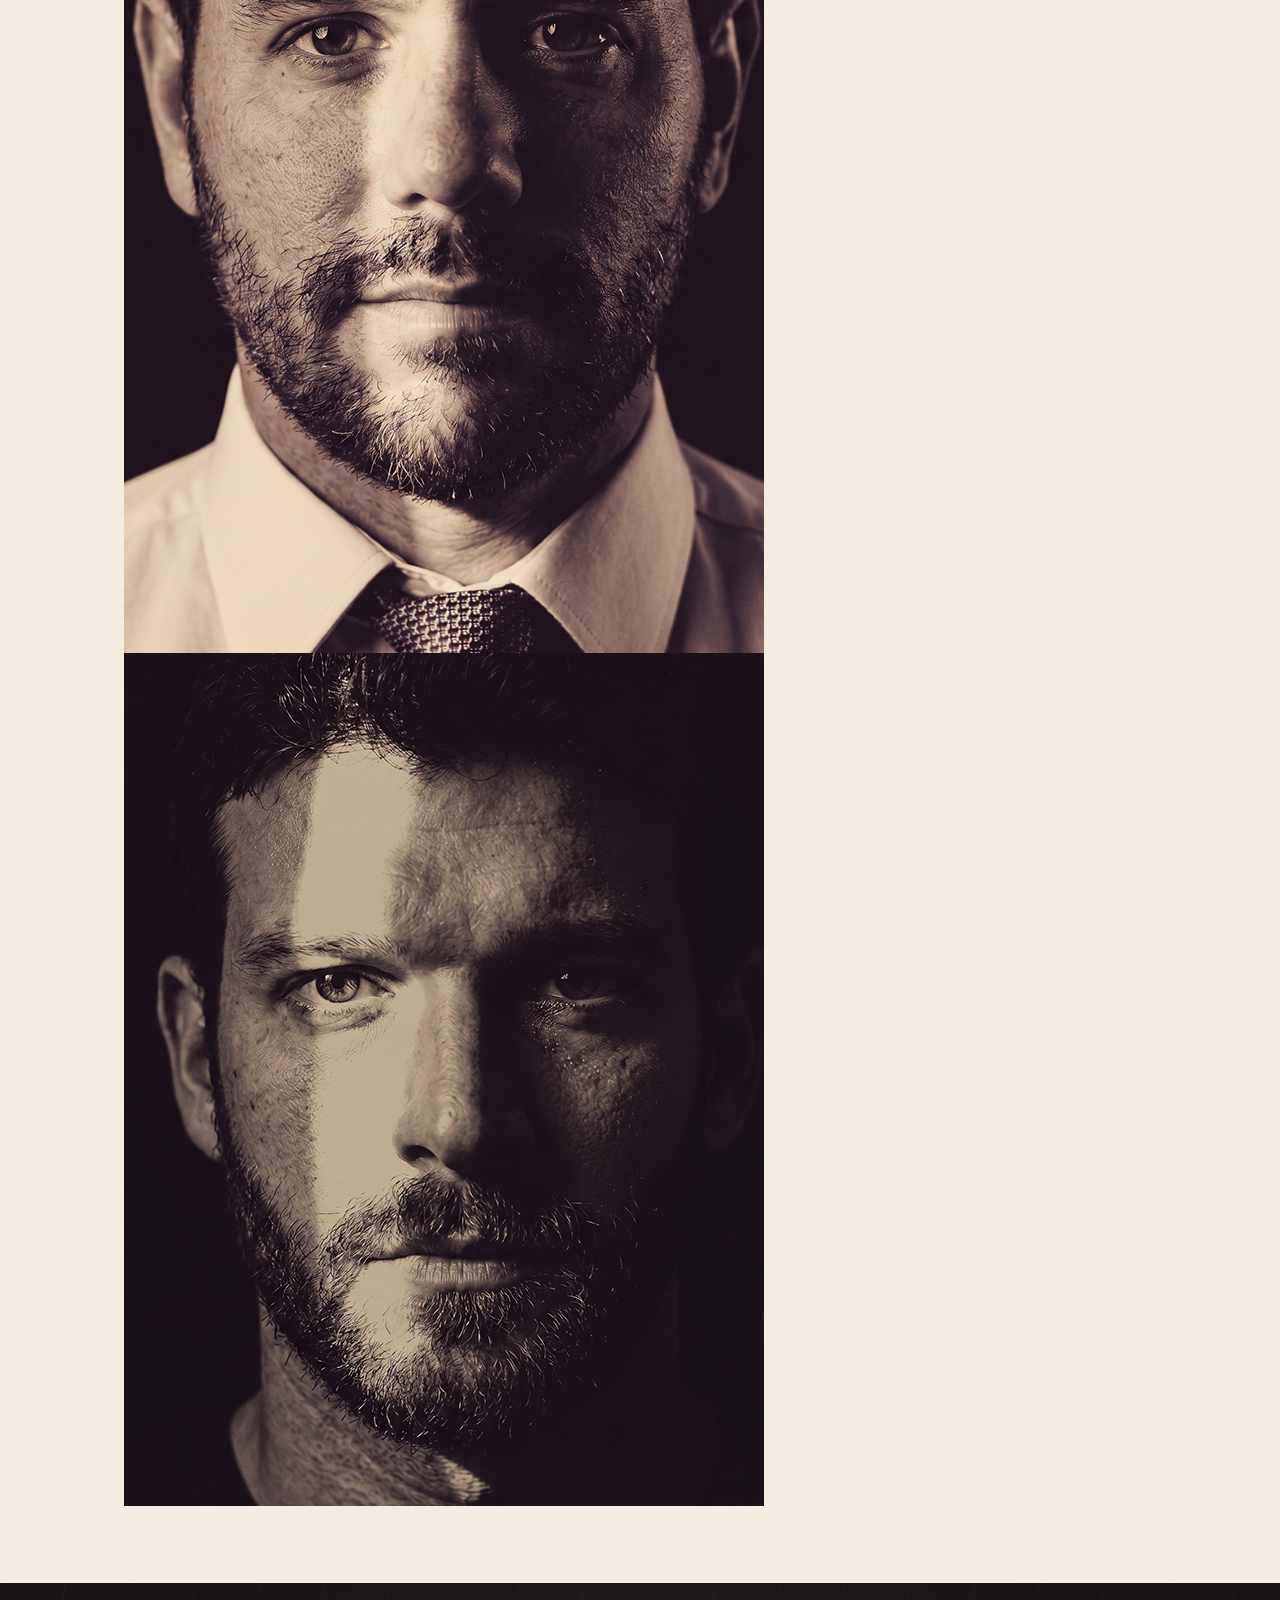
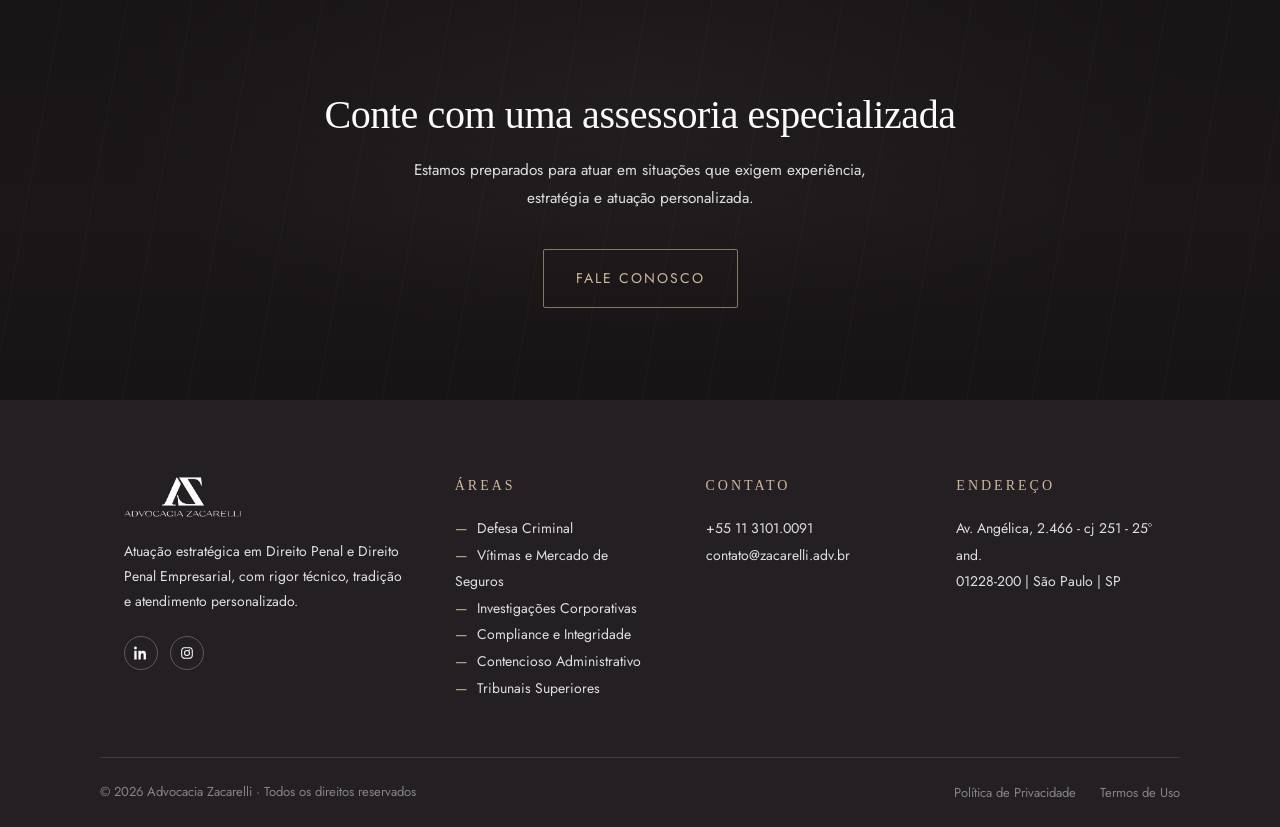
<file: home.html>
<!DOCTYPE html>
<html lang="pt-BR">
<head>
<meta charset="UTF-8">
<meta name="viewport" content="width=device-width, initial-scale=1.0">
<title>Advocacia Zacarelli — Direito Penal e Direito Penal Empresarial</title>
<meta name="description" content="Há mais de duas décadas, o escritório de Advocacia Zacarelli atua em Direito Penal e Direito Penal Empresarial, com uma abordagem humanista, personalizada e comprometida com a defesa dos direitos fundamentais.">
<meta property="og:title" content="Advocacia Zacarelli — Direito Penal e Direito Penal Empresarial">
<meta property="og:description" content="Rigor técnico, tradição e atendimento personalizado em Direito Penal e Direito Penal Empresarial.">
<meta property="og:image" content="assets/img/hero-bg.jpg">
<meta property="og:type" content="website">
<meta name="twitter:card" content="summary_large_image">
<link rel="icon" type="image/png" href="assets/img/favicon-32.png">
<link rel="apple-touch-icon" href="assets/img/favicon.png">
<link rel="preconnect" href="https://fonts.googleapis.com">
<link rel="preconnect" href="https://fonts.gstatic.com" crossorigin>
<link href="https://fonts.googleapis.com/css2?family=Oswald:wght@300;400;500&family=Jost:ital,wght@0,400;0,500;1,400&display=swap" rel="stylesheet">
<link rel="stylesheet" href="css/style.css">
</head>
<body class="page-home">

<a class="skip-link" href="#conteudo">Ir para o conteúdo</a>

<header>
  <div class="row nav">
    <a class="logo" href="home.html" aria-label="Advocacia Zacarelli — início">
      <img src="assets/img/logo-color.png" alt="Advocacia Zacarelli">
    </a>
    <button class="nav-toggle" id="navToggle" aria-label="Abrir menu" aria-expanded="false">
      <span></span><span></span><span></span>
    </button>
    <nav aria-label="Navegação principal">
      <ul class="nav-links" id="navLinks">
        <li><a href="home.html" class="active">Início</a></li>
        <li><a href="areas-de-atuacao.html">Áreas de Atuação</a></li>
        <li><a href="quem-somos.html">Quem Somos</a></li>
        <li><a href="equipe.html">Equipe</a></li>
        <li><a href="contato.html" class="btn btn-primary">Fale Conosco</a></li>
      </ul>
    </nav>
  </div>
</header>

<main id="conteudo">

<!-- ===== HERO — slider com as duas versões de título para escolha ===== -->
<section class="hero dark" id="top">
  <div class="hero-bg" aria-hidden="true">
    <img src="assets/img/hero-bg.jpg" alt="" data-parallax>
  </div>
  <div class="hero-overlay" aria-hidden="true"></div>
  <img class="hero-mark" src="assets/img/logo-mark-white.png" alt="" aria-hidden="true">
  <div class="row">
    <div class="hero-copy">
      <p class="eyebrow">Direito Penal · Direito Penal Empresarial</p>
      <div class="hero-slider">
        <div class="hero-slide is-active">
          <h1>Advocacia criminal com tradição, estratégia e rigor técnico</h1>
          <p class="lead">Há mais de duas décadas, o escritório de Advocacia Zacarelli atua em Direito Penal e Direito Penal Empresarial, com uma abordagem humanista, personalizada e comprometida com a defesa dos direitos fundamentais.</p>
          <a class="btn btn-gold" href="quem-somos.html">Conheça o escritório</a>
        </div>
        <div class="hero-slide">
          <h1>O legado de uma advocacia exercida como vocação</h1>
          <p class="lead">Fundada por Aristides Zacarelli Neto, a Advocacia Zacarelli consolidou sua trajetória a partir de valores que permanecem presentes em sua atuação — excelência técnica, compromisso com a Justiça e respeito aos direitos fundamentais — atuando há mais de duas décadas em Direito Penal e Direito Penal Empresarial.</p>
          <a class="btn btn-gold" href="quem-somos.html">Conheça o escritório</a>
        </div>
      </div>
      <span class="hero-slider-note">Duas versões de título em teste — escolha uma</span>
      <div class="hero-slider-controls">
        <button class="hero-nav-btn prev" type="button" aria-label="Versão anterior">
          <svg viewBox="0 0 24 24" fill="none" stroke="currentColor" stroke-width="1.6" stroke-linecap="round" stroke-linejoin="round"><path d="M15 4l-8 8 8 8"/></svg>
        </button>
        <div class="hero-slider-dots" role="tablist" aria-label="Versões do título">
          <button class="dot is-active" type="button" data-slide="0" role="tab" aria-selected="true" aria-label="Versão 1"><span class="dot-fill"></span></button>
          <button class="dot" type="button" data-slide="1" role="tab" aria-selected="false" aria-label="Versão 2"><span class="dot-fill"></span></button>
        </div>
        <button class="hero-nav-btn next" type="button" aria-label="Próxima versão">
          <svg viewBox="0 0 24 24" fill="none" stroke="currentColor" stroke-width="1.6" stroke-linecap="round" stroke-linejoin="round"><path d="M9 4l8 8-8 8"/></svg>
        </button>
      </div>
    </div>
  </div>
  <a href="#destaques" class="hero-scroll-cue" aria-label="Rolar para o conteúdo"><span></span></a>
</section>

<!-- ===== NÚMEROS ===== -->
<section class="section stats-band grain">
  <div class="row">
    <div class="section-head reveal">
      <h2>Números que refletem nossa trajetória</h2>
    </div>
    <div class="stats-grid">
      <div class="stat-item reveal">
        <b>+20</b>
        <span>anos de atuação em Direito Penal</span>
      </div>
      <div class="stat-item reveal" style="transition-delay:80ms">
        <b>+10</b>
        <span>anos entre os escritórios mais admirados do Brasil pela Análise Advocacia</span>
      </div>
      <div class="stat-item stat-item--text reveal" style="transition-delay:160ms">
        <span class="stat-highlight">Atuação nacional em todas as instâncias da jurisdição criminal</span>
      </div>
      <div class="stat-item stat-item--text reveal" style="transition-delay:240ms">
        <span class="stat-highlight">Presença frequente nos Tribunais Superiores</span>
      </div>
    </div>
  </div>
</section>

<!-- ===== DESTAQUES — foto do escritório + lista editorial ===== -->
<section class="section" id="destaques">
  <div class="row destaques-split">
    <div class="destaques-visual reveal">
      <!-- TODO: substituir por foto real do escritório quando disponível -->
      <img src="assets/img/office-detail.jpg" alt="Sala de reuniões do escritório Advocacia Zacarelli">
    </div>
    <div class="destaque-list">
      <div class="destaque-item reveal">
        <span class="destaque-num">01</span>
        <div>
          <h3>Direito Penal com visão humanista</h3>
          <p>Acreditamos que a defesa dos direitos e garantias fundamentais é indispensável para uma sociedade democrática. Atuamos com independência, firmeza e compromisso com a Justiça, sempre pautados pela Constituição e pelo devido processo legal.</p>
          <a class="link-underline" href="areas-de-atuacao.html">Saiba mais</a>
        </div>
      </div>
      <div class="destaque-item reveal" style="transition-delay:80ms">
        <span class="destaque-num">02</span>
        <div>
          <h3>Experiência para casos complexos</h3>
          <p>O Direito Penal evoluiu e passou a ocupar espaços cada vez mais presentes na atividade empresarial. Combinamos tradição, atualização constante e conhecimento multidisciplinar para questões jurídicas, patrimoniais e reputacionais.</p>
          <a class="link-underline" href="areas-de-atuacao.html">Saiba mais</a>
        </div>
      </div>
      <div class="destaque-item reveal" style="transition-delay:160ms">
        <span class="destaque-num">03</span>
        <div>
          <h3>Atendimento próximo e estratégia personalizada</h3>
          <p>Cada caso possui características próprias. Dedicamos tempo para compreender os fatos, os riscos e os impactos envolvidos, construindo estratégias responsáveis e alinhadas aos interesses de cada cliente.</p>
          <a class="link-underline" href="contato.html">Saiba mais</a>
        </div>
      </div>
    </div>
  </div>
</section>

<!-- ===== ÁREAS DE ATUAÇÃO — grid bento ===== -->
<section class="section alt" id="atuacao">
  <div class="row">
    <div class="section-head reveal">
      <p class="eyebrow">Áreas de Atuação</p>
      <h2>Onde nossa experiência faz diferença</h2>
    </div>
    <div class="areas-bento">
      <div class="area-card reveal">
        <h3>Defesa Criminal</h3>
        <p>Atuação estratégica em investigações, operações policiais, ações penais e recursos — do inquérito ao trânsito em julgado.</p>
        <a class="link-underline" href="areas-de-atuacao.html#defesa-criminal">Saiba mais</a>
      </div>
      <div class="area-card reveal" style="transition-delay:60ms">
        <h3>Representação de Vítimas e Mercado de Seguros</h3>
        <p>Proteção de interesses patrimoniais, institucionais e reputacionais em casos criminais.</p>
        <a class="link-underline" href="areas-de-atuacao.html#vitimas-seguros">Saiba mais</a>
      </div>
      <div class="area-card reveal" style="transition-delay:120ms">
        <h3>Investigações Corporativas</h3>
        <p>Apuração interna de fatos sensíveis com independência, confidencialidade e segurança jurídica.</p>
        <a class="link-underline" href="areas-de-atuacao.html#investigacoes-corporativas">Saiba mais</a>
      </div>
      <div class="area-card reveal" style="transition-delay:180ms">
        <h3>Compliance, Integridade e Consultoria Preventiva</h3>
        <p>Prevenção de riscos penais e fortalecimento de programas de integridade.</p>
        <a class="link-underline" href="areas-de-atuacao.html#compliance">Saiba mais</a>
      </div>
      <div class="area-card reveal" style="transition-delay:240ms">
        <h3>Contencioso Administrativo Sancionador</h3>
        <p>Defesa em processos conduzidos por órgãos reguladores e autoridades administrativas.</p>
        <a class="link-underline" href="areas-de-atuacao.html#contencioso-administrativo">Saiba mais</a>
      </div>
      <div class="area-card reveal" style="transition-delay:300ms">
        <h3>Recursos e Tribunais Superiores</h3>
        <p>Atuação perante STJ e STF na condução de recursos e medidas estratégicas.</p>
        <a class="link-underline" href="areas-de-atuacao.html#tribunais-superiores">Saiba mais</a>
      </div>
    </div>
  </div>
</section>

<!-- ===== NOSSA EQUIPE (teaser com fotos reais dos sócios) ===== -->
<section class="section team-teaser">
  <div class="row team-teaser-grid">
    <div class="team-teaser-copy reveal">
      <h2>Nossa equipe</h2>
      <p>Experiência, conhecimento técnico e atuação especializada reunidos em uma equipe comprometida com a excelência jurídica.</p>
      <a class="btn btn-primary" href="equipe.html">Conheça os profissionais</a>
    </div>
    <div class="team-teaser-photos" aria-hidden="true">
      <!-- TODO: substituir por sessão de fotos oficial quando disponível -->
      <img src="assets/img/team/zacarelli.png" alt="" class="reveal">
      <img src="assets/img/team/danilo.png" alt="" class="reveal" style="transition-delay:80ms">
      <img src="assets/img/team/adriano.png" alt="" class="reveal" style="transition-delay:160ms">
      <img src="assets/img/team/victor.png" alt="" class="reveal" style="transition-delay:240ms">
    </div>
  </div>
</section>

<!-- ===== CTA FINAL ===== -->
<section class="cta dark">
  <div class="row">
    <h2>Conte com uma assessoria especializada</h2>
    <p class="lead">Estamos preparados para atuar em situações que exigem experiência, estratégia e atuação personalizada.</p>
    <div class="btns">
      <a class="btn btn-gold" href="contato.html">Fale Conosco</a>
    </div>
  </div>
</section>

</main>

<footer class="dark">
  <div class="row foot-grid">
    <div class="foot-about">
      <a class="logo" href="home.html"><img src="assets/img/logo-white.png" alt="Advocacia Zacarelli"></a>
      <p>Atuação estratégica em Direito Penal e Direito Penal Empresarial, com rigor técnico, tradição e atendimento personalizado.</p>
      <div class="foot-social">
        <a href="#" aria-label="LinkedIn"><svg viewBox="0 0 24 24"><path d="M4.98 3.5C4.98 4.88 3.87 6 2.5 6S0 4.88 0 3.5 1.12 1 2.5 1s2.48 1.12 2.48 2.5zM.5 8h4V23h-4V8zm7.5 0h3.83v2.05h.05c.53-1 1.84-2.05 3.79-2.05 4.06 0 4.81 2.67 4.81 6.14V23h-4v-6.85c0-1.63-.03-3.73-2.27-3.73-2.28 0-2.63 1.78-2.63 3.62V23h-4V8z"/></svg></a>
        <a href="#" aria-label="Instagram"><svg viewBox="0 0 24 24"><path d="M12 2c2.72 0 3.06.01 4.12.06 1.06.05 1.79.22 2.43.47a4.9 4.9 0 0 1 1.77 1.15 4.9 4.9 0 0 1 1.15 1.77c.25.64.42 1.37.47 2.43.05 1.06.06 1.4.06 4.12s-.01 3.06-.06 4.12c-.05 1.06-.22 1.79-.47 2.43a4.9 4.9 0 0 1-1.15 1.77 4.9 4.9 0 0 1-1.77 1.15c-.64.25-1.37.42-2.43.47-1.06.05-1.4.06-4.12.06s-3.06-.01-4.12-.06c-1.06-.05-1.79-.22-2.43-.47a4.9 4.9 0 0 1-1.77-1.15 4.9 4.9 0 0 1-1.15-1.77c-.25-.64-.42-1.37-.47-2.43C2.01 15.06 2 14.72 2 12s.01-3.06.06-4.12c.05-1.06.22-1.79.47-2.43a4.9 4.9 0 0 1 1.15-1.77A4.9 4.9 0 0 1 5.45 2.53c.64-.25 1.37-.42 2.43-.47C8.94 2.01 9.28 2 12 2zm0 1.8c-2.67 0-2.99.01-4.04.06-.97.04-1.5.2-1.85.34-.46.18-.79.4-1.14.75-.35.35-.57.68-.75 1.14-.14.35-.3.88-.34 1.85C3.83 9 3.82 9.32 3.82 12s.01 3 .06 4.04c.04.97.2 1.5.34 1.85.18.46.4.79.75 1.14.35.35.68.57 1.14.75.35.14.88.3 1.85.34 1.05.05 1.37.06 4.04.06s2.99-.01 4.04-.06c.97-.04 1.5-.2 1.85-.34.46-.18.79-.4 1.14-.75.35-.35.57-.68.75-1.14.14-.35.3-.88.34-1.85.05-1.04.06-1.37.06-4.04s-.01-2.99-.06-4.04c-.04-.97-.2-1.5-.34-1.85a3.1 3.1 0 0 0-.75-1.14 3.1 3.1 0 0 0-1.14-.75c-.35-.14-.88-.3-1.85-.34C14.99 3.81 14.67 3.8 12 3.8zm0 3.05a5.15 5.15 0 1 1 0 10.3 5.15 5.15 0 0 1 0-10.3zm0 1.8a3.35 3.35 0 1 0 0 6.7 3.35 3.35 0 0 0 0-6.7zm5.35-1.98a1.2 1.2 0 1 1-2.4 0 1.2 1.2 0 0 1 2.4 0z"/></svg></a>
      </div>
    </div>
    <div>
      <h4>Áreas</h4>
      <ul>
        <li><a href="areas-de-atuacao.html#defesa-criminal">Defesa Criminal</a></li>
        <li><a href="areas-de-atuacao.html#vitimas-seguros">Vítimas e Mercado de Seguros</a></li>
        <li><a href="areas-de-atuacao.html#investigacoes-corporativas">Investigações Corporativas</a></li>
        <li><a href="areas-de-atuacao.html#compliance">Compliance e Integridade</a></li>
        <li><a href="areas-de-atuacao.html#contencioso-administrativo">Contencioso Administrativo</a></li>
        <li><a href="areas-de-atuacao.html#tribunais-superiores">Tribunais Superiores</a></li>
      </ul>
    </div>
    <div>
      <h4>Contato</h4>
      <p>+55 11 3101.0091<br>contato@zacarelli.adv.br</p>
    </div>
    <div>
      <h4>Endereço</h4>
      <p>Av. Angélica, 2.466 - cj 251 - 25º and.<br>01228-200 | São Paulo | SP</p>
    </div>
  </div>
  <div class="row foot-bottom">
    <p>© 2026 Advocacia Zacarelli · Todos os direitos reservados</p>
    <div class="legal-links">
      <a href="#">Política de Privacidade</a>
      <a href="#">Termos de Uso</a>
    </div>
  </div>
</footer>

<script src="js/main.js"></script>
</body>
</html>
</file>
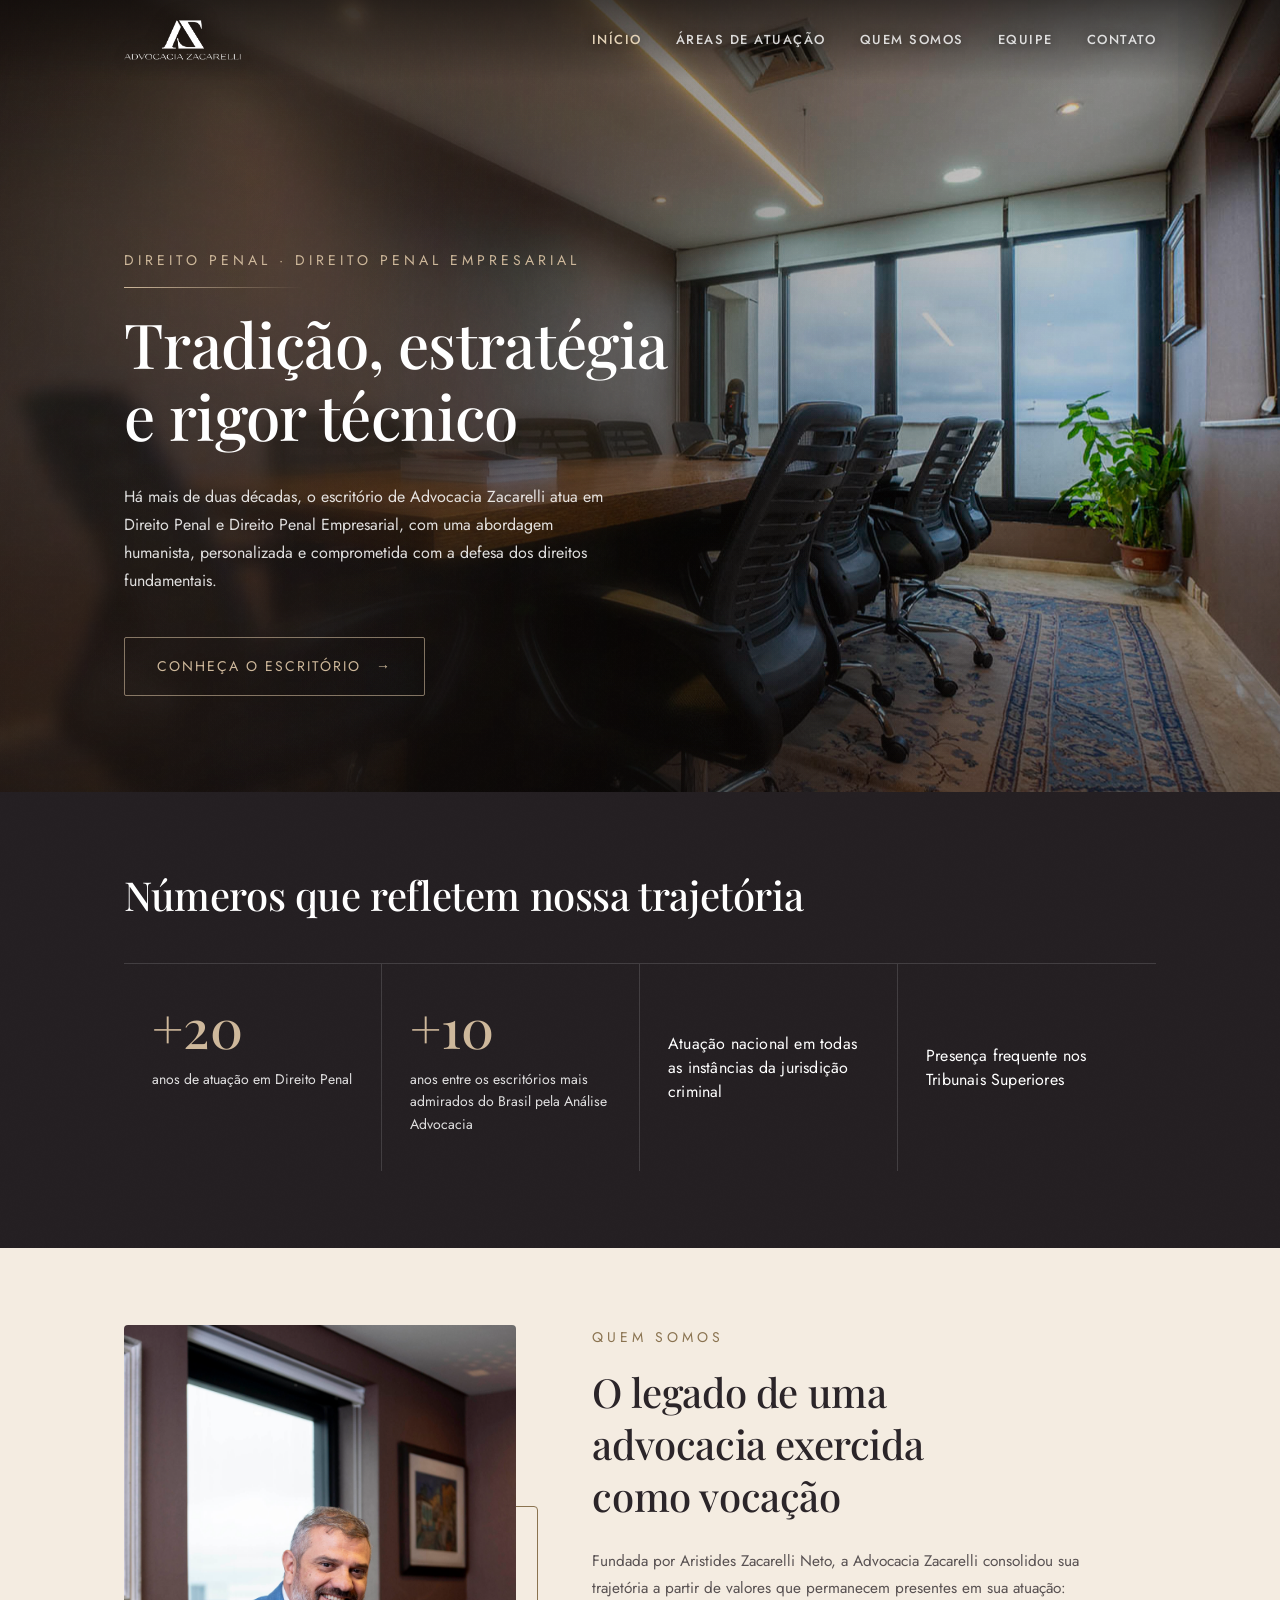
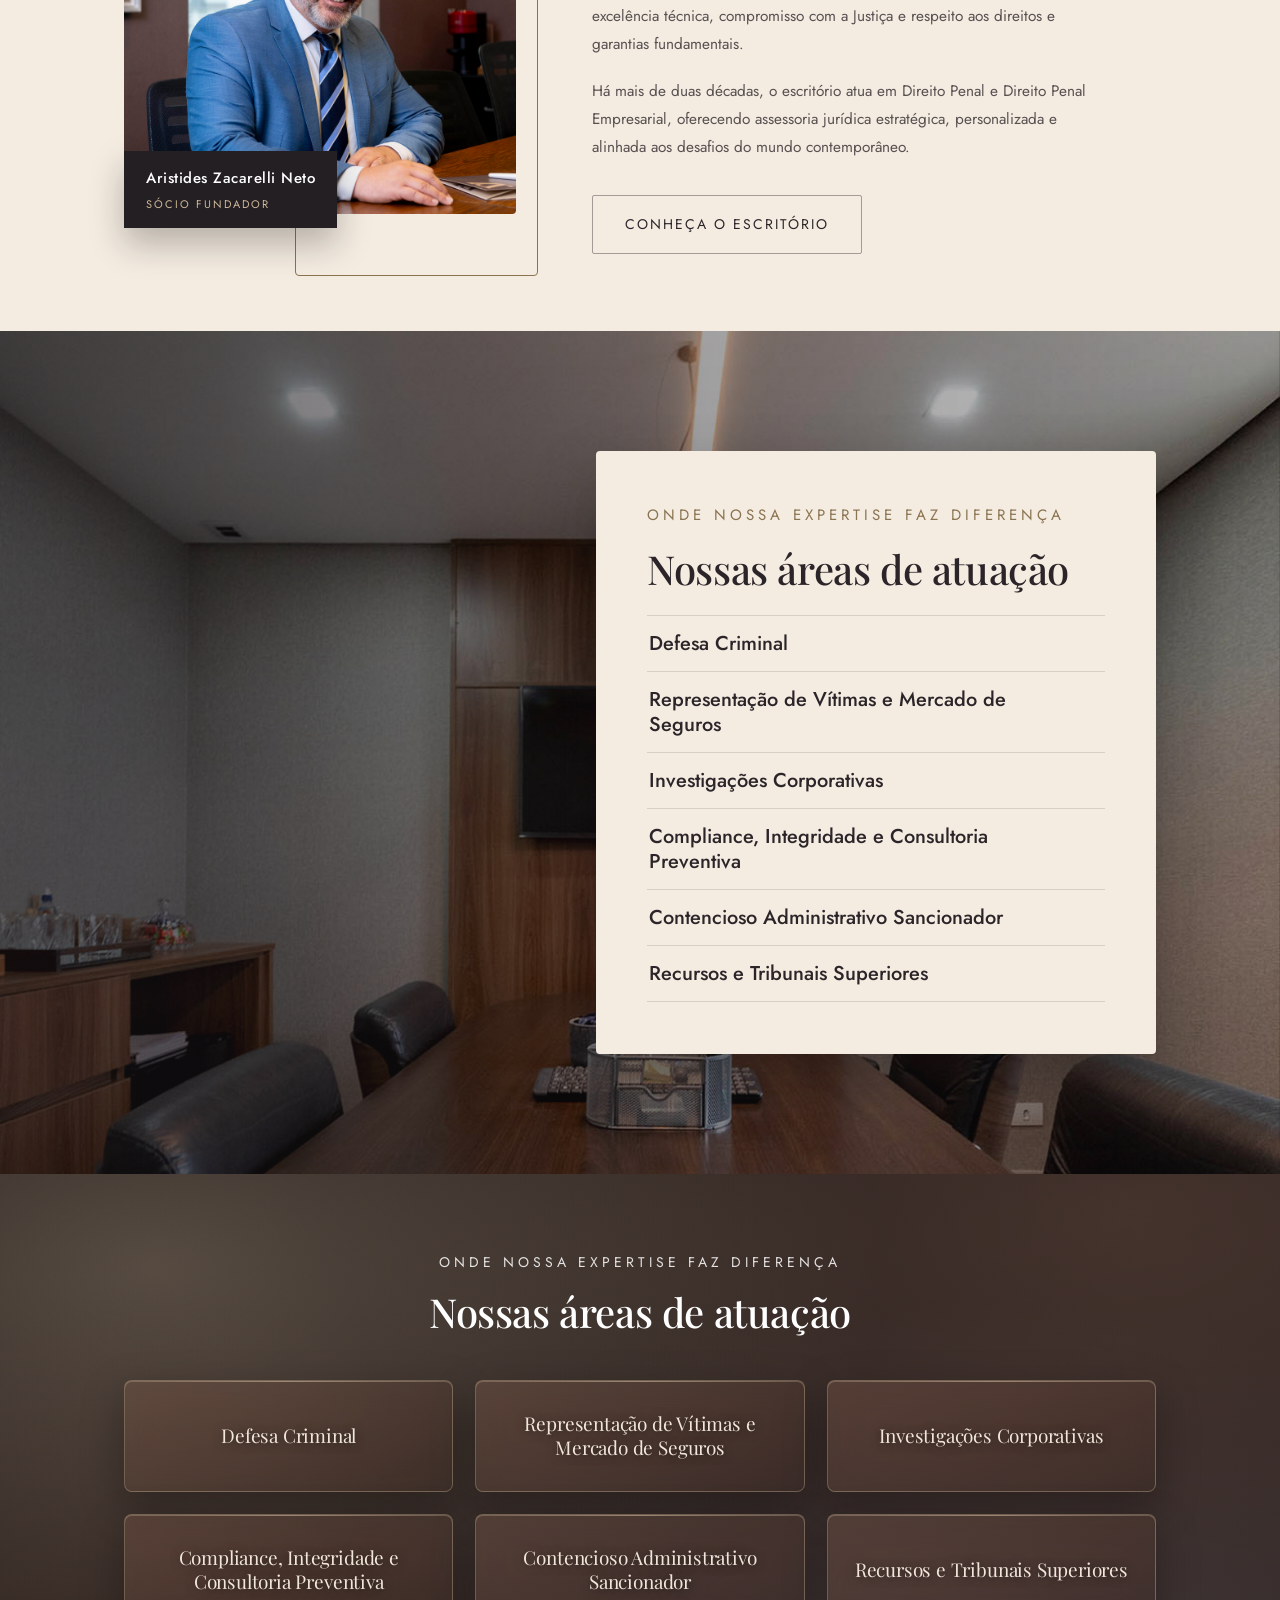
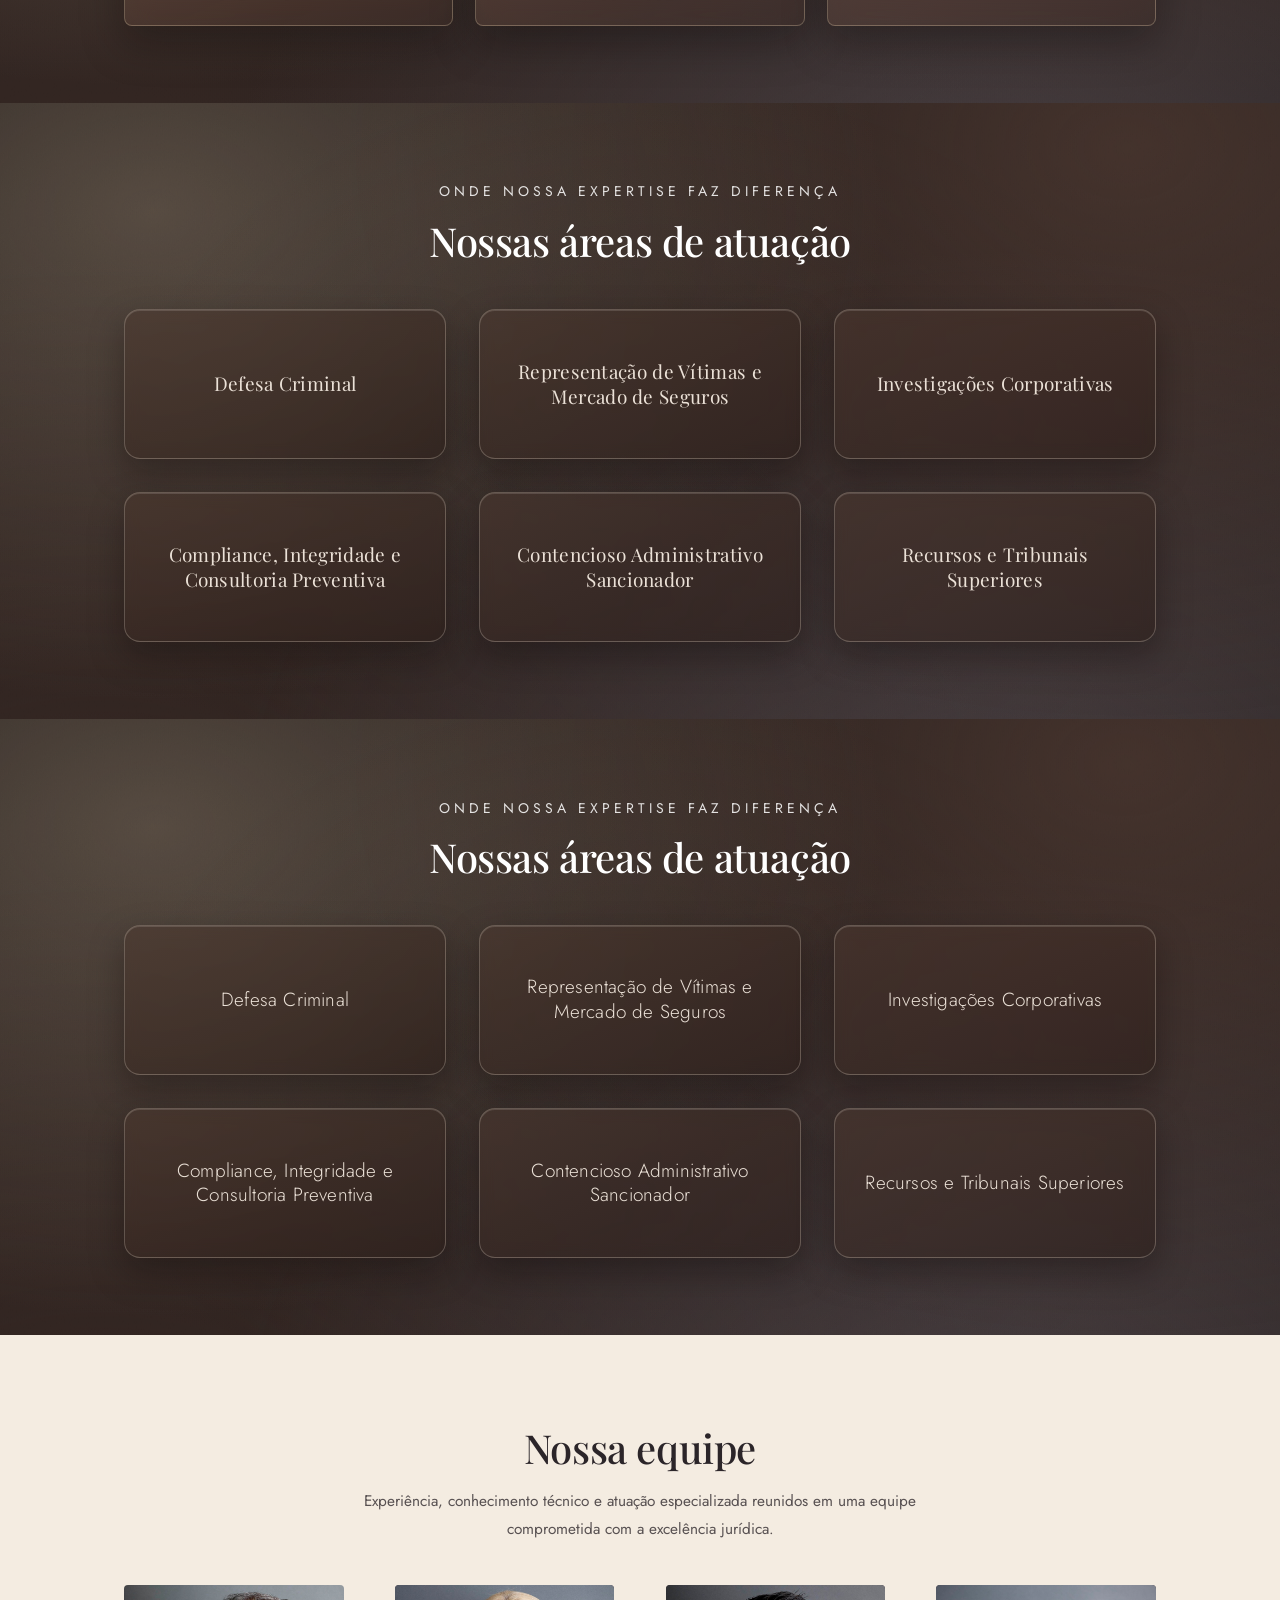
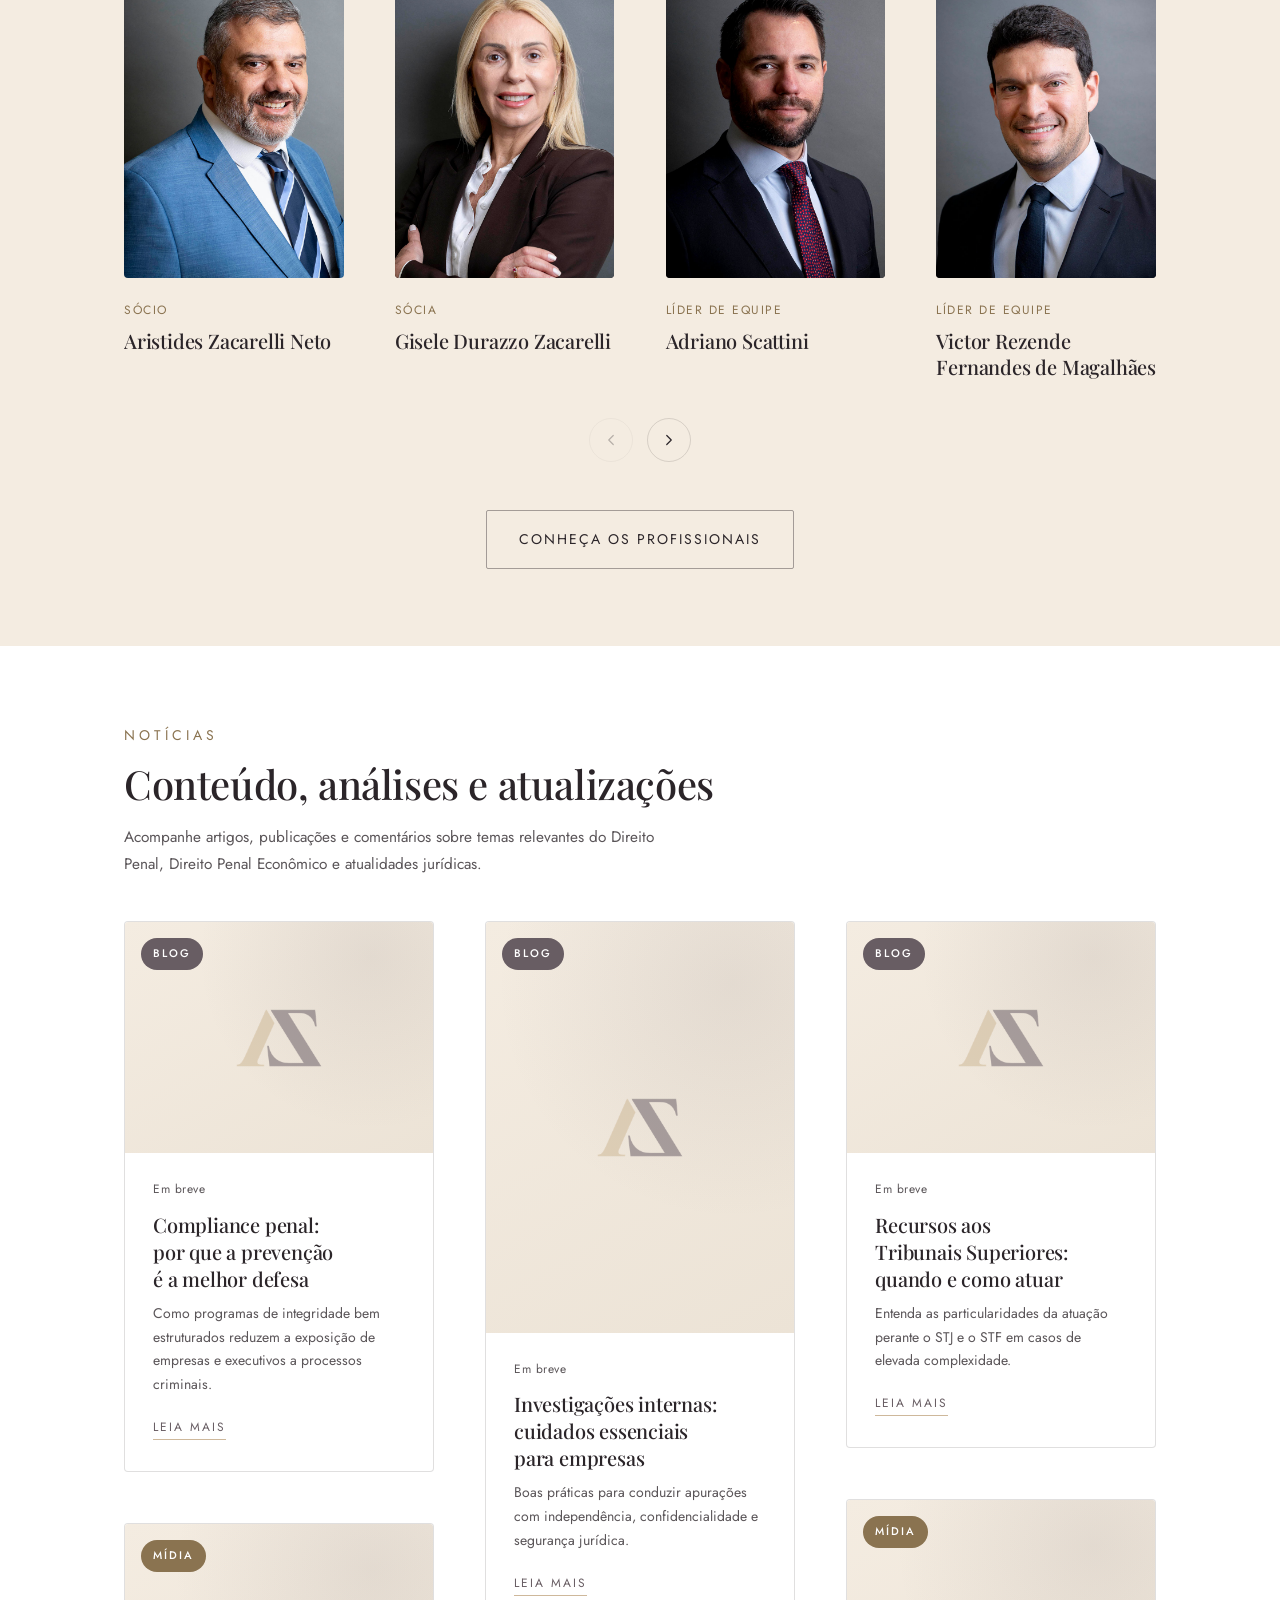
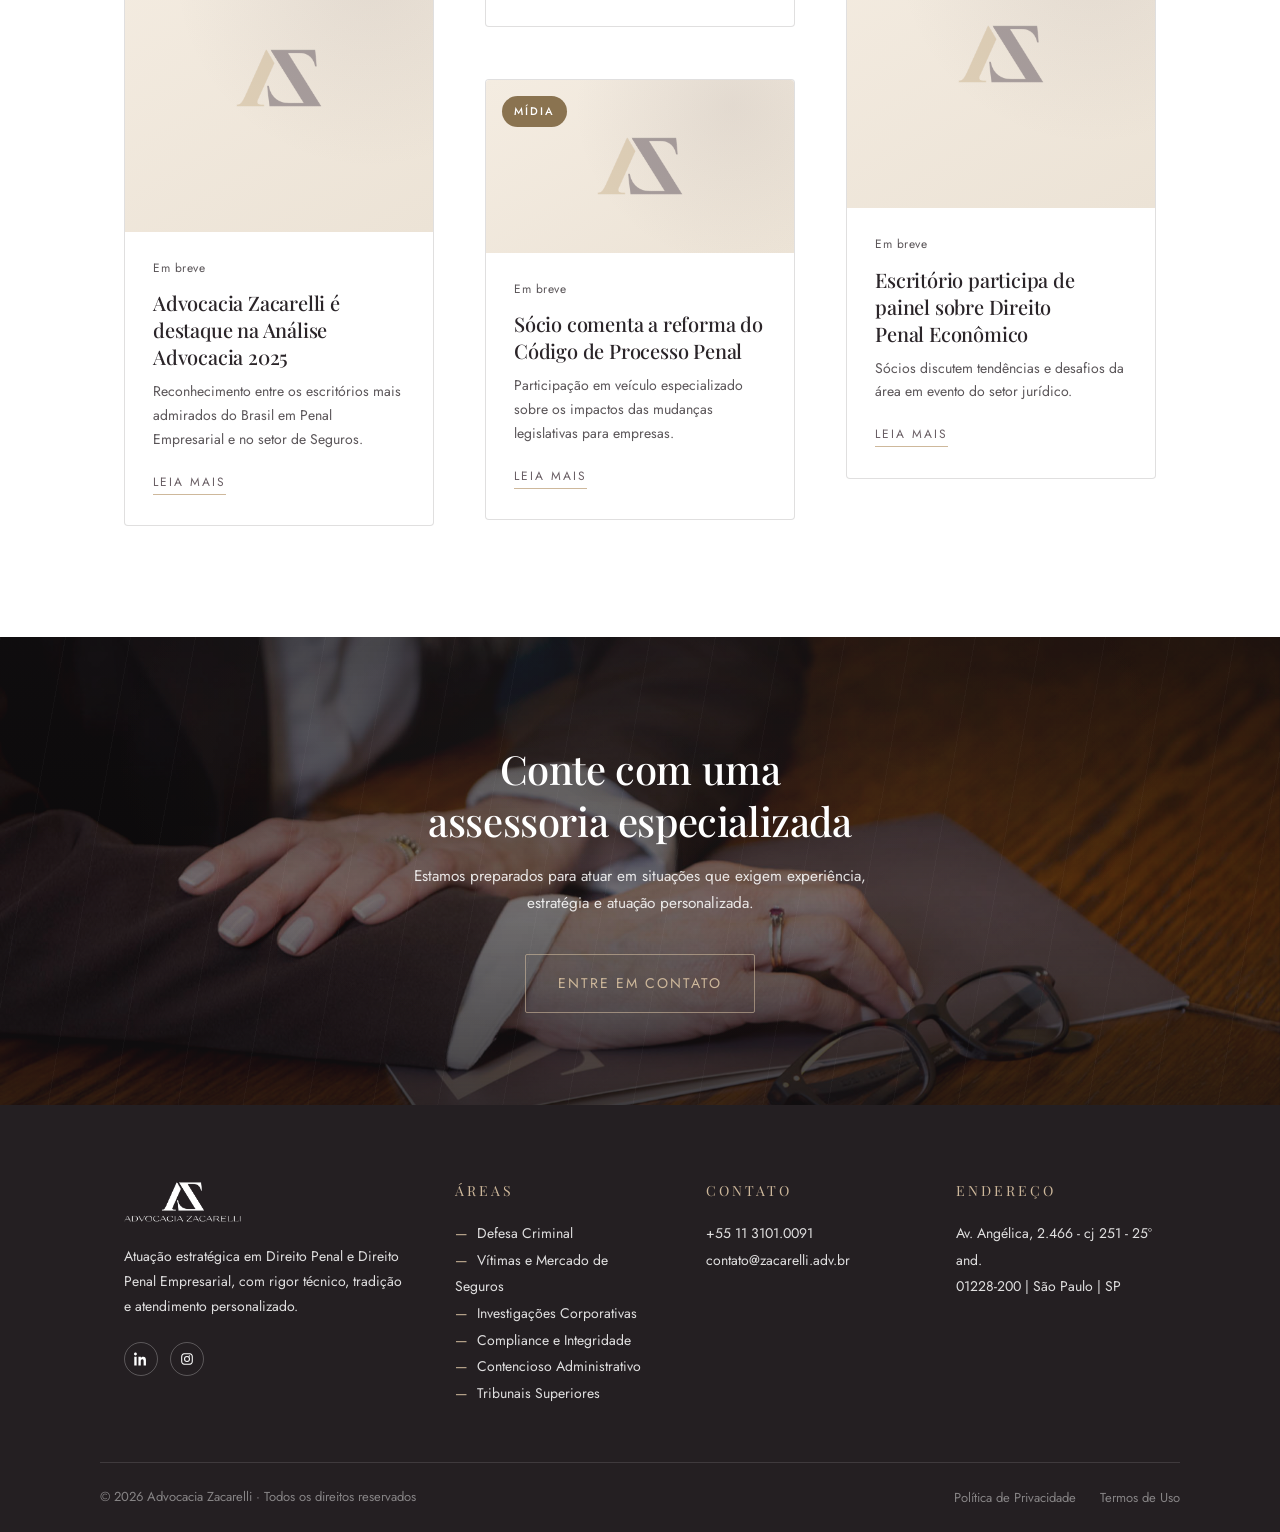
<file: home_old.html>
<!DOCTYPE html>
<html lang="pt-BR">
<head>
<meta charset="UTF-8">
<meta name="viewport" content="width=device-width, initial-scale=1.0">
<title>Advocacia Zacarelli — Direito Penal e Direito Penal Empresarial</title>
<meta name="description" content="Há mais de duas décadas, o escritório de Advocacia Zacarelli atua em Direito Penal e Direito Penal Empresarial, com uma abordagem humanista, personalizada e comprometida com a defesa dos direitos fundamentais.">
<meta property="og:title" content="Advocacia Zacarelli — Direito Penal e Direito Penal Empresarial">
<meta property="og:description" content="Rigor técnico, tradição e atendimento personalizado em Direito Penal e Direito Penal Empresarial.">
<meta property="og:image" content="assets/img/hero-bg.jpg">
<meta property="og:type" content="website">
<meta name="twitter:card" content="summary_large_image">
<link rel="icon" type="image/png" href="assets/img/favicon-32.png">
<link rel="apple-touch-icon" href="assets/img/favicon.png">
<link rel="preconnect" href="https://fonts.googleapis.com">
<link rel="preconnect" href="https://fonts.gstatic.com" crossorigin>
<link href="https://fonts.googleapis.com/css2?family=Jost:ital,wght@0,300;0,400;0,500;1,400&family=Playfair+Display:ital,wght@0,400;0,500;0,600;1,400;1,500&display=swap" rel="stylesheet">
<script>document.documentElement.classList.add('js')</script>
<link rel="stylesheet" href="css/style.css?v=20260823f">
</head>
<body class="page-home">

<a class="skip-link" href="#conteudo">Ir para o conteúdo</a>

<header id="siteHeader">
  <div class="row nav">
    <a class="brand" href="index.html" aria-label="Advocacia Zacarelli — início">
      <img src="assets/img/logo-white.png" alt="Advocacia Zacarelli">
    </a>
    <ul class="nav-links">
      <li><a href="index.html" class="active">Início</a></li>
      <li><a href="areas-de-atuacao.html">Áreas de Atuação</a></li>
      <li><a href="quem-somos.html">Quem Somos</a></li>
      <li><a href="equipe.html">Equipe</a></li>
      <li><a href="contato.html">Contato</a></li>
    </ul>
    <button class="burger" id="burger" aria-label="Abrir menu" aria-expanded="false" aria-controls="drawer">
      <span></span><span></span><span></span>
    </button>
  </div>
  <div class="drawer" id="drawer">
    <div class="row">
      <ul>
        <li><a href="index.html" class="active">Início</a></li>
        <li><a href="areas-de-atuacao.html">Áreas de Atuação</a></li>
        <li><a href="quem-somos.html">Quem Somos</a></li>
        <li><a href="equipe.html">Equipe</a></li>
        <li><a href="contato.html">Contato</a></li>
      </ul>
    </div>
  </div>
</header>

<main id="conteudo">

<!-- ===== HERO — slider com as duas versões de título para escolha ===== -->
<section class="hero on-photo js-hero" id="top" style="--hero-img:url('assets/img/Ambiente/zacarelli_sala3.jpg');--hero-img-blur:url('assets/img/blur/sala3-blur.jpg');--hero-focal:50% 40%;--hero-zoom:1.12">
  <div class="hero__media js-media" style="background-image:url('assets/img/Ambiente/zacarelli_sala3.jpg')"></div>
  <div class="hero__blur js-media" style="background-image:url('assets/img/blur/sala3-blur.jpg')"></div>
  <div class="hero__dim"></div>
  <div class="hero__scrim"></div>
  <div class="g"><i class="mesh"></i><i class="tint"></i></div>
  <div class="hero__grain"></div>
  <div class="row hero__content">
    <p class="eyebrow rv d1">Direito Penal · Direito Penal Empresarial<span class="rv-rule"></span></p>
    <h1 class="rv-mask"><span class="d2">Tradição, estratégia e rigor técnico</span></h1>
    <p class="hero__lead rv d3">Há mais de duas décadas, o escritório de Advocacia Zacarelli atua em Direito Penal e Direito Penal Empresarial, com uma abordagem humanista, personalizada e comprometida com a defesa dos direitos fundamentais.</p>
    <a class="btn btn-gold rv d4" href="quem-somos.html">Conheça o escritório <span class="btn-arrow">→</span></a>
  </div>
</section>

<!-- ===== NÚMEROS ===== -->
<section class="section stats-band grain">
  <div class="row">
    <div class="section-head reveal">
      <h2>Números que refletem nossa trajetória</h2>
    </div>
    <div class="stats-grid">
      <div class="stat-item reveal">
        <b>+20</b>
        <span>anos de atuação em Direito Penal</span>
      </div>
      <div class="stat-item reveal" style="transition-delay:80ms">
        <b>+10</b>
        <span>anos entre os escritórios mais admirados do Brasil pela Análise Advocacia</span>
      </div>
      <div class="stat-item stat-item--text reveal" style="transition-delay:160ms">
        <span class="stat-highlight">Atuação nacional em todas as instâncias da jurisdição criminal</span>
      </div>
      <div class="stat-item stat-item--text reveal" style="transition-delay:240ms">
        <span class="stat-highlight">Presença frequente nos Tribunais Superiores</span>
      </div>
    </div>
  </div>
</section>

<!-- ===== QUEM SOMOS — destaque do fundador ===== -->
<section class="section alt founder" id="quem-somos">
  <div class="row founder-split">
    <div class="founder-visual reveal">
      <span class="founder-frame" aria-hidden="true"></span>
      <img src="assets/img/Perfil_Equipe/36519_Aristides_Zacarelli_Neto3.jpg" alt="Aristides Zacarelli Neto, sócio fundador da Advocacia Zacarelli">
      <span class="founder-caption">Aristides Zacarelli Neto<em>Sócio Fundador</em></span>
    </div>
    <div class="founder-copy reveal">
      <p class="eyebrow">Quem somos</p>
      <h2>O legado de uma advocacia exercida como vocação</h2>
      <p>Fundada por Aristides Zacarelli Neto, a Advocacia Zacarelli consolidou sua trajetória a partir de valores que permanecem presentes em sua atuação: excelência técnica, compromisso com a Justiça e respeito aos direitos e garantias fundamentais.</p>
      <p>Há mais de duas décadas, o escritório atua em Direito Penal e Direito Penal Empresarial, oferecendo assessoria jurídica estratégica, personalizada e alinhada aos desafios do mundo contemporâneo.</p>
      <a class="btn btn-primary" href="quem-somos.html">Conheça o escritório</a>
    </div>
  </div>
</section>

<!-- ===== ÁREAS DE ATUAÇÃO — cartão sobre foto + highlights clicáveis ===== -->
<section class="atuacao-feature" id="atuacao">
  <div class="atuacao-feature-bg" aria-hidden="true">
    <img src="assets/img/Ambiente/zacarelli_sala2.jpg" alt="" data-parallax>
  </div>
  <div class="atuacao-feature-scrim" aria-hidden="true"></div>
  <div class="row">
    <div class="atuacao-card reveal">
      <p class="eyebrow">Onde nossa expertise faz diferença</p>
      <h2>Nossas áreas de atuação</h2>
      <ul class="area-highlights">
        <li><a href="areas-de-atuacao.html#defesa-criminal">Defesa Criminal<svg viewBox="0 0 24 24" fill="none" stroke="currentColor" stroke-width="1.6" stroke-linecap="round" stroke-linejoin="round"><path d="M5 12h14M13 6l6 6-6 6"/></svg></a></li>
        <li><a href="areas-de-atuacao.html#vitimas-seguros">Representação de Vítimas e Mercado de Seguros<svg viewBox="0 0 24 24" fill="none" stroke="currentColor" stroke-width="1.6" stroke-linecap="round" stroke-linejoin="round"><path d="M5 12h14M13 6l6 6-6 6"/></svg></a></li>
        <li><a href="areas-de-atuacao.html#investigacoes-corporativas">Investigações Corporativas<svg viewBox="0 0 24 24" fill="none" stroke="currentColor" stroke-width="1.6" stroke-linecap="round" stroke-linejoin="round"><path d="M5 12h14M13 6l6 6-6 6"/></svg></a></li>
        <li><a href="areas-de-atuacao.html#compliance">Compliance, Integridade e Consultoria Preventiva<svg viewBox="0 0 24 24" fill="none" stroke="currentColor" stroke-width="1.6" stroke-linecap="round" stroke-linejoin="round"><path d="M5 12h14M13 6l6 6-6 6"/></svg></a></li>
        <li><a href="areas-de-atuacao.html#contencioso-administrativo">Contencioso Administrativo Sancionador<svg viewBox="0 0 24 24" fill="none" stroke="currentColor" stroke-width="1.6" stroke-linecap="round" stroke-linejoin="round"><path d="M5 12h14M13 6l6 6-6 6"/></svg></a></li>
        <li><a href="areas-de-atuacao.html#tribunais-superiores">Recursos e Tribunais Superiores<svg viewBox="0 0 24 24" fill="none" stroke="currentColor" stroke-width="1.6" stroke-linecap="round" stroke-linejoin="round"><path d="M5 12h14M13 6l6 6-6 6"/></svg></a></li>
      </ul>
    </div>
  </div>
</section>

<!-- ===== ÁREAS DE ATUAÇÃO — VARIAÇÃO GLASS (cabeçalho central + chips de vidro sobre malha) ===== -->
<section class="section atuacao-glass areas-vitral" id="atuacao-glass">
  <div class="areas-vitral__bg" data-parallax aria-hidden="true"></div>
  <div class="row">
    <div class="section-head center reveal">
      <p class="eyebrow">Onde nossa expertise faz diferença</p>
      <h2>Nossas áreas de atuação</h2>
    </div>
    <div class="areas-chip-grid">
      <a class="area-chip reveal" href="areas-de-atuacao.html#defesa-criminal"><span>Defesa Criminal</span></a>
      <a class="area-chip reveal" style="transition-delay:40ms" href="areas-de-atuacao.html#vitimas-seguros"><span>Representação de Vítimas e Mercado de Seguros</span></a>
      <a class="area-chip reveal" style="transition-delay:80ms" href="areas-de-atuacao.html#investigacoes-corporativas"><span>Investigações Corporativas</span></a>
      <a class="area-chip reveal" style="transition-delay:120ms" href="areas-de-atuacao.html#compliance"><span>Compliance, Integridade e Consultoria Preventiva</span></a>
      <a class="area-chip reveal" style="transition-delay:160ms" href="areas-de-atuacao.html#contencioso-administrativo"><span>Contencioso Administrativo Sancionador</span></a>
      <a class="area-chip reveal" style="transition-delay:200ms" href="areas-de-atuacao.html#tribunais-superiores"><span>Recursos e Tribunais Superiores</span></a>
    </div>
  </div>
</section>

<!-- ===== ÁREAS DE ATUAÇÃO — VARIAÇÃO NEUMORPHISM (Walnut Noir · títulos Playfair) ===== -->
<section class="section atuacao-neu areas-vitral" id="atuacao-neu">
  <div class="areas-vitral__bg" data-parallax aria-hidden="true"></div>
  <div class="row">
    <div class="section-head center reveal">
      <p class="eyebrow">Onde nossa expertise faz diferença</p>
      <h2>Nossas áreas de atuação</h2>
    </div>
    <div class="areas-neu-grid">
      <a class="area-neu reveal" href="areas-de-atuacao.html#defesa-criminal"><span>Defesa Criminal</span></a>
      <a class="area-neu reveal" style="transition-delay:40ms" href="areas-de-atuacao.html#vitimas-seguros"><span>Representação de Vítimas e Mercado de Seguros</span></a>
      <a class="area-neu reveal" style="transition-delay:80ms" href="areas-de-atuacao.html#investigacoes-corporativas"><span>Investigações Corporativas</span></a>
      <a class="area-neu reveal" style="transition-delay:120ms" href="areas-de-atuacao.html#compliance"><span>Compliance, Integridade e Consultoria Preventiva</span></a>
      <a class="area-neu reveal" style="transition-delay:160ms" href="areas-de-atuacao.html#contencioso-administrativo"><span>Contencioso Administrativo Sancionador</span></a>
      <a class="area-neu reveal" style="transition-delay:200ms" href="areas-de-atuacao.html#tribunais-superiores"><span>Recursos e Tribunais Superiores</span></a>
    </div>
  </div>
</section>

<!-- ===== ÁREAS DE ATUAÇÃO — VARIAÇÃO NEUMORPHISM (Walnut Noir · títulos Jost) ===== -->
<section class="section atuacao-neu atuacao-neu--jost areas-vitral" id="atuacao-neu-jost">
  <div class="areas-vitral__bg" data-parallax aria-hidden="true"></div>
  <div class="row">
    <div class="section-head center reveal">
      <p class="eyebrow">Onde nossa expertise faz diferença</p>
      <h2>Nossas áreas de atuação</h2>
    </div>
    <div class="areas-neu-grid">
      <a class="area-neu reveal" href="areas-de-atuacao.html#defesa-criminal"><span>Defesa Criminal</span></a>
      <a class="area-neu reveal" style="transition-delay:40ms" href="areas-de-atuacao.html#vitimas-seguros"><span>Representação de Vítimas e Mercado de Seguros</span></a>
      <a class="area-neu reveal" style="transition-delay:80ms" href="areas-de-atuacao.html#investigacoes-corporativas"><span>Investigações Corporativas</span></a>
      <a class="area-neu reveal" style="transition-delay:120ms" href="areas-de-atuacao.html#compliance"><span>Compliance, Integridade e Consultoria Preventiva</span></a>
      <a class="area-neu reveal" style="transition-delay:160ms" href="areas-de-atuacao.html#contencioso-administrativo"><span>Contencioso Administrativo Sancionador</span></a>
      <a class="area-neu reveal" style="transition-delay:200ms" href="areas-de-atuacao.html#tribunais-superiores"><span>Recursos e Tribunais Superiores</span></a>
    </div>
  </div>
</section>

<!-- ===== ÁREAS DE ATUAÇÃO — VARIAÇÃO B (cartão encostado à direita) — OCULTA =====
     Ocultada a pedido. Para reexibir ("voltar opção atuação retângulo encostado"),
     basta descomentar este bloco.
<section class="atuacao-feature atuacao-feature--bleed" id="atuacao-b">
  <div class="atuacao-feature-bg" aria-hidden="true">
    <img src="assets/img/Ambiente/zacarelli_sala2.jpg" alt="" data-parallax>
  </div>
  <div class="atuacao-feature-scrim" aria-hidden="true"></div>
  <div class="row">
    <div class="atuacao-card reveal">
      <p class="eyebrow">Onde nossa expertise faz diferença</p>
      <h2>Nossas áreas de atuação</h2>
      <a class="btn btn-primary atuacao-card-cta" href="areas-de-atuacao.html">
        <span class="cta-full">Confira nossas áreas de atuação</span>
        <span class="cta-short">Áreas de atuação</span>
      </a>
    </div>
  </div>
</section>
-->

<!-- ===== NOSSA EQUIPE (foto, nome e cargo de cada sócio) ===== -->
<section class="section team-teaser" id="equipe">
  <div class="row">
    <div class="section-head center reveal">
      <h2>Nossa equipe</h2>
      <p>Experiência, conhecimento técnico e atuação especializada reunidos em uma equipe comprometida com a excelência jurídica.</p>
    </div>
    <div class="team-slider">
    <div class="team-track" id="teamTrack">
      <div class="team-card reveal">
        <div class="team-photo">
          <img src="assets/img/Perfil_Equipe/Aristides_Zacarelli_Neto.jpg" alt="Aristides Zacarelli Neto">
          <div class="team-social">
            <a href="#" aria-label="LinkedIn"><svg viewBox="0 0 24 24"><path d="M4.98 3.5C4.98 4.88 3.87 6 2.5 6S0 4.88 0 3.5 1.12 1 2.5 1s2.48 1.12 2.48 2.5zM.5 8h4V23h-4V8zm7.5 0h3.83v2.05h.05c.53-1 1.84-2.05 3.79-2.05 4.06 0 4.81 2.67 4.81 6.14V23h-4v-6.85c0-1.63-.03-3.73-2.27-3.73-2.28 0-2.63 1.78-2.63 3.62V23h-4V8z"/></svg></a>
            <a href="#" aria-label="Instagram"><svg viewBox="0 0 24 24"><path d="M12 2c2.72 0 3.06.01 4.12.06 1.06.05 1.79.22 2.43.47a4.9 4.9 0 0 1 1.77 1.15 4.9 4.9 0 0 1 1.15 1.77c.25.64.42 1.37.47 2.43.05 1.06.06 1.4.06 4.12s-.01 3.06-.06 4.12c-.05 1.06-.22 1.79-.47 2.43a4.9 4.9 0 0 1-1.15 1.77 4.9 4.9 0 0 1-1.77 1.15c-.64.25-1.37.42-2.43.47-1.06.05-1.4.06-4.12.06s-3.06-.01-4.12-.06c-1.06-.05-1.79-.22-2.43-.47a4.9 4.9 0 0 1-1.77-1.15 4.9 4.9 0 0 1-1.15-1.77c-.25-.64-.42-1.37-.47-2.43C2.01 15.06 2 14.72 2 12s.01-3.06.06-4.12c.05-1.06.22-1.79.47-2.43a4.9 4.9 0 0 1 1.15-1.77A4.9 4.9 0 0 1 5.45 2.53c.64-.25 1.37-.42 2.43-.47C8.94 2.01 9.28 2 12 2zm0 1.8c-2.67 0-2.99.01-4.04.06-.97.04-1.5.2-1.85.34-.46.18-.79.4-1.14.75-.35.35-.57.68-.75 1.14-.14.35-.3.88-.34 1.85C3.83 9 3.82 9.32 3.82 12s.01 3 .06 4.04c.04.97.2 1.5.34 1.85.18.46.4.79.75 1.14.35.35.68.57 1.14.75.35.14.88.3 1.85.34 1.05.05 1.37.06 4.04.06s2.99-.01 4.04-.06c.97-.04 1.5-.2 1.85-.34.46-.18.79-.4 1.14-.75.35-.35.57-.68.75-1.14.14-.35.3-.88.34-1.85.05-1.04.06-1.37.06-4.04s-.01-2.99-.06-4.04c-.04-.97-.2-1.5-.34-1.85a3.1 3.1 0 0 0-.75-1.14 3.1 3.1 0 0 0-1.14-.75c-.35-.14-.88-.3-1.85-.34C14.99 3.81 14.67 3.8 12 3.8zm0 3.05a5.15 5.15 0 1 1 0 10.3 5.15 5.15 0 0 1 0-10.3zm0 1.8a3.35 3.35 0 1 0 0 6.7 3.35 3.35 0 0 0 0-6.7zm5.35-1.98a1.2 1.2 0 1 1-2.4 0 1.2 1.2 0 0 1 2.4 0z"/></svg></a>
          </div>
        </div>
        <p class="role">Sócio</p>
        <h3>Aristides Zacarelli Neto</h3>
      </div>
      <div class="team-card reveal" style="transition-delay:60ms">
        <div class="team-photo">
          <img src="assets/img/Perfil_Equipe/Gisele_Durazzo_Zacarelli.jpg" alt="Gisele Durazzo Zacarelli">
          <div class="team-social">
            <a href="#" aria-label="LinkedIn"><svg viewBox="0 0 24 24"><path d="M4.98 3.5C4.98 4.88 3.87 6 2.5 6S0 4.88 0 3.5 1.12 1 2.5 1s2.48 1.12 2.48 2.5zM.5 8h4V23h-4V8zm7.5 0h3.83v2.05h.05c.53-1 1.84-2.05 3.79-2.05 4.06 0 4.81 2.67 4.81 6.14V23h-4v-6.85c0-1.63-.03-3.73-2.27-3.73-2.28 0-2.63 1.78-2.63 3.62V23h-4V8z"/></svg></a>
            <a href="#" aria-label="Instagram"><svg viewBox="0 0 24 24"><path d="M12 2c2.72 0 3.06.01 4.12.06 1.06.05 1.79.22 2.43.47a4.9 4.9 0 0 1 1.77 1.15 4.9 4.9 0 0 1 1.15 1.77c.25.64.42 1.37.47 2.43.05 1.06.06 1.4.06 4.12s-.01 3.06-.06 4.12c-.05 1.06-.22 1.79-.47 2.43a4.9 4.9 0 0 1-1.15 1.77 4.9 4.9 0 0 1-1.77 1.15c-.64.25-1.37.42-2.43.47-1.06.05-1.4.06-4.12.06s-3.06-.01-4.12-.06c-1.06-.05-1.79-.22-2.43-.47a4.9 4.9 0 0 1-1.77-1.15 4.9 4.9 0 0 1-1.15-1.77c-.25-.64-.42-1.37-.47-2.43C2.01 15.06 2 14.72 2 12s.01-3.06.06-4.12c.05-1.06.22-1.79.47-2.43a4.9 4.9 0 0 1 1.15-1.77A4.9 4.9 0 0 1 5.45 2.53c.64-.25 1.37-.42 2.43-.47C8.94 2.01 9.28 2 12 2zm0 1.8c-2.67 0-2.99.01-4.04.06-.97.04-1.5.2-1.85.34-.46.18-.79.4-1.14.75-.35.35-.57.68-.75 1.14-.14.35-.3.88-.34 1.85C3.83 9 3.82 9.32 3.82 12s.01 3 .06 4.04c.04.97.2 1.5.34 1.85.18.46.4.79.75 1.14.35.35.68.57 1.14.75.35.14.88.3 1.85.34 1.05.05 1.37.06 4.04.06s2.99-.01 4.04-.06c.97-.04 1.5-.2 1.85-.34.46-.18.79-.4 1.14-.75.35-.35.57-.68.75-1.14.14-.35.3-.88.34-1.85.05-1.04.06-1.37.06-4.04s-.01-2.99-.06-4.04c-.04-.97-.2-1.5-.34-1.85a3.1 3.1 0 0 0-.75-1.14 3.1 3.1 0 0 0-1.14-.75c-.35-.14-.88-.3-1.85-.34C14.99 3.81 14.67 3.8 12 3.8zm0 3.05a5.15 5.15 0 1 1 0 10.3 5.15 5.15 0 0 1 0-10.3zm0 1.8a3.35 3.35 0 1 0 0 6.7 3.35 3.35 0 0 0 0-6.7zm5.35-1.98a1.2 1.2 0 1 1-2.4 0 1.2 1.2 0 0 1 2.4 0z"/></svg></a>
          </div>
        </div>
        <p class="role">Sócia</p>
        <h3>Gisele Durazzo Zacarelli</h3>
      </div>
      <div class="team-card reveal" style="transition-delay:120ms">
        <div class="team-photo">
          <img src="assets/img/Perfil_Equipe/Adriano_Scattini.jpg" alt="Adriano Scattini">
          <div class="team-social">
            <a href="#" aria-label="LinkedIn"><svg viewBox="0 0 24 24"><path d="M4.98 3.5C4.98 4.88 3.87 6 2.5 6S0 4.88 0 3.5 1.12 1 2.5 1s2.48 1.12 2.48 2.5zM.5 8h4V23h-4V8zm7.5 0h3.83v2.05h.05c.53-1 1.84-2.05 3.79-2.05 4.06 0 4.81 2.67 4.81 6.14V23h-4v-6.85c0-1.63-.03-3.73-2.27-3.73-2.28 0-2.63 1.78-2.63 3.62V23h-4V8z"/></svg></a>
            <a href="#" aria-label="Instagram"><svg viewBox="0 0 24 24"><path d="M12 2c2.72 0 3.06.01 4.12.06 1.06.05 1.79.22 2.43.47a4.9 4.9 0 0 1 1.77 1.15 4.9 4.9 0 0 1 1.15 1.77c.25.64.42 1.37.47 2.43.05 1.06.06 1.4.06 4.12s-.01 3.06-.06 4.12c-.05 1.06-.22 1.79-.47 2.43a4.9 4.9 0 0 1-1.15 1.77 4.9 4.9 0 0 1-1.77 1.15c-.64.25-1.37.42-2.43.47-1.06.05-1.4.06-4.12.06s-3.06-.01-4.12-.06c-1.06-.05-1.79-.22-2.43-.47a4.9 4.9 0 0 1-1.77-1.15 4.9 4.9 0 0 1-1.15-1.77c-.25-.64-.42-1.37-.47-2.43C2.01 15.06 2 14.72 2 12s.01-3.06.06-4.12c.05-1.06.22-1.79.47-2.43a4.9 4.9 0 0 1 1.15-1.77A4.9 4.9 0 0 1 5.45 2.53c.64-.25 1.37-.42 2.43-.47C8.94 2.01 9.28 2 12 2zm0 1.8c-2.67 0-2.99.01-4.04.06-.97.04-1.5.2-1.85.34-.46.18-.79.4-1.14.75-.35.35-.57.68-.75 1.14-.14.35-.3.88-.34 1.85C3.83 9 3.82 9.32 3.82 12s.01 3 .06 4.04c.04.97.2 1.5.34 1.85.18.46.4.79.75 1.14.35.35.68.57 1.14.75.35.14.88.3 1.85.34 1.05.05 1.37.06 4.04.06s2.99-.01 4.04-.06c.97-.04 1.5-.2 1.85-.34.46-.18.79-.4 1.14-.75.35-.35.57-.68.75-1.14.14-.35.3-.88.34-1.85.05-1.04.06-1.37.06-4.04s-.01-2.99-.06-4.04c-.04-.97-.2-1.5-.34-1.85a3.1 3.1 0 0 0-.75-1.14 3.1 3.1 0 0 0-1.14-.75c-.35-.14-.88-.3-1.85-.34C14.99 3.81 14.67 3.8 12 3.8zm0 3.05a5.15 5.15 0 1 1 0 10.3 5.15 5.15 0 0 1 0-10.3zm0 1.8a3.35 3.35 0 1 0 0 6.7 3.35 3.35 0 0 0 0-6.7zm5.35-1.98a1.2 1.2 0 1 1-2.4 0 1.2 1.2 0 0 1 2.4 0z"/></svg></a>
          </div>
        </div>
        <p class="role">Líder de Equipe</p>
        <h3>Adriano Scattini</h3>
      </div>
      <div class="team-card reveal" style="transition-delay:180ms">
        <div class="team-photo">
          <img src="assets/img/Perfil_Equipe/Victor_Rezende_Fernandes_de_Magalhaes.jpg" alt="Victor Rezende Fernandes de Magalhães">
          <div class="team-social">
            <a href="#" aria-label="LinkedIn"><svg viewBox="0 0 24 24"><path d="M4.98 3.5C4.98 4.88 3.87 6 2.5 6S0 4.88 0 3.5 1.12 1 2.5 1s2.48 1.12 2.48 2.5zM.5 8h4V23h-4V8zm7.5 0h3.83v2.05h.05c.53-1 1.84-2.05 3.79-2.05 4.06 0 4.81 2.67 4.81 6.14V23h-4v-6.85c0-1.63-.03-3.73-2.27-3.73-2.28 0-2.63 1.78-2.63 3.62V23h-4V8z"/></svg></a>
            <a href="#" aria-label="Instagram"><svg viewBox="0 0 24 24"><path d="M12 2c2.72 0 3.06.01 4.12.06 1.06.05 1.79.22 2.43.47a4.9 4.9 0 0 1 1.77 1.15 4.9 4.9 0 0 1 1.15 1.77c.25.64.42 1.37.47 2.43.05 1.06.06 1.4.06 4.12s-.01 3.06-.06 4.12c-.05 1.06-.22 1.79-.47 2.43a4.9 4.9 0 0 1-1.15 1.77 4.9 4.9 0 0 1-1.77 1.15c-.64.25-1.37.42-2.43.47-1.06.05-1.4.06-4.12.06s-3.06-.01-4.12-.06c-1.06-.05-1.79-.22-2.43-.47a4.9 4.9 0 0 1-1.77-1.15 4.9 4.9 0 0 1-1.15-1.77c-.25-.64-.42-1.37-.47-2.43C2.01 15.06 2 14.72 2 12s.01-3.06.06-4.12c.05-1.06.22-1.79.47-2.43a4.9 4.9 0 0 1 1.15-1.77A4.9 4.9 0 0 1 5.45 2.53c.64-.25 1.37-.42 2.43-.47C8.94 2.01 9.28 2 12 2zm0 1.8c-2.67 0-2.99.01-4.04.06-.97.04-1.5.2-1.85.34-.46.18-.79.4-1.14.75-.35.35-.57.68-.75 1.14-.14.35-.3.88-.34 1.85C3.83 9 3.82 9.32 3.82 12s.01 3 .06 4.04c.04.97.2 1.5.34 1.85.18.46.4.79.75 1.14.35.35.68.57 1.14.75.35.14.88.3 1.85.34 1.05.05 1.37.06 4.04.06s2.99-.01 4.04-.06c.97-.04 1.5-.2 1.85-.34.46-.18.79-.4 1.14-.75.35-.35.57-.68.75-1.14.14-.35.3-.88.34-1.85.05-1.04.06-1.37.06-4.04s-.01-2.99-.06-4.04c-.04-.97-.2-1.5-.34-1.85a3.1 3.1 0 0 0-.75-1.14 3.1 3.1 0 0 0-1.14-.75c-.35-.14-.88-.3-1.85-.34C14.99 3.81 14.67 3.8 12 3.8zm0 3.05a5.15 5.15 0 1 1 0 10.3 5.15 5.15 0 0 1 0-10.3zm0 1.8a3.35 3.35 0 1 0 0 6.7 3.35 3.35 0 0 0 0-6.7zm5.35-1.98a1.2 1.2 0 1 1-2.4 0 1.2 1.2 0 0 1 2.4 0z"/></svg></a>
          </div>
        </div>
        <p class="role">Líder de Equipe</p>
        <h3>Victor Rezende Fernandes de Magalhães</h3>
      </div>
      <div class="team-card reveal" style="transition-delay:240ms">
        <div class="team-photo">
          <img src="assets/img/Perfil_Equipe/Danilo_Bacoccina_Cavalcante.jpg" alt="Danilo Bacoccina Cavalcante">
          <div class="team-social">
            <a href="#" aria-label="LinkedIn"><svg viewBox="0 0 24 24"><path d="M4.98 3.5C4.98 4.88 3.87 6 2.5 6S0 4.88 0 3.5 1.12 1 2.5 1s2.48 1.12 2.48 2.5zM.5 8h4V23h-4V8zm7.5 0h3.83v2.05h.05c.53-1 1.84-2.05 3.79-2.05 4.06 0 4.81 2.67 4.81 6.14V23h-4v-6.85c0-1.63-.03-3.73-2.27-3.73-2.28 0-2.63 1.78-2.63 3.62V23h-4V8z"/></svg></a>
            <a href="#" aria-label="Instagram"><svg viewBox="0 0 24 24"><path d="M12 2c2.72 0 3.06.01 4.12.06 1.06.05 1.79.22 2.43.47a4.9 4.9 0 0 1 1.77 1.15 4.9 4.9 0 0 1 1.15 1.77c.25.64.42 1.37.47 2.43.05 1.06.06 1.4.06 4.12s-.01 3.06-.06 4.12c-.05 1.06-.22 1.79-.47 2.43a4.9 4.9 0 0 1-1.15 1.77 4.9 4.9 0 0 1-1.77 1.15c-.64.25-1.37.42-2.43.47-1.06.05-1.4.06-4.12.06s-3.06-.01-4.12-.06c-1.06-.05-1.79-.22-2.43-.47a4.9 4.9 0 0 1-1.77-1.15 4.9 4.9 0 0 1-1.15-1.77c-.25-.64-.42-1.37-.47-2.43C2.01 15.06 2 14.72 2 12s.01-3.06.06-4.12c.05-1.06.22-1.79.47-2.43a4.9 4.9 0 0 1 1.15-1.77A4.9 4.9 0 0 1 5.45 2.53c.64-.25 1.37-.42 2.43-.47C8.94 2.01 9.28 2 12 2zm0 1.8c-2.67 0-2.99.01-4.04.06-.97.04-1.5.2-1.85.34-.46.18-.79.4-1.14.75-.35.35-.57.68-.75 1.14-.14.35-.3.88-.34 1.85C3.83 9 3.82 9.32 3.82 12s.01 3 .06 4.04c.04.97.2 1.5.34 1.85.18.46.4.79.75 1.14.35.35.68.57 1.14.75.35.14.88.3 1.85.34 1.05.05 1.37.06 4.04.06s2.99-.01 4.04-.06c.97-.04 1.5-.2 1.85-.34.46-.18.79-.4 1.14-.75.35-.35.57-.68.75-1.14.14-.35.3-.88.34-1.85.05-1.04.06-1.37.06-4.04s-.01-2.99-.06-4.04c-.04-.97-.2-1.5-.34-1.85a3.1 3.1 0 0 0-.75-1.14 3.1 3.1 0 0 0-1.14-.75c-.35-.14-.88-.3-1.85-.34C14.99 3.81 14.67 3.8 12 3.8zm0 3.05a5.15 5.15 0 1 1 0 10.3 5.15 5.15 0 0 1 0-10.3zm0 1.8a3.35 3.35 0 1 0 0 6.7 3.35 3.35 0 0 0 0-6.7zm5.35-1.98a1.2 1.2 0 1 1-2.4 0 1.2 1.2 0 0 1 2.4 0z"/></svg></a>
          </div>
        </div>
        <p class="role">Advogado</p>
        <h3>Danilo Bacoccina Cavalcante</h3>
      </div>
      <div class="team-card reveal" style="transition-delay:300ms">
        <div class="team-photo">
          <img src="assets/img/Perfil_Equipe/Luigi_Durazzo_Zacarelli.jpg" alt="Luigi Durazzo Zacarelli">
          <div class="team-social">
            <a href="#" aria-label="LinkedIn"><svg viewBox="0 0 24 24"><path d="M4.98 3.5C4.98 4.88 3.87 6 2.5 6S0 4.88 0 3.5 1.12 1 2.5 1s2.48 1.12 2.48 2.5zM.5 8h4V23h-4V8zm7.5 0h3.83v2.05h.05c.53-1 1.84-2.05 3.79-2.05 4.06 0 4.81 2.67 4.81 6.14V23h-4v-6.85c0-1.63-.03-3.73-2.27-3.73-2.28 0-2.63 1.78-2.63 3.62V23h-4V8z"/></svg></a>
            <a href="#" aria-label="Instagram"><svg viewBox="0 0 24 24"><path d="M12 2c2.72 0 3.06.01 4.12.06 1.06.05 1.79.22 2.43.47a4.9 4.9 0 0 1 1.77 1.15 4.9 4.9 0 0 1 1.15 1.77c.25.64.42 1.37.47 2.43.05 1.06.06 1.4.06 4.12s-.01 3.06-.06 4.12c-.05 1.06-.22 1.79-.47 2.43a4.9 4.9 0 0 1-1.15 1.77 4.9 4.9 0 0 1-1.77 1.15c-.64.25-1.37.42-2.43.47-1.06.05-1.4.06-4.12.06s-3.06-.01-4.12-.06c-1.06-.05-1.79-.22-2.43-.47a4.9 4.9 0 0 1-1.77-1.15 4.9 4.9 0 0 1-1.15-1.77c-.25-.64-.42-1.37-.47-2.43C2.01 15.06 2 14.72 2 12s.01-3.06.06-4.12c.05-1.06.22-1.79.47-2.43a4.9 4.9 0 0 1 1.15-1.77A4.9 4.9 0 0 1 5.45 2.53c.64-.25 1.37-.42 2.43-.47C8.94 2.01 9.28 2 12 2zm0 1.8c-2.67 0-2.99.01-4.04.06-.97.04-1.5.2-1.85.34-.46.18-.79.4-1.14.75-.35.35-.57.68-.75 1.14-.14.35-.3.88-.34 1.85C3.83 9 3.82 9.32 3.82 12s.01 3 .06 4.04c.04.97.2 1.5.34 1.85.18.46.4.79.75 1.14.35.35.68.57 1.14.75.35.14.88.3 1.85.34 1.05.05 1.37.06 4.04.06s2.99-.01 4.04-.06c.97-.04 1.5-.2 1.85-.34.46-.18.79-.4 1.14-.75.35-.35.57-.68.75-1.14.14-.35.3-.88.34-1.85.05-1.04.06-1.37.06-4.04s-.01-2.99-.06-4.04c-.04-.97-.2-1.5-.34-1.85a3.1 3.1 0 0 0-.75-1.14 3.1 3.1 0 0 0-1.14-.75c-.35-.14-.88-.3-1.85-.34C14.99 3.81 14.67 3.8 12 3.8zm0 3.05a5.15 5.15 0 1 1 0 10.3 5.15 5.15 0 0 1 0-10.3zm0 1.8a3.35 3.35 0 1 0 0 6.7 3.35 3.35 0 0 0 0-6.7zm5.35-1.98a1.2 1.2 0 1 1-2.4 0 1.2 1.2 0 0 1 2.4 0z"/></svg></a>
          </div>
        </div>
        <p class="role">Advogado</p>
        <h3>Luigi Durazzo Zacarelli</h3>
      </div>
      <div class="team-card reveal" style="transition-delay:360ms">
        <div class="team-photo">
          <img src="assets/img/Perfil_Equipe/Paulo_Matarezio_Filho.jpg" alt="Paulo Matarezio Filho">
          <div class="team-social">
            <a href="#" aria-label="LinkedIn"><svg viewBox="0 0 24 24"><path d="M4.98 3.5C4.98 4.88 3.87 6 2.5 6S0 4.88 0 3.5 1.12 1 2.5 1s2.48 1.12 2.48 2.5zM.5 8h4V23h-4V8zm7.5 0h3.83v2.05h.05c.53-1 1.84-2.05 3.79-2.05 4.06 0 4.81 2.67 4.81 6.14V23h-4v-6.85c0-1.63-.03-3.73-2.27-3.73-2.28 0-2.63 1.78-2.63 3.62V23h-4V8z"/></svg></a>
            <a href="#" aria-label="Instagram"><svg viewBox="0 0 24 24"><path d="M12 2c2.72 0 3.06.01 4.12.06 1.06.05 1.79.22 2.43.47a4.9 4.9 0 0 1 1.77 1.15 4.9 4.9 0 0 1 1.15 1.77c.25.64.42 1.37.47 2.43.05 1.06.06 1.4.06 4.12s-.01 3.06-.06 4.12c-.05 1.06-.22 1.79-.47 2.43a4.9 4.9 0 0 1-1.15 1.77 4.9 4.9 0 0 1-1.77 1.15c-.64.25-1.37.42-2.43.47-1.06.05-1.4.06-4.12.06s-3.06-.01-4.12-.06c-1.06-.05-1.79-.22-2.43-.47a4.9 4.9 0 0 1-1.77-1.15 4.9 4.9 0 0 1-1.15-1.77c-.25-.64-.42-1.37-.47-2.43C2.01 15.06 2 14.72 2 12s.01-3.06.06-4.12c.05-1.06.22-1.79.47-2.43a4.9 4.9 0 0 1 1.15-1.77A4.9 4.9 0 0 1 5.45 2.53c.64-.25 1.37-.42 2.43-.47C8.94 2.01 9.28 2 12 2zm0 1.8c-2.67 0-2.99.01-4.04.06-.97.04-1.5.2-1.85.34-.46.18-.79.4-1.14.75-.35.35-.57.68-.75 1.14-.14.35-.3.88-.34 1.85C3.83 9 3.82 9.32 3.82 12s.01 3 .06 4.04c.04.97.2 1.5.34 1.85.18.46.4.79.75 1.14.35.35.68.57 1.14.75.35.14.88.3 1.85.34 1.05.05 1.37.06 4.04.06s2.99-.01 4.04-.06c.97-.04 1.5-.2 1.85-.34.46-.18.79-.4 1.14-.75.35-.35.57-.68.75-1.14.14-.35.3-.88.34-1.85.05-1.04.06-1.37.06-4.04s-.01-2.99-.06-4.04c-.04-.97-.2-1.5-.34-1.85a3.1 3.1 0 0 0-.75-1.14 3.1 3.1 0 0 0-1.14-.75c-.35-.14-.88-.3-1.85-.34C14.99 3.81 14.67 3.8 12 3.8zm0 3.05a5.15 5.15 0 1 1 0 10.3 5.15 5.15 0 0 1 0-10.3zm0 1.8a3.35 3.35 0 1 0 0 6.7 3.35 3.35 0 0 0 0-6.7zm5.35-1.98a1.2 1.2 0 1 1-2.4 0 1.2 1.2 0 0 1 2.4 0z"/></svg></a>
          </div>
        </div>
        <p class="role">Advogado</p>
        <h3>Paulo Matarezio Filho</h3>
      </div>
      <div class="team-card reveal" style="transition-delay:420ms">
        <div class="team-photo">
          <img src="assets/img/Perfil_Equipe/Pedro_Martins_de_Oliveira_Reis.jpg" alt="Pedro Martins de Oliveira Reis">
          <div class="team-social">
            <a href="#" aria-label="LinkedIn"><svg viewBox="0 0 24 24"><path d="M4.98 3.5C4.98 4.88 3.87 6 2.5 6S0 4.88 0 3.5 1.12 1 2.5 1s2.48 1.12 2.48 2.5zM.5 8h4V23h-4V8zm7.5 0h3.83v2.05h.05c.53-1 1.84-2.05 3.79-2.05 4.06 0 4.81 2.67 4.81 6.14V23h-4v-6.85c0-1.63-.03-3.73-2.27-3.73-2.28 0-2.63 1.78-2.63 3.62V23h-4V8z"/></svg></a>
            <a href="#" aria-label="Instagram"><svg viewBox="0 0 24 24"><path d="M12 2c2.72 0 3.06.01 4.12.06 1.06.05 1.79.22 2.43.47a4.9 4.9 0 0 1 1.77 1.15 4.9 4.9 0 0 1 1.15 1.77c.25.64.42 1.37.47 2.43.05 1.06.06 1.4.06 4.12s-.01 3.06-.06 4.12c-.05 1.06-.22 1.79-.47 2.43a4.9 4.9 0 0 1-1.15 1.77 4.9 4.9 0 0 1-1.77 1.15c-.64.25-1.37.42-2.43.47-1.06.05-1.4.06-4.12.06s-3.06-.01-4.12-.06c-1.06-.05-1.79-.22-2.43-.47a4.9 4.9 0 0 1-1.77-1.15 4.9 4.9 0 0 1-1.15-1.77c-.25-.64-.42-1.37-.47-2.43C2.01 15.06 2 14.72 2 12s.01-3.06.06-4.12c.05-1.06.22-1.79.47-2.43a4.9 4.9 0 0 1 1.15-1.77A4.9 4.9 0 0 1 5.45 2.53c.64-.25 1.37-.42 2.43-.47C8.94 2.01 9.28 2 12 2zm0 1.8c-2.67 0-2.99.01-4.04.06-.97.04-1.5.2-1.85.34-.46.18-.79.4-1.14.75-.35.35-.57.68-.75 1.14-.14.35-.3.88-.34 1.85C3.83 9 3.82 9.32 3.82 12s.01 3 .06 4.04c.04.97.2 1.5.34 1.85.18.46.4.79.75 1.14.35.35.68.57 1.14.75.35.14.88.3 1.85.34 1.05.05 1.37.06 4.04.06s2.99-.01 4.04-.06c.97-.04 1.5-.2 1.85-.34.46-.18.79-.4 1.14-.75.35-.35.57-.68.75-1.14.14-.35.3-.88.34-1.85.05-1.04.06-1.37.06-4.04s-.01-2.99-.06-4.04c-.04-.97-.2-1.5-.34-1.85a3.1 3.1 0 0 0-.75-1.14 3.1 3.1 0 0 0-1.14-.75c-.35-.14-.88-.3-1.85-.34C14.99 3.81 14.67 3.8 12 3.8zm0 3.05a5.15 5.15 0 1 1 0 10.3 5.15 5.15 0 0 1 0-10.3zm0 1.8a3.35 3.35 0 1 0 0 6.7 3.35 3.35 0 0 0 0-6.7zm5.35-1.98a1.2 1.2 0 1 1-2.4 0 1.2 1.2 0 0 1 2.4 0z"/></svg></a>
          </div>
        </div>
        <p class="role">Advogado</p>
        <h3>Pedro Martins de Oliveira Reis</h3>
      </div>
    </div>
    <div class="team-slider-controls">
      <button class="team-nav prev" type="button" aria-label="Ver membros anteriores">
        <svg viewBox="0 0 24 24" fill="none" stroke="currentColor" stroke-width="1.6" stroke-linecap="round" stroke-linejoin="round"><path d="M15 6l-6 6 6 6"/></svg>
      </button>
      <button class="team-nav next" type="button" aria-label="Ver próximos membros">
        <svg viewBox="0 0 24 24" fill="none" stroke="currentColor" stroke-width="1.6" stroke-linecap="round" stroke-linejoin="round"><path d="M9 6l6 6-6 6"/></svg>
      </button>
    </div>
    </div>
    <div class="reveal" style="text-align:center;margin-top:48px">
      <a class="btn btn-primary" href="equipe.html">Conheça os profissionais</a>
    </div>
  </div>
</section>

<!-- ===== NOTÍCIAS (placeholder — mescla de blog e mídia, masonry) ===== -->
<section class="section" id="noticias">
  <div class="row">
    <div class="section-head reveal">
      <p class="eyebrow">Notícias</p>
      <h2>Conteúdo, análises e atualizações</h2>
      <p>Acompanhe artigos, publicações e comentários sobre temas relevantes do Direito Penal, Direito Penal Econômico e atualidades jurídicas.</p>
    </div>
    <div class="news-masonry">
      <div class="news-card reveal">
        <div class="news-thumb" style="aspect-ratio:4/3">
          <span class="news-tag news-tag--blog">Blog</span>
          <img src="assets/img/logo-mark-color.png" alt="">
        </div>
        <div class="news-body">
          <span class="news-date">Em breve</span>
          <h3>Compliance penal: por que a prevenção é a melhor defesa</h3>
          <p>Como programas de integridade bem estruturados reduzem a exposição de empresas e executivos a processos criminais.</p>
          <span class="news-more">Leia mais</span>
        </div>
      </div>
      <div class="news-card reveal" style="transition-delay:60ms">
        <div class="news-thumb" style="aspect-ratio:1/1">
          <span class="news-tag news-tag--midia">Mídia</span>
          <img src="assets/img/logo-mark-color.png" alt="">
        </div>
        <div class="news-body">
          <span class="news-date">Em breve</span>
          <h3>Advocacia Zacarelli é destaque na Análise Advocacia 2025</h3>
          <p>Reconhecimento entre os escritórios mais admirados do Brasil em Penal Empresarial e no setor de Seguros.</p>
          <span class="news-more">Leia mais</span>
        </div>
      </div>
      <div class="news-card reveal" style="transition-delay:120ms">
        <div class="news-thumb" style="aspect-ratio:3/4">
          <span class="news-tag news-tag--blog">Blog</span>
          <img src="assets/img/logo-mark-color.png" alt="">
        </div>
        <div class="news-body">
          <span class="news-date">Em breve</span>
          <h3>Investigações internas: cuidados essenciais para empresas</h3>
          <p>Boas práticas para conduzir apurações com independência, confidencialidade e segurança jurídica.</p>
          <span class="news-more">Leia mais</span>
        </div>
      </div>
      <div class="news-card reveal" style="transition-delay:60ms">
        <div class="news-thumb" style="aspect-ratio:16/9">
          <span class="news-tag news-tag--midia">Mídia</span>
          <img src="assets/img/logo-mark-color.png" alt="">
        </div>
        <div class="news-body">
          <span class="news-date">Em breve</span>
          <h3>Sócio comenta a reforma do Código de Processo Penal</h3>
          <p>Participação em veículo especializado sobre os impactos das mudanças legislativas para empresas.</p>
          <span class="news-more">Leia mais</span>
        </div>
      </div>
      <div class="news-card reveal" style="transition-delay:120ms">
        <div class="news-thumb" style="aspect-ratio:4/3">
          <span class="news-tag news-tag--blog">Blog</span>
          <img src="assets/img/logo-mark-color.png" alt="">
        </div>
        <div class="news-body">
          <span class="news-date">Em breve</span>
          <h3>Recursos aos Tribunais Superiores: quando e como atuar</h3>
          <p>Entenda as particularidades da atuação perante o STJ e o STF em casos de elevada complexidade.</p>
          <span class="news-more">Leia mais</span>
        </div>
      </div>
      <div class="news-card reveal" style="transition-delay:180ms">
        <div class="news-thumb" style="aspect-ratio:1/1">
          <span class="news-tag news-tag--midia">Mídia</span>
          <img src="assets/img/logo-mark-color.png" alt="">
        </div>
        <div class="news-body">
          <span class="news-date">Em breve</span>
          <h3>Escritório participa de painel sobre Direito Penal Econômico</h3>
          <p>Sócios discutem tendências e desafios da área em evento do setor jurídico.</p>
          <span class="news-more">Leia mais</span>
        </div>
      </div>
    </div>
  </div>
</section>

<!-- ===== CTA FINAL ===== -->
<section class="cta dark">
  <div class="cta-bg" aria-hidden="true">
    <img src="assets/img/Ambiente/zacarelli_detalhes_5.jpg" alt="" data-parallax>
  </div>
  <div class="row">
    <h2>Conte com uma assessoria especializada</h2>
    <p class="lead">Estamos preparados para atuar em situações que exigem experiência, estratégia e atuação personalizada.</p>
    <div class="btns">
      <a class="btn btn-gold" href="contato.html">Entre em contato</a>
    </div>
  </div>
</section>

</main>

<footer class="dark">
  <div class="row foot-grid">
    <div class="foot-about">
      <a class="logo" href="index.html"><img src="assets/img/logo-white.png" alt="Advocacia Zacarelli"></a>
      <p>Atuação estratégica em Direito Penal e Direito Penal Empresarial, com rigor técnico, tradição e atendimento personalizado.</p>
      <div class="foot-social">
        <a href="#" aria-label="LinkedIn"><svg viewBox="0 0 24 24"><path d="M4.98 3.5C4.98 4.88 3.87 6 2.5 6S0 4.88 0 3.5 1.12 1 2.5 1s2.48 1.12 2.48 2.5zM.5 8h4V23h-4V8zm7.5 0h3.83v2.05h.05c.53-1 1.84-2.05 3.79-2.05 4.06 0 4.81 2.67 4.81 6.14V23h-4v-6.85c0-1.63-.03-3.73-2.27-3.73-2.28 0-2.63 1.78-2.63 3.62V23h-4V8z"/></svg></a>
        <a href="#" aria-label="Instagram"><svg viewBox="0 0 24 24"><path d="M12 2c2.72 0 3.06.01 4.12.06 1.06.05 1.79.22 2.43.47a4.9 4.9 0 0 1 1.77 1.15 4.9 4.9 0 0 1 1.15 1.77c.25.64.42 1.37.47 2.43.05 1.06.06 1.4.06 4.12s-.01 3.06-.06 4.12c-.05 1.06-.22 1.79-.47 2.43a4.9 4.9 0 0 1-1.15 1.77 4.9 4.9 0 0 1-1.77 1.15c-.64.25-1.37.42-2.43.47-1.06.05-1.4.06-4.12.06s-3.06-.01-4.12-.06c-1.06-.05-1.79-.22-2.43-.47a4.9 4.9 0 0 1-1.77-1.15 4.9 4.9 0 0 1-1.15-1.77c-.25-.64-.42-1.37-.47-2.43C2.01 15.06 2 14.72 2 12s.01-3.06.06-4.12c.05-1.06.22-1.79.47-2.43a4.9 4.9 0 0 1 1.15-1.77A4.9 4.9 0 0 1 5.45 2.53c.64-.25 1.37-.42 2.43-.47C8.94 2.01 9.28 2 12 2zm0 1.8c-2.67 0-2.99.01-4.04.06-.97.04-1.5.2-1.85.34-.46.18-.79.4-1.14.75-.35.35-.57.68-.75 1.14-.14.35-.3.88-.34 1.85C3.83 9 3.82 9.32 3.82 12s.01 3 .06 4.04c.04.97.2 1.5.34 1.85.18.46.4.79.75 1.14.35.35.68.57 1.14.75.35.14.88.3 1.85.34 1.05.05 1.37.06 4.04.06s2.99-.01 4.04-.06c.97-.04 1.5-.2 1.85-.34.46-.18.79-.4 1.14-.75.35-.35.57-.68.75-1.14.14-.35.3-.88.34-1.85.05-1.04.06-1.37.06-4.04s-.01-2.99-.06-4.04c-.04-.97-.2-1.5-.34-1.85a3.1 3.1 0 0 0-.75-1.14 3.1 3.1 0 0 0-1.14-.75c-.35-.14-.88-.3-1.85-.34C14.99 3.81 14.67 3.8 12 3.8zm0 3.05a5.15 5.15 0 1 1 0 10.3 5.15 5.15 0 0 1 0-10.3zm0 1.8a3.35 3.35 0 1 0 0 6.7 3.35 3.35 0 0 0 0-6.7zm5.35-1.98a1.2 1.2 0 1 1-2.4 0 1.2 1.2 0 0 1 2.4 0z"/></svg></a>
      </div>
    </div>
    <div>
      <h4>Áreas</h4>
      <ul>
        <li><a href="areas-de-atuacao.html#defesa-criminal">Defesa Criminal</a></li>
        <li><a href="areas-de-atuacao.html#vitimas-seguros">Vítimas e Mercado de Seguros</a></li>
        <li><a href="areas-de-atuacao.html#investigacoes-corporativas">Investigações Corporativas</a></li>
        <li><a href="areas-de-atuacao.html#compliance">Compliance e Integridade</a></li>
        <li><a href="areas-de-atuacao.html#contencioso-administrativo">Contencioso Administrativo</a></li>
        <li><a href="areas-de-atuacao.html#tribunais-superiores">Tribunais Superiores</a></li>
      </ul>
    </div>
    <div>
      <h4>Contato</h4>
      <p>+55 11 3101.0091<br>contato@zacarelli.adv.br</p>
    </div>
    <div>
      <h4>Endereço</h4>
      <p>Av. Angélica, 2.466 - cj 251 - 25º and.<br>01228-200 | São Paulo | SP</p>
    </div>
  </div>
  <div class="row foot-bottom">
    <p>© 2026 Advocacia Zacarelli · Todos os direitos reservados</p>
    <div class="legal-links">
      <a href="#">Política de Privacidade</a>
      <a href="#">Termos de Uso</a>
    </div>
  </div>
</footer>

<script src="js/main.js?v=20260823f"></script>
</body>
</html>
</file>
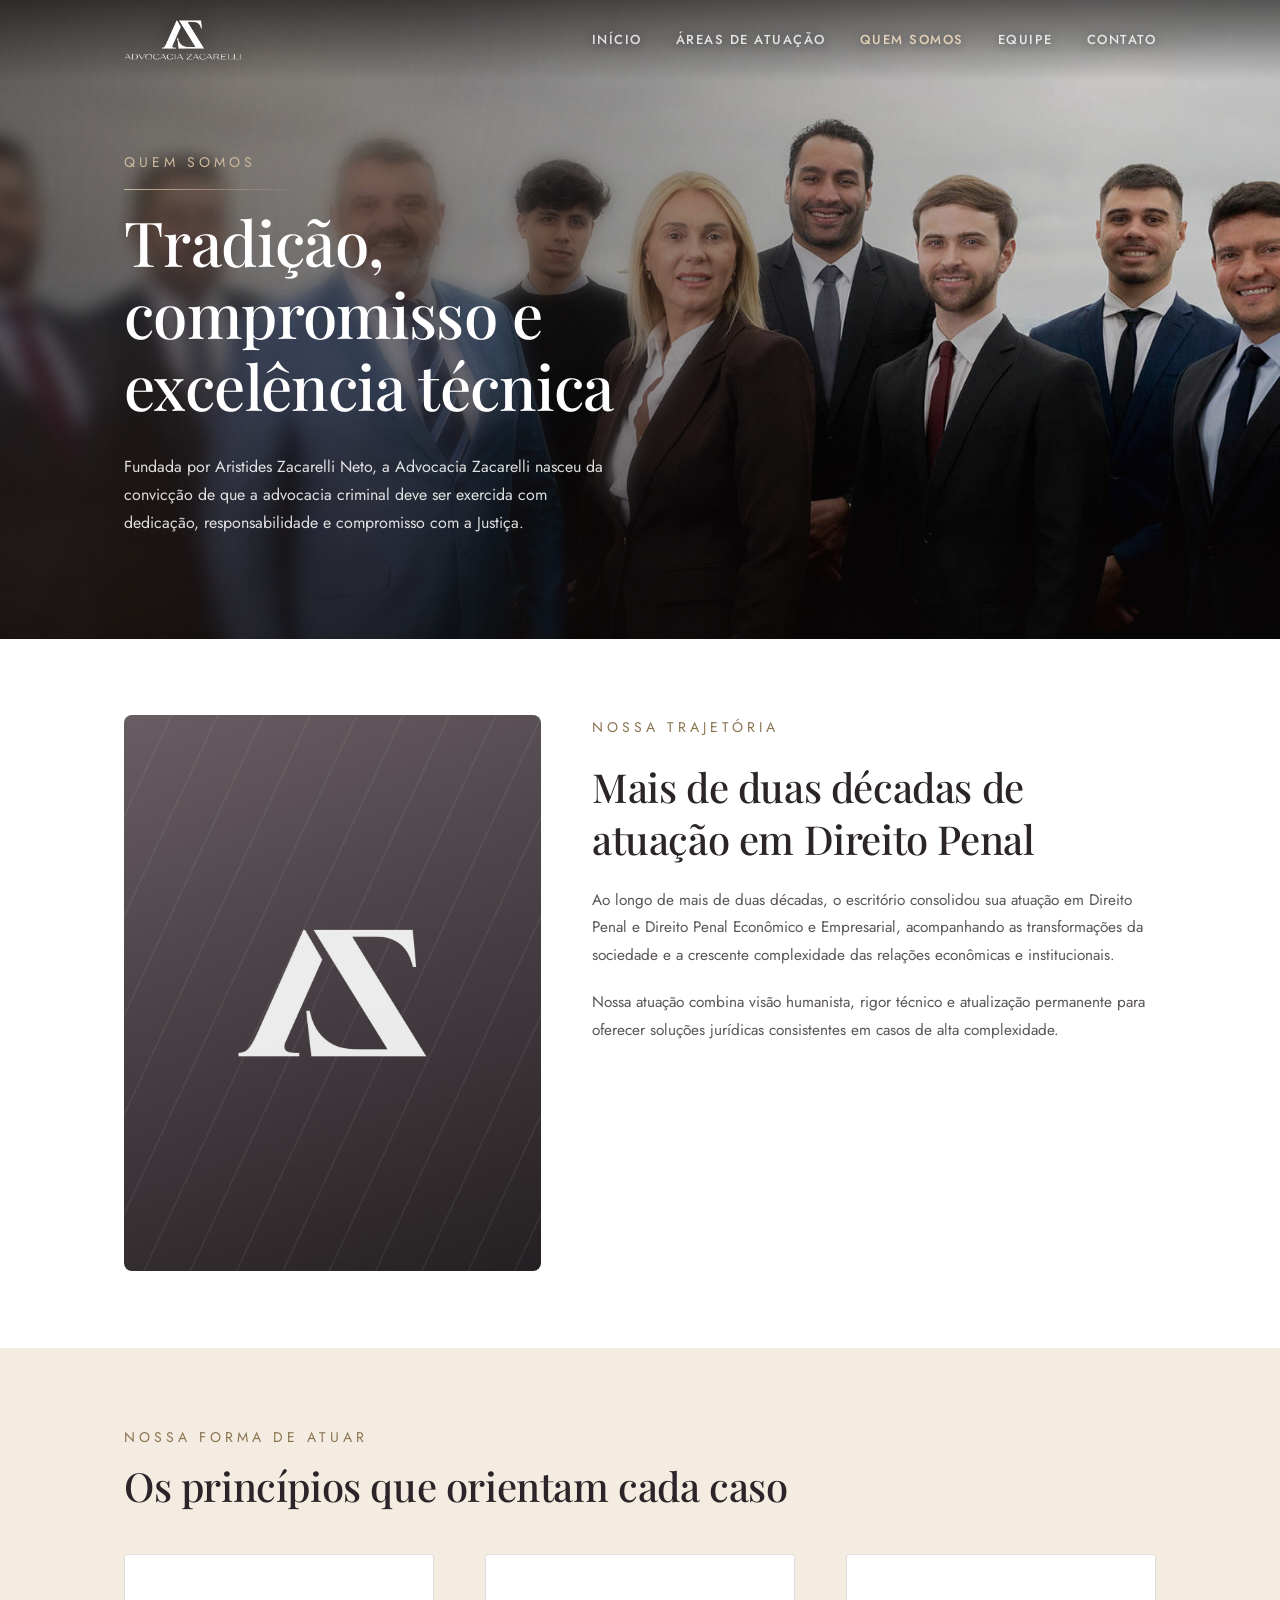
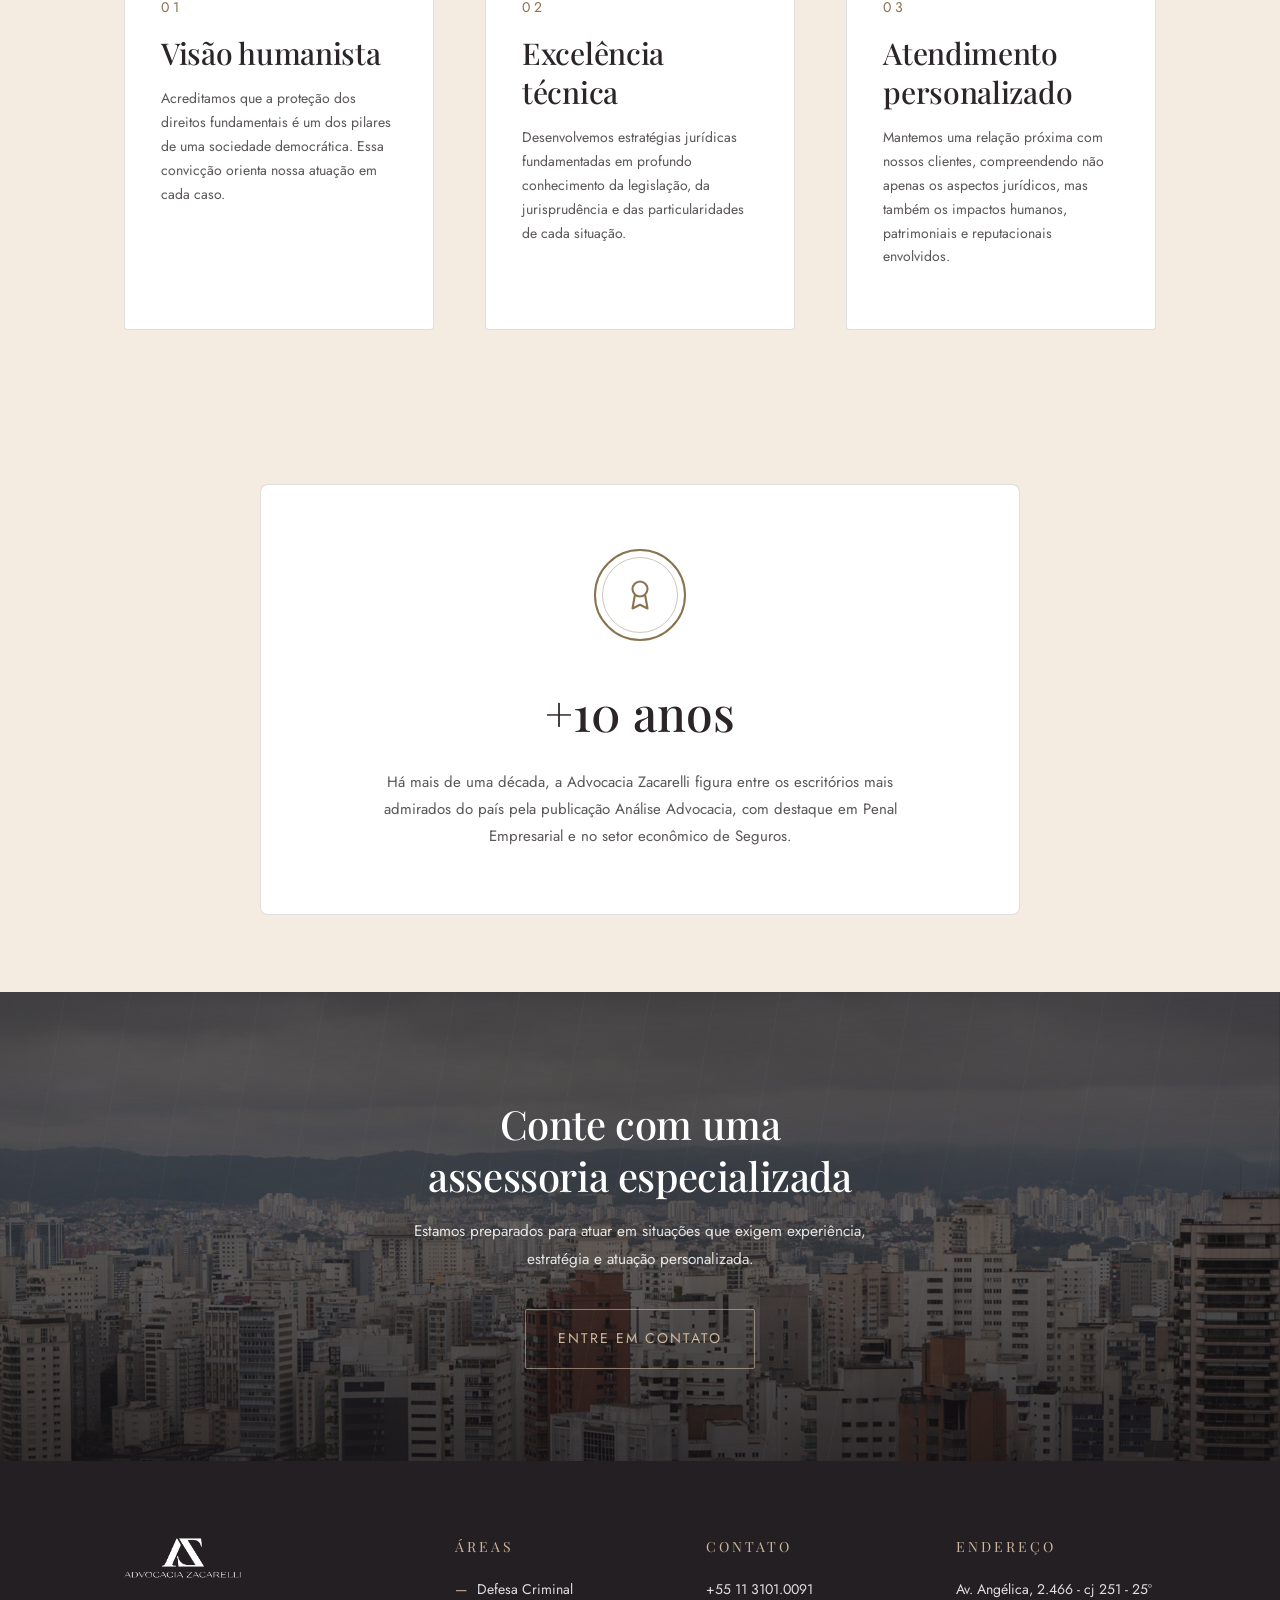
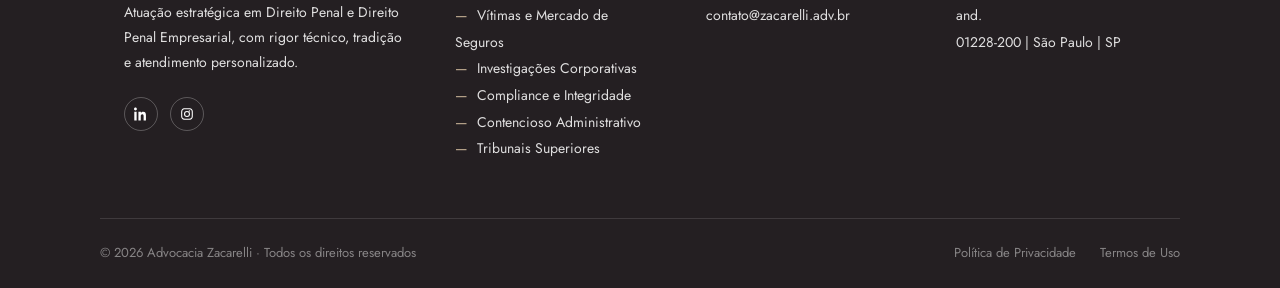
<file: quem-somos.html>
<!DOCTYPE html>
<html lang="pt-BR">
<head>
<meta charset="UTF-8">
<meta name="viewport" content="width=device-width, initial-scale=1.0">
<title>Quem Somos — Advocacia Zacarelli</title>
<meta name="description" content="Fundada por Aristides Zacarelli Neto, a Advocacia Zacarelli nasceu da convicção de que a advocacia criminal deve ser exercida com dedicação, responsabilidade e compromisso com a Justiça.">
<meta property="og:title" content="Quem Somos — Advocacia Zacarelli">
<meta property="og:description" content="Tradição, compromisso e excelência técnica em Direito Penal e Direito Penal Empresarial.">
<meta property="og:image" content="assets/img/hero-bg.jpg">
<meta property="og:type" content="website">
<meta name="twitter:card" content="summary_large_image">
<link rel="icon" type="image/png" href="assets/img/favicon-32.png">
<link rel="apple-touch-icon" href="assets/img/favicon.png">
<link rel="preconnect" href="https://fonts.googleapis.com">
<link rel="preconnect" href="https://fonts.gstatic.com" crossorigin>
<link href="https://fonts.googleapis.com/css2?family=Jost:ital,wght@0,300;0,400;0,500;1,400&family=Playfair+Display:ital,wght@0,400;0,500;0,600;1,400;1,500&display=swap" rel="stylesheet">
<script>document.documentElement.classList.add('js')</script>
<link rel="stylesheet" href="css/style.css?v=20260823m">
</head>
<body>

<a class="skip-link" href="#conteudo">Ir para o conteúdo</a>

<header id="siteHeader">
  <div class="row nav">
    <a class="brand" href="index.html" aria-label="Advocacia Zacarelli — início">
      <img src="assets/img/logo-white.png" alt="Advocacia Zacarelli">
    </a>
    <ul class="nav-links">
      <li><a href="index.html">Início</a></li>
      <li><a href="areas-de-atuacao.html">Áreas de Atuação</a></li>
      <li><a href="quem-somos.html" class="active">Quem Somos</a></li>
      <li><a href="equipe.html">Equipe</a></li>
      <li><a href="contato.html">Contato</a></li>
    </ul>
    <button class="burger" id="burger" aria-label="Abrir menu" aria-expanded="false" aria-controls="drawer">
      <span></span><span></span><span></span>
    </button>
  </div>
  <div class="drawer" id="drawer">
    <div class="row">
      <ul>
        <li><a href="index.html">Início</a></li>
        <li><a href="areas-de-atuacao.html">Áreas de Atuação</a></li>
        <li><a href="quem-somos.html" class="active">Quem Somos</a></li>
        <li><a href="equipe.html">Equipe</a></li>
        <li><a href="contato.html">Contato</a></li>
      </ul>
    </div>
  </div>
</header>

<main id="conteudo">

<!-- ===== HERO ===== -->
<section class="hero hero--inner on-photo js-hero" id="top" style="--hero-img:url('assets/img/Equipe/37045_EquipeAdvocaciaZacarelli1.jpg');--hero-img-blur:url('assets/img/blur/equipe1-blur.jpg');--hero-focal:50% 46%;--hero-zoom:1.1">
  <div class="hero__media js-media" style="background-image:url('assets/img/Equipe/37045_EquipeAdvocaciaZacarelli1.jpg')"></div>
  <div class="hero__blur js-media" style="background-image:url('assets/img/blur/equipe1-blur.jpg')"></div>
  <div class="hero__dim"></div>
  <div class="hero__scrim"></div>
  <div class="g"><i class="mesh"></i><i class="tint"></i></div>
  <div class="hero__grain"></div>
  <div class="row hero__content">
    <p class="eyebrow rv d1">Quem Somos<span class="rv-rule"></span></p>
    <h1 class="rv-mask"><span class="d2">Tradição, compromisso e excelência técnica</span></h1>
    <p class="hero__lead rv d3">Fundada por Aristides Zacarelli Neto, a Advocacia Zacarelli nasceu da convicção de que a advocacia criminal deve ser exercida com dedicação, responsabilidade e compromisso com a Justiça.</p>
  </div>
</section>

<!-- ===== TRAJETÓRIA ===== -->
<section class="section about">
  <div class="row">
    <div class="about-visual reveal">
      <div class="mark"><img src="assets/img/logo-mark-white.png" alt="Advocacia Zacarelli"></div>
    </div>
    <div class="about-copy reveal">
      <p class="eyebrow">Nossa trajetória</p>
      <h2 style="margin:10px 0 22px">Mais de duas décadas de atuação em Direito Penal</h2>
      <p>Ao longo de mais de duas décadas, o escritório consolidou sua atuação em Direito Penal e Direito Penal Econômico e Empresarial, acompanhando as transformações da sociedade e a crescente complexidade das relações econômicas e institucionais.</p>
      <p>Nossa atuação combina visão humanista, rigor técnico e atualização permanente para oferecer soluções jurídicas consistentes em casos de alta complexidade.</p>
    </div>
  </div>
</section>

<!-- ===== NOSSA FORMA DE ATUAR ===== -->
<section class="section alt">
  <div class="row">
    <div class="section-head reveal">
      <p class="eyebrow">Nossa forma de atuar</p>
      <h2>Os princípios que orientam cada caso</h2>
    </div>
    <div class="grid grid-3">
      <div class="card reveal">
        <span class="eyebrow">01</span>
        <h3>Visão humanista</h3>
        <p>Acreditamos que a proteção dos direitos fundamentais é um dos pilares de uma sociedade democrática. Essa convicção orienta nossa atuação em cada caso.</p>
      </div>
      <div class="card reveal" style="transition-delay:80ms">
        <span class="eyebrow">02</span>
        <h3>Excelência técnica</h3>
        <p>Desenvolvemos estratégias jurídicas fundamentadas em profundo conhecimento da legislação, da jurisprudência e das particularidades de cada situação.</p>
      </div>
      <div class="card reveal" style="transition-delay:160ms">
        <span class="eyebrow">03</span>
        <h3>Atendimento personalizado</h3>
        <p>Mantemos uma relação próxima com nossos clientes, compreendendo não apenas os aspectos jurídicos, mas também os impactos humanos, patrimoniais e reputacionais envolvidos.</p>
      </div>
    </div>
  </div>
</section>

<!-- ===== RECONHECIMENTO ===== -->
<section class="section recognition">
  <div class="row">
    <div class="recognition-panel reveal">
      <!-- TODO: substituir pelo selo oficial "Análise Advocacia — Escritório Mais Admirado 2025" assim que o arquivo de imagem for enviado como anexo -->
      <div class="recognition-seal" aria-hidden="true">
        <svg viewBox="0 0 24 24" fill="none" stroke="currentColor" stroke-width="1.4" stroke-linecap="round" stroke-linejoin="round"><circle cx="12" cy="8" r="5"/><path d="M8.5 12.5L7 21l5-2.5L17 21l-1.5-8.5"/></svg>
      </div>
      <div class="recognition-figure">+10 anos</div>
      <p>Há mais de uma década, a Advocacia Zacarelli figura entre os escritórios mais admirados do país pela publicação Análise Advocacia, com destaque em Penal Empresarial e no setor econômico de Seguros.</p>
    </div>
  </div>
</section>

<!-- ===== CTA FINAL ===== -->
<section class="cta dark">
  <div class="cta-bg" aria-hidden="true">
    <img src="assets/img/Ambiente/zacarelli_landscape1.jpg" alt="" data-parallax>
  </div>
  <div class="row">
    <h2>Conte com uma assessoria especializada</h2>
    <p class="lead">Estamos preparados para atuar em situações que exigem experiência, estratégia e atuação personalizada.</p>
    <div class="btns">
      <a class="btn btn-gold" href="contato.html">Entre em contato</a>
    </div>
  </div>
</section>

</main>

<footer class="dark">
  <div class="row foot-grid">
    <div class="foot-about">
      <a class="logo" href="index.html"><img src="assets/img/logo-white.png" alt="Advocacia Zacarelli"></a>
      <p>Atuação estratégica em Direito Penal e Direito Penal Empresarial, com rigor técnico, tradição e atendimento personalizado.</p>
      <div class="foot-social">
        <a href="#" aria-label="LinkedIn"><svg viewBox="0 0 24 24"><path d="M4.98 3.5C4.98 4.88 3.87 6 2.5 6S0 4.88 0 3.5 1.12 1 2.5 1s2.48 1.12 2.48 2.5zM.5 8h4V23h-4V8zm7.5 0h3.83v2.05h.05c.53-1 1.84-2.05 3.79-2.05 4.06 0 4.81 2.67 4.81 6.14V23h-4v-6.85c0-1.63-.03-3.73-2.27-3.73-2.28 0-2.63 1.78-2.63 3.62V23h-4V8z"/></svg></a>
        <a href="#" aria-label="Instagram"><svg viewBox="0 0 24 24"><path d="M12 2c2.72 0 3.06.01 4.12.06 1.06.05 1.79.22 2.43.47a4.9 4.9 0 0 1 1.77 1.15 4.9 4.9 0 0 1 1.15 1.77c.25.64.42 1.37.47 2.43.05 1.06.06 1.4.06 4.12s-.01 3.06-.06 4.12c-.05 1.06-.22 1.79-.47 2.43a4.9 4.9 0 0 1-1.15 1.77 4.9 4.9 0 0 1-1.77 1.15c-.64.25-1.37.42-2.43.47-1.06.05-1.4.06-4.12.06s-3.06-.01-4.12-.06c-1.06-.05-1.79-.22-2.43-.47a4.9 4.9 0 0 1-1.77-1.15 4.9 4.9 0 0 1-1.15-1.77c-.25-.64-.42-1.37-.47-2.43C2.01 15.06 2 14.72 2 12s.01-3.06.06-4.12c.05-1.06.22-1.79.47-2.43a4.9 4.9 0 0 1 1.15-1.77A4.9 4.9 0 0 1 5.45 2.53c.64-.25 1.37-.42 2.43-.47C8.94 2.01 9.28 2 12 2zm0 1.8c-2.67 0-2.99.01-4.04.06-.97.04-1.5.2-1.85.34-.46.18-.79.4-1.14.75-.35.35-.57.68-.75 1.14-.14.35-.3.88-.34 1.85C3.83 9 3.82 9.32 3.82 12s.01 3 .06 4.04c.04.97.2 1.5.34 1.85.18.46.4.79.75 1.14.35.35.68.57 1.14.75.35.14.88.3 1.85.34 1.05.05 1.37.06 4.04.06s2.99-.01 4.04-.06c.97-.04 1.5-.2 1.85-.34.46-.18.79-.4 1.14-.75.35-.35.57-.68.75-1.14.14-.35.3-.88.34-1.85.05-1.04.06-1.37.06-4.04s-.01-2.99-.06-4.04c-.04-.97-.2-1.5-.34-1.85a3.1 3.1 0 0 0-.75-1.14 3.1 3.1 0 0 0-1.14-.75c-.35-.14-.88-.3-1.85-.34C14.99 3.81 14.67 3.8 12 3.8zm0 3.05a5.15 5.15 0 1 1 0 10.3 5.15 5.15 0 0 1 0-10.3zm0 1.8a3.35 3.35 0 1 0 0 6.7 3.35 3.35 0 0 0 0-6.7zm5.35-1.98a1.2 1.2 0 1 1-2.4 0 1.2 1.2 0 0 1 2.4 0z"/></svg></a>
      </div>
    </div>
    <div>
      <h4>Áreas</h4>
      <ul>
        <li><a href="areas-de-atuacao.html#defesa-criminal">Defesa Criminal</a></li>
        <li><a href="areas-de-atuacao.html#vitimas-seguros">Vítimas e Mercado de Seguros</a></li>
        <li><a href="areas-de-atuacao.html#investigacoes-corporativas">Investigações Corporativas</a></li>
        <li><a href="areas-de-atuacao.html#compliance">Compliance e Integridade</a></li>
        <li><a href="areas-de-atuacao.html#contencioso-administrativo">Contencioso Administrativo</a></li>
        <li><a href="areas-de-atuacao.html#tribunais-superiores">Tribunais Superiores</a></li>
      </ul>
    </div>
    <div>
      <h4>Contato</h4>
      <p>+55 11 3101.0091<br>contato@zacarelli.adv.br</p>
    </div>
    <div>
      <h4>Endereço</h4>
      <p>Av. Angélica, 2.466 - cj 251 - 25º and.<br>01228-200 | São Paulo | SP</p>
    </div>
  </div>
  <div class="row foot-bottom">
    <p>© 2026 Advocacia Zacarelli · Todos os direitos reservados</p>
    <div class="legal-links">
      <a href="#">Política de Privacidade</a>
      <a href="#">Termos de Uso</a>
    </div>
  </div>
</footer>

<script src="js/main.js?v=20260823m"></script>
</body>
</html>
</file>
<file: css/style.css>
/* ==========================================================================
   Advocacia Zacarelli — Design System
   Fonte: Zacarelli_Global-Variables.json (espelho exato de tokens)
   ========================================================================== */

:root{
  --primary:#685D63;
  --secondary:#CEB89B;
  --heading:#2B2529;
  --body:rgba(43,37,41,0.78);
  --black:#241F22;
  --white:#ffffff;
  --latte:#F4ECE1;
  --bg-light:#F4ECE1;
  --gold-dark:#8A7350;
  --border-dark:rgba(36,31,34,0.14);
  --border-light:rgba(255,255,255,0.18);
  --shadow:rgba(30,20,17,0.28);
  --heading-light:#ffffff;
  --body-light:rgba(255,255,255,0.86);
  /* superfícies de vidro (DS v4) */
  --glass-on-dark:rgba(255,255,255,0.07);
  --glass-on-light:rgba(255,255,255,0.5);
  --blur:14px;
  --espresso-2:#3C2B25;
  --espresso-3:#5B4238;

  --h1:clamp(28px, 5vw, 60px);
  --h2:clamp(24px, 3.3vw, 40px);
  --h3:clamp(20px, 2.5vw, 30px);
  --h4:clamp(17px, 2vw, 24px);
  --h5:clamp(15px, 1.7vw, 20px);
  --h6:clamp(14px, 1.3vw, 16px);
  --body-size:clamp(14px, 1.2vw, 16px);
  --sub:14px;

  --radius-btn:2px;
  --radius:4px;
  --radius-lg:8px;
  --sp-fluid:clamp(24px, 6vw, 90px);
  --grid-gap:min(4vw, 60px);
  --row-max:1080px;
  --ease:cubic-bezier(.16,1,.3,1);

  /* == Banner glassmorphism (calibragem aprovada — vale para todos os banners) == */
  --font-display:'Playfair Display','Times New Roman',serif;
  --espresso:#1E1817;
  --header-h:80px;
  --k:0.40;    /* vidro  */
  --m:0.75;    /* vitral */
  --dim:0.20;  /* overlay escuro sobre a foto */
  --glass-warm:206,184,155;
  --glass-dark:22,16,14;
  --mesh-gold:206,184,155;
  --mesh-mocha:91,66,56;
  --mesh-mauve:104,93,99;
  --mesh-cacau:60,43,37;
  --hero-focal:50% 52%;
  --hero-zoom:1.12;
  --hero-bleed-y:-8%;
  --hero-bleed-x:-5%;
  --ease-soft:cubic-bezier(.22,1,.36,1);
  --ease-glass:cubic-bezier(.16,.84,.44,1);
}

*{margin:0;padding:0;box-sizing:border-box}
html{scroll-behavior:smooth}
body{font-family:'Jost',sans-serif;font-size:var(--body-size);line-height:1.8;color:var(--body);background:var(--white);overflow-x:hidden}
:focus-visible{outline:2px solid var(--secondary);outline-offset:3px;border-radius:2px}
.skip-link{position:absolute;left:-9999px;top:12px;z-index:200;background:var(--secondary);color:var(--black);padding:10px 20px;font-family:'Jost',sans-serif;font-size:13px;letter-spacing:1px;text-transform:uppercase;text-decoration:none;border-radius:var(--radius)}
.skip-link:focus{left:12px}
h1,h2,h3,h4{font-family:var(--font-display);font-weight:500;line-height:1.3;color:var(--heading);text-wrap:balance;letter-spacing:-0.01em}
h1{font-size:var(--h1)}
h2{font-size:var(--h2)}
h3{font-size:var(--h3)}
h4{font-size:var(--h4)}
a{color:inherit}
img{display:block;max-width:100%}
ul{list-style:none}

.row{max-width:var(--row-max);margin:0 auto;padding:0 24px}

.eyebrow{font-family:'Jost',sans-serif;font-weight:400;font-size:var(--sub);letter-spacing:4px;text-transform:uppercase;color:var(--gold-dark)}
.dark .eyebrow{color:var(--secondary)}

.rule{width:64px;height:2px;background:var(--secondary)}

.btn{display:inline-block;font-family:'Jost',sans-serif;font-weight:400;font-size:14px;letter-spacing:2px;text-transform:uppercase;text-decoration:none;padding:16px 32px;border-radius:var(--radius-btn);transition:background .3s var(--ease),border-color .3s var(--ease),color .3s var(--ease),transform .2s var(--ease),box-shadow .3s var(--ease);cursor:pointer;border:0}
/* Botões "ghost": borda fina e fundo transparente no repouso; preenchem no
   hover. Transparência como acabamento sóbrio. */
.btn-primary{background:transparent;color:var(--heading);border:1px solid rgba(43,37,41,0.4)}
.btn-primary:hover{background:var(--heading);border-color:var(--heading);color:#fff;box-shadow:0 10px 24px rgba(43,37,41,0.18)}
.btn-outline-light{background:transparent;color:#fff;border:1px solid rgba(255,255,255,0.5)}
.btn-outline-light:hover{background:var(--secondary);color:var(--black);border-color:var(--secondary)}
.btn-gold{background:transparent;color:var(--secondary);border:1px solid rgba(206,184,155,0.6)}
.btn-gold:hover{background:var(--secondary);color:var(--black);border-color:var(--secondary);box-shadow:0 10px 28px rgba(0,0,0,0.25);transform:translateY(-2px)}
.btn-outline-dark{background:transparent;color:var(--heading);border:1px solid var(--border-dark)}
.btn-outline-dark:hover{background:var(--heading);color:#fff;border-color:var(--heading)}
.btn:active{transform:scale(.97)}
.btn .btn-arrow{display:inline-block;margin-left:9px;transition:transform .3s var(--ease)}
.btn:hover .btn-arrow{transform:translateX(4px)}

.link-underline{font-family:'Jost',sans-serif;font-size:13px;letter-spacing:2px;text-transform:uppercase;text-decoration:none;color:var(--primary);display:inline-block;border-bottom:1px solid var(--secondary);padding-bottom:3px;transition:color .25s var(--ease),border-color .25s var(--ease),letter-spacing .25s var(--ease)}
.link-underline:hover{color:var(--gold-dark);border-color:var(--gold-dark);letter-spacing:2.6px}
.dark .link-underline{color:#fff}
.dark .link-underline:hover{color:var(--secondary)}

/* ===== Header — transparente no topo, vidro escuro ao rolar/abrir ===== */
header{position:fixed;top:0;left:0;right:0;z-index:70;background:transparent;border-bottom:1px solid transparent;transition:background .4s ease,border-color .4s ease,box-shadow .4s ease,backdrop-filter .4s ease}
header::before{content:"";position:absolute;inset:0;z-index:-1;pointer-events:none;opacity:1;transition:opacity .4s ease;background:linear-gradient(180deg, rgba(12,9,8,.58) 0%, rgba(12,9,8,.28) 55%, rgba(12,9,8,0) 100%)}
header.is-stuck,header.is-open{background:rgba(20,15,14,.72);backdrop-filter:blur(20px) saturate(130%);-webkit-backdrop-filter:blur(20px) saturate(130%);border-bottom-color:rgba(255,255,255,.13);box-shadow:0 12px 34px rgba(10,7,6,.24)}
header.is-stuck::before,header.is-open::before{opacity:0}
.nav{display:flex;align-items:center;justify-content:space-between;height:var(--header-h)}
.nav .brand{display:flex;align-items:center}
.nav .brand img{height:40px;width:auto;display:block;filter:drop-shadow(0 1px 10px rgba(0,0,0,.45));transition:filter .4s ease}
header.is-stuck .nav .brand img{filter:none}
.nav ul.nav-links{display:flex;align-items:center;gap:34px;list-style:none}
.nav-links a{font-family:'Jost',sans-serif;font-weight:500;font-size:13px;letter-spacing:1.5px;text-transform:uppercase;text-decoration:none;color:rgba(255,255,255,.82);transition:color .25s;text-shadow:0 1px 10px rgba(0,0,0,.4)}
header.is-stuck .nav-links a{text-shadow:none}
.nav-links a:hover,.nav-links a.active{color:#E4D3B8}
.burger{display:none;width:44px;height:44px;margin-right:-10px;align-items:center;justify-content:center;flex-direction:column;gap:5px;background:transparent;border:0;cursor:pointer}
.burger span{display:block;width:22px;height:1.5px;background:#fff;border-radius:2px;box-shadow:0 1px 8px rgba(0,0,0,.45);transition:transform .3s ease,opacity .25s ease,box-shadow .4s ease}
header.is-stuck .burger span{box-shadow:none}
header.is-open .burger span:nth-child(1){transform:translateY(6.5px) rotate(45deg)}
header.is-open .burger span:nth-child(2){opacity:0}
header.is-open .burger span:nth-child(3){transform:translateY(-6.5px) rotate(-45deg)}
.drawer{max-height:0;overflow:hidden;transition:max-height .4s ease}
header.is-open .drawer{max-height:360px}
.drawer ul{list-style:none;display:block;padding:8px 0 22px}
.drawer li{border-top:1px solid rgba(255,255,255,.1)}
.drawer a{display:block;padding:15px 0;font-family:'Jost',sans-serif;font-weight:500;font-size:13px;letter-spacing:2px;text-transform:uppercase;text-decoration:none;color:rgba(255,255,255,.86)}
.drawer a:hover,.drawer a.active{color:#E4D3B8}
@media(max-width:860px){.nav ul.nav-links{display:none}.burger{display:flex}}
@supports not ((backdrop-filter:blur(2px)) or (-webkit-backdrop-filter:blur(2px))){header.is-stuck,header.is-open{background:rgba(24,18,17,.9)}}

/* ===== Banner glassmorphism — padrão único do site ===== */
.hero{--glass-blur-soft:calc(8px * var(--k));--glass-blur-mid:calc(18px * var(--k));--glass-blur-deep:calc(34px * var(--k));position:relative;min-height:min(88vh,840px);display:flex;overflow:hidden;isolation:isolate;color:rgba(255,255,255,.86);background:var(--espresso)}
.hero--inner{min-height:min(58vh,520px)}
.hero__media{position:absolute;inset:var(--hero-bleed-y) var(--hero-bleed-x);z-index:0;background-image:var(--hero-img);background-size:cover;background-position:var(--hero-focal);transform:scale(var(--hero-zoom));will-change:transform}
.hero__blur{position:absolute;inset:var(--hero-bleed-y) var(--hero-bleed-x);z-index:1;pointer-events:none;background-image:var(--hero-img-blur);background-size:cover;background-position:var(--hero-focal);transform:scale(var(--hero-zoom));will-change:transform;-webkit-mask-image:linear-gradient(90deg,#000 0%,#000 24%,transparent 64%);mask-image:linear-gradient(90deg,#000 0%,#000 24%,transparent 64%)}
.hero__dim{position:absolute;inset:0;z-index:2;pointer-events:none;background:rgba(12,9,8,var(--dim))}
.hero__scrim{position:absolute;inset:0;z-index:2;pointer-events:none;background:linear-gradient(100deg, rgba(18,14,12,.52) 0%, rgba(18,14,12,.26) 46%, rgba(18,14,12,0) 80%),linear-gradient(0deg, rgba(14,10,9,.46) 0%, rgba(14,10,9,0) 42%)}
.g{position:absolute;z-index:3;pointer-events:none;left:0;top:0;bottom:0;width:min(92%,1320px)}
.g > i{position:absolute;inset:0;display:block}
.g .mesh{background:radial-gradient(46% 60% at 4% 88%, rgba(var(--mesh-mocha),.90) 0%, transparent 68%),radial-gradient(42% 54% at 20% 14%, rgba(var(--mesh-gold),.62) 0%, transparent 66%),radial-gradient(50% 66% at 14% 56%, rgba(var(--mesh-mauve),.76) 0%, transparent 70%),radial-gradient(46% 58% at 34% 78%, rgba(var(--mesh-cacau),.80) 0%, transparent 68%);-webkit-mask-image:linear-gradient(90deg,#000 0%,#000 28%,transparent 64%);mask-image:linear-gradient(90deg,#000 0%,#000 28%,transparent 64%);opacity:calc(.92*var(--k)*var(--m))}
.g .tint{background:linear-gradient(90deg, rgba(var(--glass-dark),.36) 0%, rgba(var(--glass-dark),.20) 34%, rgba(var(--glass-dark),0) 72%),linear-gradient(200deg, rgba(var(--glass-warm),.13) 0%, rgba(var(--glass-warm),0) 46%);opacity:var(--k)}
.hero__grain{position:absolute;inset:0;z-index:5;pointer-events:none;opacity:.045;mix-blend-mode:overlay;background-image:url("../assets/img/noise.png");background-size:120px 120px}
.hero__content{position:relative;z-index:6;width:100%;align-self:flex-end;padding-top:clamp(52px,10vw,120px);padding-bottom:clamp(56px,8vw,96px)}
.hero--inner .hero__content{padding-top:clamp(90px,12vw,150px);padding-bottom:clamp(40px,5vw,64px)}
/* Banner Equipe — gradiente mesh escuro. Base compartilhada + duas variações:
   (mesh) só o título à esquerda / (split) título à esquerda + foto inteira à direita. */
.hero__meshbg{position:absolute;inset:0;z-index:0;pointer-events:none;
  background:
    radial-gradient(at 16% 22%, rgba(206,184,155,0.16) 0%, transparent 44%),
    radial-gradient(at 86% 12%, rgba(91,66,56,0.40) 0%, transparent 50%),
    radial-gradient(at 82% 90%, rgba(104,93,99,0.32) 0%, transparent 55%),
    radial-gradient(at 8% 92%,  rgba(60,43,37,0.52) 0%, transparent 55%),
    linear-gradient(160deg, #16100E 0%, #241A17 48%, #16100E 100%)}
.hero__mark{display:block;height:2px;width:64px;margin:0 0 22px;border-radius:2px;transform-origin:left center;
  background:linear-gradient(90deg,var(--secondary),rgba(206,184,155,.15))}
.hero--mesh h1,.hero--split h1{color:#fff}
/* variação: banner baixo, só o título à esquerda */
.hero--mesh{min-height:min(48vh,440px)}
.hero--mesh .hero__content{align-self:center}
.hero--mesh h1{font-size:clamp(40px,6vw,84px)}
/* variação: split — título à esquerda, foto da equipe inteira à direita (sem cortes) */
.hero--split{min-height:min(60vh,520px)}
.hero--split .hero__splitrow{display:grid;grid-template-columns:0.9fr 1.18fr;gap:clamp(28px,4vw,64px);align-items:center;width:100%;position:relative;z-index:2;
  padding-top:calc(var(--header-h) + clamp(10px,3vw,40px));padding-bottom:clamp(20px,3vw,40px)}
.hero--split .hero__splitcopy h1{font-size:clamp(40px,6vw,88px)}
.hero--split .hero__splitphoto{display:flex;align-items:center;justify-content:center}
.hero--split .hero__splitphoto img{width:100%;height:auto;max-height:min(58vh,460px);object-fit:contain;border-radius:var(--radius-lg);box-shadow:0 24px 54px rgba(10,7,6,.42)}
@media(max-width:820px){
  .hero--split{min-height:0}
  .hero--split .hero__splitrow{grid-template-columns:1fr;gap:22px;padding-bottom:16px}
}
/* variação: foto full-bleed + painel de vidro marrom à esquerda cobrindo
   parcialmente a imagem; texto sobre o painel. */
.hero--teamcover{min-height:min(66vh,600px)}
.hero--teamcover .hero__media{inset:0;transform:none}
.hero--teamcover .hero__content{align-self:center}
.hero--teamcover .hero__topscrim{position:absolute;left:0;right:0;top:0;height:180px;z-index:4;pointer-events:none;
  background:linear-gradient(to bottom, rgba(14,10,9,.5) 0%, rgba(14,10,9,0) 100%)}
.hero--teamcover .hero__leftglass{position:absolute;inset:0;z-index:3;pointer-events:none;
  -webkit-backdrop-filter:blur(9px) saturate(115%);backdrop-filter:blur(9px) saturate(115%);
  background:
    radial-gradient(62% 92% at 8% 46%, rgba(91,66,56,0.45) 0%, transparent 70%),
    linear-gradient(90deg, #17110F 0%, rgba(23,17,15,.94) 24%, rgba(23,17,15,.62) 50%, rgba(23,17,15,0) 74%);
  -webkit-mask-image:linear-gradient(90deg,#000 0%,#000 46%,transparent 76%);
  mask-image:linear-gradient(90deg,#000 0%,#000 46%,transparent 76%)}
.hero--teamcover h1{color:#fff;max-width:9ch;font-size:clamp(38px,5.4vw,74px)}
@media(max-width:720px){
  .hero--teamcover .hero__leftglass{background:linear-gradient(90deg,#17110F 0%,rgba(23,17,15,.9) 40%,rgba(23,17,15,.55) 100%);
    -webkit-mask-image:none;mask-image:none}
  .hero--teamcover h1{max-width:14ch}
}

/* Foto da equipe na seção seguinte (grupo) — usada na variação sem foto no banner */
.team-hero-photo{margin:0 0 clamp(30px,4vw,52px);border-radius:var(--radius-lg);overflow:hidden;box-shadow:0 24px 54px var(--shadow)}
.team-hero-photo img{width:100%;height:auto;display:block}
.hero .eyebrow{color:var(--secondary)}
.hero h1{font-family:var(--font-display);font-weight:500;letter-spacing:-.01em;color:#fff;font-size:clamp(30px,5vw,62px);line-height:1.16;max-width:16ch;margin:20px 0 0}
.hero--inner h1{margin:16px 0 0}
.hero__lead{color:rgba(255,255,255,0.86);font-size:16px;line-height:1.75;max-width:48ch;margin:22px 0 38px}
.hero .btn{margin-top:4px}

/* Entrada: 1) o vidro se forma; 2) o texto sobe sob máscara; 3) o fio dourado se desenha. */
.hero__blur,.g .mesh,.g .tint{transition:opacity 1.3s var(--ease-glass)}
html.js .hero:not(.is-in) .hero__blur,html.js .hero:not(.is-in) .g .mesh,html.js .hero:not(.is-in) .g .tint{opacity:0}
html.js .hero:not(.is-in) .rv{opacity:0;transform:translateY(18px)}
.rv{will-change:transform,opacity;transition:opacity 1.05s var(--ease-soft),transform 1.05s var(--ease-soft)}
.rv-mask{overflow:hidden;padding-bottom:.14em;margin-bottom:calc(24px - .14em)}
.rv-mask > span{display:block;will-change:transform,opacity;transition:opacity 1.15s var(--ease-soft),transform 1.2s var(--ease-soft)}
html.js .hero:not(.is-in) .rv-mask > span{opacity:0;transform:translateY(102%)}
.rv-rule{display:block;height:1px;width:min(180px,42%);background:linear-gradient(90deg,var(--secondary),rgba(206,184,155,0));margin-top:14px;transform-origin:left center;will-change:transform;transition:transform 1.4s var(--ease-soft) .78s}
html.js .hero:not(.is-in) .rv-rule{transform:scaleX(0)}
.hero .d1{transition-delay:.34s}.hero .d2{transition-delay:.50s}.hero .d3{transition-delay:.72s}.hero .d4{transition-delay:.90s}

@media(max-width:1024px){.hero{--hero-focal:48% 54%;--hero-zoom:1.08}}
@media(max-width:700px){
  .hero{min-height:84vh;--hero-zoom:1.04;--hero-bleed-y:-6%;--hero-bleed-x:0%}
  .hero--inner{min-height:min(56vh,440px)}
  .hero__content{padding-top:clamp(40px,12vw,80px);padding-bottom:clamp(44px,10vw,72px)}
  .hero h1{max-width:none}
  .hero__lead{font-size:15px}
}
@media(prefers-reduced-motion:reduce){
  html.js .hero:not(.is-in) .hero__blur,html.js .hero:not(.is-in) .g .mesh,html.js .hero:not(.is-in) .g .tint,
  html.js .hero:not(.is-in) .rv,html.js .hero:not(.is-in) .rv-mask > span,html.js .hero:not(.is-in) .rv-rule{opacity:1;transform:none}
  .hero__blur,.g .mesh,.g .tint,.rv,.rv-mask > span,.rv-rule{transition:none}
}


/* ===== Section shells ===== */
.section{padding:var(--sp-fluid) 0}
.section.alt{background:var(--bg-light)}
.section.dark{background:var(--black)}
.section-head{max-width:700px;margin-bottom:calc(var(--sp-fluid)*0.55)}
.section-head h2{margin:10px 0 14px}
.section-head p{max-width:560px}
.section-head.center{margin-left:auto;margin-right:auto;text-align:center}

.grid{display:grid;grid-template-columns:repeat(auto-fit,minmax(240px,1fr));gap:var(--grid-gap)}
.grid-3{grid-template-columns:repeat(3,1fr)}
.grid-4{grid-template-columns:repeat(4,1fr)}
@media(max-width:900px){.grid-3,.grid-4{grid-template-columns:repeat(auto-fit,minmax(220px,1fr))}}

/* ===== Subtle grain texture (tactile detail on flat dark sections) ===== */
.grain{position:relative}
.grain::after{content:"";position:absolute;inset:0;background-image:url("../assets/img/noise.png");background-size:100px 100px;opacity:.045;mix-blend-mode:overlay;pointer-events:none}
.grain>*{position:relative;z-index:1}

/* ===== Practice-area cards ===== */
.card{background:var(--white);border:1px solid var(--border-dark);border-radius:var(--radius);padding:40px 36px;transition:box-shadow .35s var(--ease),transform .35s var(--ease),border-color .35s var(--ease)}
.card:hover{box-shadow:0 16px 36px var(--shadow);transform:translateY(-4px);border-color:rgba(206,184,155,0.4)}
.card .eyebrow{display:block;margin-bottom:14px}
.card h3{margin-bottom:14px}
.card p{font-size:14px;line-height:1.7;margin-bottom:20px}

/* ===== Quem Somos ===== */
.about .row{display:grid;grid-template-columns:0.85fr 1.15fr;gap:var(--grid-gap);align-items:start}
.about-visual{position:relative;aspect-ratio:3/4;border-radius:var(--radius-lg);overflow:hidden;background:
  linear-gradient(160deg, var(--primary) 0%, var(--black) 100%)}
.about-visual::before{content:"";position:absolute;inset:0;background:
  repeating-linear-gradient(115deg, rgba(255,255,255,0.05) 0 2px, transparent 2px 42px)}
.about-visual .mark{position:absolute;inset:0;display:flex;align-items:center;justify-content:center}
.about-visual .mark img{width:46%;opacity:.9}
.about-copy p{margin-bottom:20px;max-width:600px}
.about-copy p:last-of-type{margin-bottom:0}
.about-stats{display:grid;grid-template-columns:repeat(3,1fr);gap:28px;margin-top:44px;padding-top:36px;border-top:1px solid var(--border-dark)}
.about-stats b{display:block;font-family:var(--font-display);font-weight:500;font-size:clamp(28px,3vw,36px);color:var(--heading)}
.about-stats span{display:block;font-size:13px;color:var(--body);margin-top:6px;line-height:1.5}

@media(max-width:860px){
  .about .row{grid-template-columns:1fr}
  .about-visual{aspect-ratio:16/9}
  .about-stats{grid-template-columns:repeat(3,1fr);gap:20px}
}

/* ===== Blog / Notícias ===== */
.blog-card{border:1px solid var(--border-dark);border-radius:var(--radius);overflow:hidden;background:var(--white);transition:box-shadow .35s var(--ease),transform .35s var(--ease)}
.blog-card:hover{box-shadow:0 16px 36px var(--shadow);transform:translateY(-4px)}
.blog-thumb{aspect-ratio:4/3;position:relative;background:linear-gradient(150deg, var(--bg-light) 0%, #ece3d6 100%);display:flex;align-items:center;justify-content:center}
.blog-thumb::before{content:"";position:absolute;inset:0;background:
  radial-gradient(circle at 80% 15%, rgba(104,93,99,0.10), transparent 55%)}
.blog-thumb img{width:34%;opacity:.55;position:relative}
.blog-body{padding:28px 30px 32px}
.blog-meta{display:flex;align-items:center;gap:14px;margin-bottom:14px}
.blog-meta .eyebrow{font-size:12px;letter-spacing:3px}
.blog-meta .date{font-size:12px;color:var(--body);letter-spacing:.5px}
.blog-body h3{font-size:var(--h4);margin-bottom:12px;line-height:1.35}
.blog-body p{font-size:14px;line-height:1.7;margin-bottom:18px}

/* ===== Equipe ===== */
.team-card{text-align:left}
.team-photo{aspect-ratio:3/4;border-radius:var(--radius);overflow:hidden;position:relative;background:linear-gradient(160deg,#4a4147 0%, var(--black) 100%);margin-bottom:22px}
.team-photo img{width:100%;height:100%;object-fit:cover;display:block}
.team-photo .initials{font-family:var(--font-display);font-weight:500;font-size:clamp(32px,4vw,44px);letter-spacing:3px;color:var(--secondary);opacity:.9}
.team-social{position:absolute;left:0;right:0;bottom:0;display:flex;justify-content:center;gap:14px;padding:16px 0;background:linear-gradient(to top, rgba(36,31,34,0.85), transparent);opacity:0;transform:translateY(8px);transition:opacity .25s,transform .25s}
.team-card:hover .team-social{opacity:1;transform:translateY(0)}
.team-social a{width:34px;height:34px;border-radius:50%;border:1px solid rgba(255,255,255,0.5);display:flex;align-items:center;justify-content:center;color:#fff;transition:background .2s,border-color .2s}
.team-social a:hover{background:var(--secondary);border-color:var(--secondary);color:var(--black)}
.team-social svg{width:15px;height:15px;fill:currentColor}
.team-card h3{font-size:var(--h5)}
.team-card .role{font-family:'Jost',sans-serif;font-size:12px;letter-spacing:1.5px;text-transform:uppercase;color:var(--gold-dark);margin-bottom:6px}

.team-slider{position:relative;margin-top:8px}
.team-track{display:grid;grid-auto-flow:column;grid-auto-columns:calc((100% - 3*var(--grid-gap))/4);gap:var(--grid-gap);overflow-x:auto;scroll-snap-type:x mandatory;scroll-behavior:smooth;-webkit-overflow-scrolling:touch;padding-bottom:2px;scrollbar-width:none}
.team-track::-webkit-scrollbar{display:none}
.team-track .team-card{scroll-snap-align:start;min-width:0}
.team-slider-controls{display:flex;justify-content:center;gap:14px;margin-top:36px}
.team-nav{width:44px;height:44px;flex:none;border-radius:50%;border:1px solid var(--border-dark);background:none;color:var(--heading);display:flex;align-items:center;justify-content:center;cursor:pointer;transition:background .3s var(--ease),border-color .3s var(--ease),color .3s var(--ease)}
.team-nav svg{width:18px;height:18px}
.team-nav:hover{background:var(--heading);border-color:var(--heading);color:#fff}
.team-nav:disabled{opacity:.3;cursor:default;pointer-events:none}
@media(max-width:900px){.team-track{grid-auto-columns:calc((100% - var(--grid-gap))/2)}}
@media(max-width:640px){.team-track{grid-auto-columns:calc(100% - 40px)}}

/* ===== Números / Stats band ===== */
.stats-band{background:var(--black)}
.stats-band .section-head h2{color:#fff;margin:0}
.stats-grid{display:grid;grid-template-columns:repeat(4,1fr);border-top:1px solid rgba(255,255,255,0.14)}
.stat-item{padding:36px 28px;border-right:1px solid rgba(255,255,255,0.14)}
.stat-item:last-child{border-right:0}
.stat-item b{display:block;font-family:var(--font-display);font-weight:500;font-size:clamp(38px,4.2vw,60px);color:var(--secondary);line-height:1;margin-bottom:14px}
.stat-item span{display:block;font-size:14px;line-height:1.6;color:var(--body-light)}
.stat-item--text{display:flex;align-items:center}
.stat-item--text .stat-highlight{font-family:'Jost',sans-serif;font-weight:400;font-size:16px;letter-spacing:.2px;line-height:1.5;color:#fff}

@media(max-width:900px){
  .stats-grid{grid-template-columns:repeat(2,1fr)}
  .stat-item{border-bottom:1px solid rgba(255,255,255,0.14)}
  .stat-item:nth-child(2n){border-right:0}
}
@media(max-width:520px){
  .stats-grid{grid-template-columns:1fr}
  .stat-item{border-right:0 !important}
}

/* ===== Quem Somos — destaque do fundador =====
   Retrato do fundador com moldura dourada deslocada por trás (camada
   editorial "premium") e uma legenda-chip com nome e cargo. */
.founder-split{display:grid;grid-template-columns:0.82fr 1.18fr;gap:clamp(40px,6vw,88px);align-items:center}
.founder-visual{position:relative;align-self:stretch}
.founder-visual img{position:relative;z-index:1;display:block;width:100%;aspect-ratio:4/5;object-fit:cover;object-position:center 20%;border-radius:var(--radius)}
.founder-frame{position:absolute;z-index:0;right:-22px;bottom:-22px;width:62%;height:70%;border:1px solid var(--gold-dark);border-radius:var(--radius);pointer-events:none}
.founder-caption{position:absolute;z-index:2;left:0;bottom:26px;display:flex;flex-direction:column;gap:3px;background:var(--black);color:#fff;padding:14px 22px;font-family:'Jost',sans-serif;font-weight:500;font-size:15px;letter-spacing:.5px;box-shadow:0 16px 34px rgba(20,17,19,0.28)}
.founder-caption em{font-style:normal;font-weight:400;font-size:11px;letter-spacing:2px;text-transform:uppercase;color:var(--secondary)}
.founder-copy .eyebrow{margin-bottom:16px}
.founder-copy h2{margin-bottom:26px;max-width:15ch}
.founder-copy p{margin-bottom:20px;max-width:520px}
.founder-copy .btn{margin-top:14px}

@media(max-width:860px){
  .founder-split{grid-template-columns:1fr;gap:44px}
  .founder-visual{max-width:440px}
  .founder-visual img{aspect-ratio:3/4}
  .founder-frame{right:-14px;bottom:-14px}
  .founder-copy h2{max-width:none}
}

/* ===== Áreas de Atuação — cartão sobre foto do escritório (parallax) =====
   Banda full-bleed com foto de fundo em parallax e um cartão claro
   deslocado à direita (referência Pinheiro Neto), reautorado na paleta
   da marca. No mobile o cartão ocupa a largura útil e a foto emoldura
   nas bordas; o texto do botão encurta. */
.atuacao-feature{position:relative;overflow:hidden;background:var(--black);padding:clamp(56px,10vw,120px) 0}
.atuacao-feature-bg{position:absolute;inset:0;overflow:hidden;z-index:0}
.atuacao-feature-bg img{position:absolute;top:-25%;left:0;width:100%;max-width:none;height:150%;object-fit:cover;will-change:transform}
.atuacao-feature-scrim{position:absolute;inset:0;z-index:1;background:
  linear-gradient(90deg, rgba(20,17,19,0.55) 0%, rgba(20,17,19,0.28) 46%, rgba(20,17,19,0.06) 100%),
  linear-gradient(180deg, rgba(20,17,19,0.2), rgba(20,17,19,0.34))}
.atuacao-feature .row{position:relative;z-index:2;display:flex;justify-content:flex-end}
.atuacao-card{background:var(--bg-light);border-radius:var(--radius);padding:clamp(32px,4vw,52px);max-width:560px;box-shadow:0 30px 60px rgba(20,17,19,0.35)}
.atuacao-card .eyebrow{margin-bottom:14px}
.atuacao-card h2{margin-bottom:20px}
.atuacao-card p{font-size:15px;line-height:1.8;margin-bottom:26px}
.atuacao-card-cta .cta-short{display:none}

/* Highlights clicáveis das áreas: apenas texto no repouso; ao passar o mouse,
   cor dourada + seta que desliza (affordance de link, sem ícones de categoria). */
.area-highlights{list-style:none;margin:0;border-top:1px solid var(--border-dark)}
.area-highlights li{border-bottom:1px solid var(--border-dark)}
.area-highlights a{display:flex;align-items:center;justify-content:space-between;gap:16px;padding:15px 2px;font-family:'Jost',sans-serif;font-weight:500;font-size:var(--h5);line-height:1.25;color:var(--heading);text-decoration:none;transition:color .25s var(--ease),padding-left .25s var(--ease)}
.area-highlights a svg{flex:none;width:18px;height:18px;color:var(--gold-dark);opacity:0;transform:translateX(-8px);transition:opacity .25s var(--ease),transform .25s var(--ease)}
.area-highlights a:hover,.area-highlights a:focus-visible{color:var(--gold-dark);padding-left:10px}
.area-highlights a:hover svg,.area-highlights a:focus-visible svg{opacity:1;transform:translateX(0)}

/* Variação B: o cartão mantém texto e posição, mas o fundo se estende até
   a borda direita da tela ("colado"). Um pseudo-elemento pinta o creme do
   fim do cartão até fora da viewport (recortado pelo overflow da seção),
   sem alterar o layout do texto. */
.atuacao-feature--bleed .atuacao-card{position:relative;border-radius:var(--radius) 0 0 var(--radius)}
.atuacao-feature--bleed .atuacao-card::after{content:"";position:absolute;top:0;bottom:0;left:calc(100% - 1px);width:100vw;background:var(--bg-light);z-index:-1}

@media(max-width:720px){
  .atuacao-feature .row{justify-content:stretch}
  .atuacao-card{max-width:none;width:100%}
  .atuacao-card-cta .cta-full{display:none}
  .atuacao-card-cta .cta-short{display:inline}
  /* No mobile o cartão já ocupa a largura toda; a extensão fica inerte. */
  .atuacao-feature--bleed .atuacao-card{border-radius:var(--radius)}
  .atuacao-feature--bleed .atuacao-card::after{display:none}
}

/* ===== Nossa Equipe ===== */
.team-teaser{background:var(--bg-light)}

/* ===== Notícias (masonry placeholder, mescla blog + mídia) ===== */
.news-masonry{column-count:3;column-gap:var(--grid-gap)}
.news-card{display:block;break-inside:avoid;margin-bottom:var(--grid-gap);border:1px solid var(--border-dark);border-radius:var(--radius);overflow:hidden;background:var(--white);transition:box-shadow .35s var(--ease),transform .35s var(--ease)}
.news-card:hover{box-shadow:0 16px 36px var(--shadow);transform:translateY(-4px)}
.news-thumb{position:relative;background:linear-gradient(150deg, var(--bg-light) 0%, #ece3d6 100%);display:flex;align-items:center;justify-content:center}
.news-thumb::before{content:"";position:absolute;inset:0;background:radial-gradient(circle at 80% 15%, rgba(104,93,99,0.10), transparent 55%)}
.news-thumb img{width:28%;opacity:.5;position:relative}
.news-tag{position:absolute;top:16px;left:16px;z-index:1;font-family:'Jost',sans-serif;font-size:11px;font-weight:500;letter-spacing:2px;text-transform:uppercase;padding:6px 12px;border-radius:20px;color:#fff}
.news-tag--blog{background:var(--primary)}
.news-tag--midia{background:var(--gold-dark)}
.news-body{padding:26px 28px 30px}
.news-date{display:block;font-size:12px;color:var(--body);letter-spacing:.5px;margin-bottom:10px}
.news-body h3{font-size:var(--h5);margin-bottom:10px;line-height:1.35}
.news-body p{font-size:14px;line-height:1.7;margin-bottom:16px}
.news-more{font-family:'Jost',sans-serif;font-size:12px;letter-spacing:2px;text-transform:uppercase;text-decoration:none;color:var(--primary);border-bottom:1px solid var(--secondary);padding-bottom:3px;transition:color .25s var(--ease)}
.news-more:hover{color:var(--gold-dark)}
@media(max-width:900px){.news-masonry{column-count:2}}
@media(max-width:640px){.news-masonry{column-count:1}}

/* ===== CTA (full-bleed parallax background) ===== */
.cta{position:relative;padding:calc(var(--sp-fluid)*1.2) 0;text-align:center;background:var(--black);overflow:hidden}
.cta-bg{position:absolute;inset:0;overflow:hidden;z-index:0}
.cta-bg img{position:absolute;top:-25%;left:0;width:100%;max-width:none;height:150%;object-fit:cover;will-change:transform}
.cta::before{content:"";position:absolute;inset:0;z-index:1;background:
  linear-gradient(180deg, rgba(20,17,19,0.75) 0%, rgba(20,17,19,0.58) 55%, rgba(20,17,19,0.8) 100%),
  radial-gradient(ellipse at 50% 25%, rgba(206,184,155,0.14), transparent 60%)}
.cta::after{content:"";position:absolute;inset:0;z-index:1;background:
  repeating-linear-gradient(100deg, rgba(255,255,255,0.025) 0 1px, transparent 1px 64px)}
.cta .row{position:relative;z-index:2}
.cta .eyebrow{color:var(--secondary)}
.cta h2{color:#fff;max-width:640px;margin:14px auto 16px}
.cta p.lead{color:var(--body-light);max-width:480px;margin:0 auto 36px}
.cta .btns{display:flex;gap:16px;justify-content:center;flex-wrap:wrap}

/* ===== Footer ===== */
footer{background:var(--black);padding:var(--sp-fluid) 0 0}
.foot-grid{display:grid;grid-template-columns:1.4fr 1fr 1fr 1fr;gap:var(--grid-gap);padding-bottom:56px}
footer .logo img{height:40px;width:auto;margin-bottom:22px}
footer .foot-about p{color:var(--body-light);font-size:14px;line-height:1.8;max-width:280px;margin-bottom:22px}
footer .foot-social{display:flex;gap:12px}
footer .foot-social a{width:34px;height:34px;border-radius:50%;border:1px solid rgba(255,255,255,0.25);display:flex;align-items:center;justify-content:center;color:#fff;transition:background .2s,border-color .2s}
footer .foot-social a:hover{background:var(--secondary);border-color:var(--secondary);color:var(--black)}
footer .foot-social svg{width:14px;height:14px;fill:currentColor}
footer h4{font-size:14px;letter-spacing:3px;text-transform:uppercase;color:var(--secondary);margin-bottom:20px;font-weight:400}
footer p,footer li{color:var(--body-light);font-size:14px;line-height:1.9}
footer li a{text-decoration:none;color:inherit;transition:color .2s}
footer li a:hover{color:var(--secondary)}
footer li::before{content:"—";color:var(--secondary);margin-right:10px}
.foot-bottom{border-top:1px solid rgba(255,255,255,0.12);padding:22px 0;display:flex;justify-content:space-between;align-items:center;flex-wrap:wrap;gap:12px}
.foot-bottom p{color:rgba(255,255,255,0.45);font-size:13px}
.foot-bottom .legal-links{display:flex;gap:24px}
.foot-bottom .legal-links a{color:rgba(255,255,255,0.45);font-size:13px;text-decoration:none}
.foot-bottom .legal-links a:hover{color:var(--secondary)}

@media(max-width:860px){
  .foot-grid{grid-template-columns:1fr 1fr}
}
@media(max-width:520px){
  .foot-grid{grid-template-columns:1fr}
}

/* ===== Reconhecimento (Quem Somos — selo de conquista) ===== */
.recognition{background:var(--bg-light)}
.recognition-panel{max-width:760px;margin:0 auto;text-align:center;background:var(--white);border:1px solid var(--border-dark);border-radius:var(--radius-lg);padding:clamp(40px,6vw,64px) clamp(24px,6vw,48px)}
.recognition-seal{width:92px;height:92px;margin:0 auto 28px;border-radius:50%;border:2px solid var(--gold-dark);display:flex;align-items:center;justify-content:center;position:relative}
.recognition-seal::before{content:"";position:absolute;inset:6px;border:1px solid rgba(138,115,80,0.4);border-radius:50%}
.recognition-seal svg{width:36px;height:36px;color:var(--gold-dark)}
.recognition-figure{font-family:var(--font-display);font-weight:500;font-size:clamp(32px,4vw,48px);color:var(--heading);margin-bottom:14px}
.recognition-panel p{max-width:540px;margin:0 auto;font-size:15px;line-height:1.8}
.recognition-note{margin-top:22px;font-size:12px;letter-spacing:.5px;color:var(--body);opacity:.65}

/* ===== Malha escura + grão (fundo sofisticado para o vidro, igual ao banner) ===== */
.mesh-dark{
  position:relative;isolation:isolate;overflow:hidden;color:var(--body-light);
  background:
    radial-gradient(at 12% 15%, rgba(206,184,155,0.30) 0%, transparent 46%),
    radial-gradient(at 88% 8%,  rgba(91,66,56,0.55)  0%, transparent 50%),
    radial-gradient(at 78% 88%, rgba(104,93,99,0.55) 0%, transparent 55%),
    radial-gradient(at 8% 92%,  rgba(60,43,37,0.70)  0%, transparent 55%),
    radial-gradient(at 50% 45%, rgba(30,24,23,0.40)  0%, transparent 60%),
    linear-gradient(165deg, var(--espresso) 0%, #2A211F 45%, var(--espresso) 100%);
}
.mesh-dark::after{
  content:"";position:absolute;inset:0;z-index:0;pointer-events:none;opacity:.05;mix-blend-mode:overlay;
  background-image:url("data:image/svg+xml,%3Csvg xmlns='http://www.w3.org/2000/svg' width='140' height='140'%3E%3Cfilter id='n'%3E%3CfeTurbulence type='fractalNoise' baseFrequency='0.85' numOctaves='3' stitchTiles='stitch'/%3E%3CfeColorMatrix type='saturate' values='0'/%3E%3C/filter%3E%3Crect width='100%25' height='100%25' filter='url(%23n)'/%3E%3C/svg%3E");
}
.mesh-dark .eyebrow{color:var(--secondary)}

/* ===== Áreas de Atuação — cards em glassmorphism =====
   Vidro de componente: backdrop-filter com --blur (superfície pequena, sem
   nada animando por cima — custo irrelevante, ver DS v4). */
.areas-cards{position:relative}
.areas-grid{display:grid;grid-template-columns:repeat(auto-fit,minmax(340px,1fr));gap:clamp(18px,2.4vw,28px);position:relative;z-index:2}
.area-card{
  position:relative;overflow:hidden;scroll-margin-top:110px;
  padding:clamp(30px,3vw,42px) clamp(26px,2.6vw,36px);
  border-radius:var(--radius-lg);
  background:linear-gradient(155deg, rgba(255,255,255,.10) 0%, rgba(255,255,255,.04) 100%);
  border:1px solid var(--border-light);
  -webkit-backdrop-filter:blur(var(--blur)) saturate(125%);backdrop-filter:blur(var(--blur)) saturate(125%);
  box-shadow:0 22px 54px rgba(10,7,6,.34);
  transition:transform .5s var(--ease-glass),border-color .4s var(--ease-glass),box-shadow .4s var(--ease-glass),background .4s var(--ease-glass)}
.area-card::before{content:"";position:absolute;inset:0;pointer-events:none;border-radius:inherit;
  background:radial-gradient(130% 100% at 0% 0%, rgba(206,184,155,.16) 0%, transparent 55%)}
.area-card::after{content:"";position:absolute;left:0;right:0;top:0;height:1px;pointer-events:none;
  background:linear-gradient(90deg,transparent 0%,rgba(255,255,255,.4) 50%,transparent 100%)}
.area-card:hover{transform:translateY(-6px);border-color:rgba(206,184,155,.5);
  box-shadow:0 34px 74px rgba(10,7,6,.5);
  background:linear-gradient(155deg, rgba(255,255,255,.15) 0%, rgba(255,255,255,.06) 100%)}
.area-card h2{position:relative;z-index:1;font-size:var(--h3);color:#fff;margin-bottom:20px;padding-bottom:18px}
.area-card h2::after{content:"";position:absolute;left:0;bottom:0;width:46px;height:2px;background:var(--secondary)}
.area-card__body{position:relative;z-index:1}
.area-card__body p{font-size:15px;line-height:1.75;color:rgba(255,255,255,.82)}
.area-card__body p + p{margin-top:13px}
.area-card.is-target{border-color:var(--secondary);box-shadow:0 0 0 1px rgba(206,184,155,.6),0 34px 74px rgba(10,7,6,.55)}
@media(max-width:640px){
  .areas-grid{grid-template-columns:1fr}
  .area-card{padding:28px 22px}
}

.mesh-dark h2,.mesh-dark h3,.mesh-dark h4{color:#fff}
.mesh-dark .section-head p{color:var(--body-light)}
.section-head.center p{margin-left:auto;margin-right:auto}

/* ===== Fundo compartilhado das variações de áreas (home): mesh "vitral"
   (café, igual ao banner) com camada em parallax ===== */
.areas-vitral{position:relative;overflow:hidden;isolation:isolate;color:var(--body-light)}
.areas-vitral__bg{position:absolute;left:0;right:0;top:-22%;height:144%;z-index:0;pointer-events:none;will-change:transform;
  background:
    radial-gradient(at 12% 15%, rgba(206,184,155,0.30) 0%, transparent 46%),
    radial-gradient(at 88% 8%,  rgba(91,66,56,0.55)  0%, transparent 50%),
    radial-gradient(at 78% 88%, rgba(104,93,99,0.55) 0%, transparent 55%),
    radial-gradient(at 8% 92%,  rgba(60,43,37,0.70)  0%, transparent 55%),
    radial-gradient(at 50% 45%, rgba(30,24,23,0.40)  0%, transparent 60%),
    linear-gradient(165deg, var(--espresso) 0%, #2A211F 45%, var(--espresso) 100%)}
.areas-vitral__bg::after{content:"";position:absolute;inset:0;opacity:.05;mix-blend-mode:overlay;
  background-image:url("data:image/svg+xml,%3Csvg xmlns='http://www.w3.org/2000/svg' width='140' height='140'%3E%3Cfilter id='n'%3E%3CfeTurbulence type='fractalNoise' baseFrequency='0.85' numOctaves='3' stitchTiles='stitch'/%3E%3CfeColorMatrix type='saturate' values='0'/%3E%3C/filter%3E%3Crect width='100%25' height='100%25' filter='url(%23n)'/%3E%3C/svg%3E")}
.areas-vitral .row{position:relative;z-index:2}
.areas-vitral .eyebrow{color:var(--secondary)}
.areas-vitral h2{color:#fff}
.areas-vitral .section-head p{color:var(--body-light)}

/* ===== V1 — chips de vidro em tons de marrom (vitral), 3 colunas ===== */
.atuacao-glass .section-head{max-width:720px}
.areas-chip-grid{display:grid;grid-template-columns:repeat(3,1fr);grid-auto-rows:1fr;gap:clamp(14px,1.8vw,22px);position:relative;z-index:2}
.area-chip{position:relative;overflow:hidden;display:flex;align-items:center;justify-content:center;text-align:center;min-height:112px;padding:24px 26px;border-radius:var(--radius-lg);
  background:linear-gradient(155deg, rgba(120,88,74,.42) 0%, rgba(60,43,37,.40) 100%);
  border:1px solid rgba(206,184,155,.34);
  -webkit-backdrop-filter:blur(var(--blur)) saturate(130%);backdrop-filter:blur(var(--blur)) saturate(130%);
  box-shadow:0 16px 42px rgba(10,7,6,.34), inset 0 1px 0 rgba(206,184,155,.28);
  text-decoration:none;
  transition:transform .45s var(--ease-glass),border-color .4s var(--ease-glass),box-shadow .4s var(--ease-glass),background .4s var(--ease-glass)}
.area-chip::after{content:"";position:absolute;left:0;right:0;top:0;height:1px;pointer-events:none;background:linear-gradient(90deg,transparent,rgba(206,184,155,.45),transparent)}
.area-chip span{position:relative;z-index:1;font-family:var(--font-display);font-size:19px;line-height:1.25;color:#F0E6DA;letter-spacing:-.01em;text-shadow:0 1px 10px rgba(10,7,6,.5)}
.area-chip:hover{transform:translateY(-5px);border-color:rgba(206,184,155,.6);
  background:linear-gradient(155deg, rgba(140,104,86,.5) 0%, rgba(74,54,46,.46) 100%);
  box-shadow:0 26px 62px rgba(10,7,6,.46), inset 0 1px 0 rgba(206,184,155,.4)}
@media(max-width:900px){.areas-chip-grid{grid-template-columns:repeat(2,1fr)}}
@media(max-width:560px){.areas-chip-grid{grid-template-columns:1fr}}

/* ===== V2/V3 — painéis refinados com borda fina sobre o mesh (fiéis à
   referência: relevo sutil + aro claro, sem neumorphism pesado) ===== */
.areas-neu-grid{display:grid;grid-template-columns:repeat(3,1fr);grid-auto-rows:1fr;gap:clamp(20px,2.6vw,34px);position:relative;z-index:2}
.area-neu{position:relative;display:flex;align-items:center;justify-content:center;text-align:center;min-height:150px;padding:34px 30px;border-radius:16px;
  background:linear-gradient(158deg, rgba(74,55,47,.5) 0%, rgba(40,27,23,.5) 100%);
  border:1px solid rgba(232,218,203,.26);
  -webkit-backdrop-filter:blur(7px) saturate(120%);backdrop-filter:blur(7px) saturate(120%);
  box-shadow:0 14px 34px rgba(12,7,5,.34), inset 0 1px 0 rgba(255,247,240,.14);
  text-decoration:none;
  transition:transform .45s var(--ease-glass),border-color .4s var(--ease-glass),box-shadow .4s var(--ease-glass),color .3s var(--ease-glass)}
.area-neu span{font-family:var(--font-display);font-size:19px;line-height:1.3;letter-spacing:.3px;color:#EBE1D7;transition:color .3s var(--ease-glass)}
.area-neu:hover{transform:translateY(-3px);border-color:rgba(232,218,203,.46);
  box-shadow:0 22px 46px rgba(12,7,5,.44), inset 0 1px 0 rgba(255,247,240,.22)}
.area-neu:hover span{color:#F8F1EA}
/* V3: títulos em Jost, mais fina e com espaçamento mínimo */
.atuacao-neu--jost .area-neu span{font-family:'Jost',sans-serif;font-weight:300;letter-spacing:.2px}
/* Variação escolhida na home: foto de fundo (parallax) + gradiente atual
   como overlay translúcido sobre ela (URL inline no HTML para resolver
   relativo ao documento). */
.atuacao-neu--photo .areas-vitral__photo{position:absolute;left:0;right:0;top:-22%;height:144%;z-index:0;pointer-events:none;will-change:transform;background-position:center;background-size:cover;background-repeat:no-repeat}
.atuacao-neu--photo .areas-vitral__bg{z-index:1;top:0;height:100%;
  background:
    radial-gradient(at 12% 15%, rgba(206,184,155,0.22) 0%, transparent 46%),
    radial-gradient(at 88% 8%,  rgba(91,66,56,0.50)  0%, transparent 50%),
    radial-gradient(at 78% 88%, rgba(104,93,99,0.50) 0%, transparent 55%),
    radial-gradient(at 8% 92%,  rgba(60,43,37,0.62)  0%, transparent 55%),
    radial-gradient(at 50% 45%, rgba(30,24,23,0.34)  0%, transparent 60%),
    linear-gradient(165deg, rgba(30,24,23,0.82) 0%, rgba(42,33,31,0.68) 45%, rgba(30,24,23,0.82) 100%)}
@media(max-width:900px){.areas-neu-grid{grid-template-columns:repeat(2,1fr)}}
@media(max-width:560px){
  .areas-neu-grid{grid-template-columns:1fr}
  .area-neu{min-height:0;padding:28px 26px;border-radius:14px}
}


/* ===== Contato ===== */
.contact-grid{display:grid;grid-template-columns:1.2fr 0.8fr;gap:var(--grid-gap);align-items:start}
.form-field{margin-bottom:22px}
.form-field label{display:block;font-family:'Jost',sans-serif;font-size:12px;letter-spacing:2px;text-transform:uppercase;color:var(--heading);margin-bottom:10px}
.form-field input,.form-field textarea{width:100%;border:1px solid var(--border-dark);border-radius:var(--radius);padding:14px 16px;font-family:'Jost',sans-serif;font-size:15px;color:var(--heading);background:var(--white);transition:border-color .25s var(--ease)}
.form-field input:focus,.form-field textarea:focus{outline:none;border-color:var(--gold-dark)}
.form-field textarea{resize:vertical;min-height:140px}
.contact-form-note{font-size:13px;color:var(--body);margin-top:-6px;margin-bottom:26px}
.contact-form-success{display:none;border:1px solid var(--border-dark);border-radius:var(--radius);padding:32px;text-align:center}
.contact-form-success h3{margin-bottom:10px}
.contact-info-card{background:var(--bg-light);border-radius:var(--radius-lg);padding:clamp(32px,4vw,44px)}
.contact-info-card h3{font-size:var(--h5);margin-bottom:24px}
.contact-info-row{display:flex;gap:16px;margin-bottom:24px}
.contact-info-row:last-of-type{margin-bottom:0}
.contact-info-row svg{flex:none;width:20px;height:20px;color:var(--gold-dark);margin-top:2px}
.contact-info-row div{font-size:14px;line-height:1.7}
.contact-info-row a{color:inherit;text-decoration:none}
.contact-info-row a:hover{color:var(--gold-dark)}
.contact-info-btns{display:flex;flex-direction:column;gap:12px;margin-top:32px}
.contact-info-btns .btn{display:flex;align-items:center;justify-content:center;gap:10px}
.contact-info-btns svg{width:16px;height:16px}
@media(max-width:860px){.contact-grid{grid-template-columns:1fr}}

/* ===== Scroll reveal (progressive enhancement: visible by default, animates only once JS confirms observer support) ===== */
.js-reveal .reveal{opacity:0;transform:translateY(28px);transition:opacity .8s var(--ease),transform .8s var(--ease)}
.js-reveal .reveal.in{opacity:1;transform:translateY(0)}
</file>
